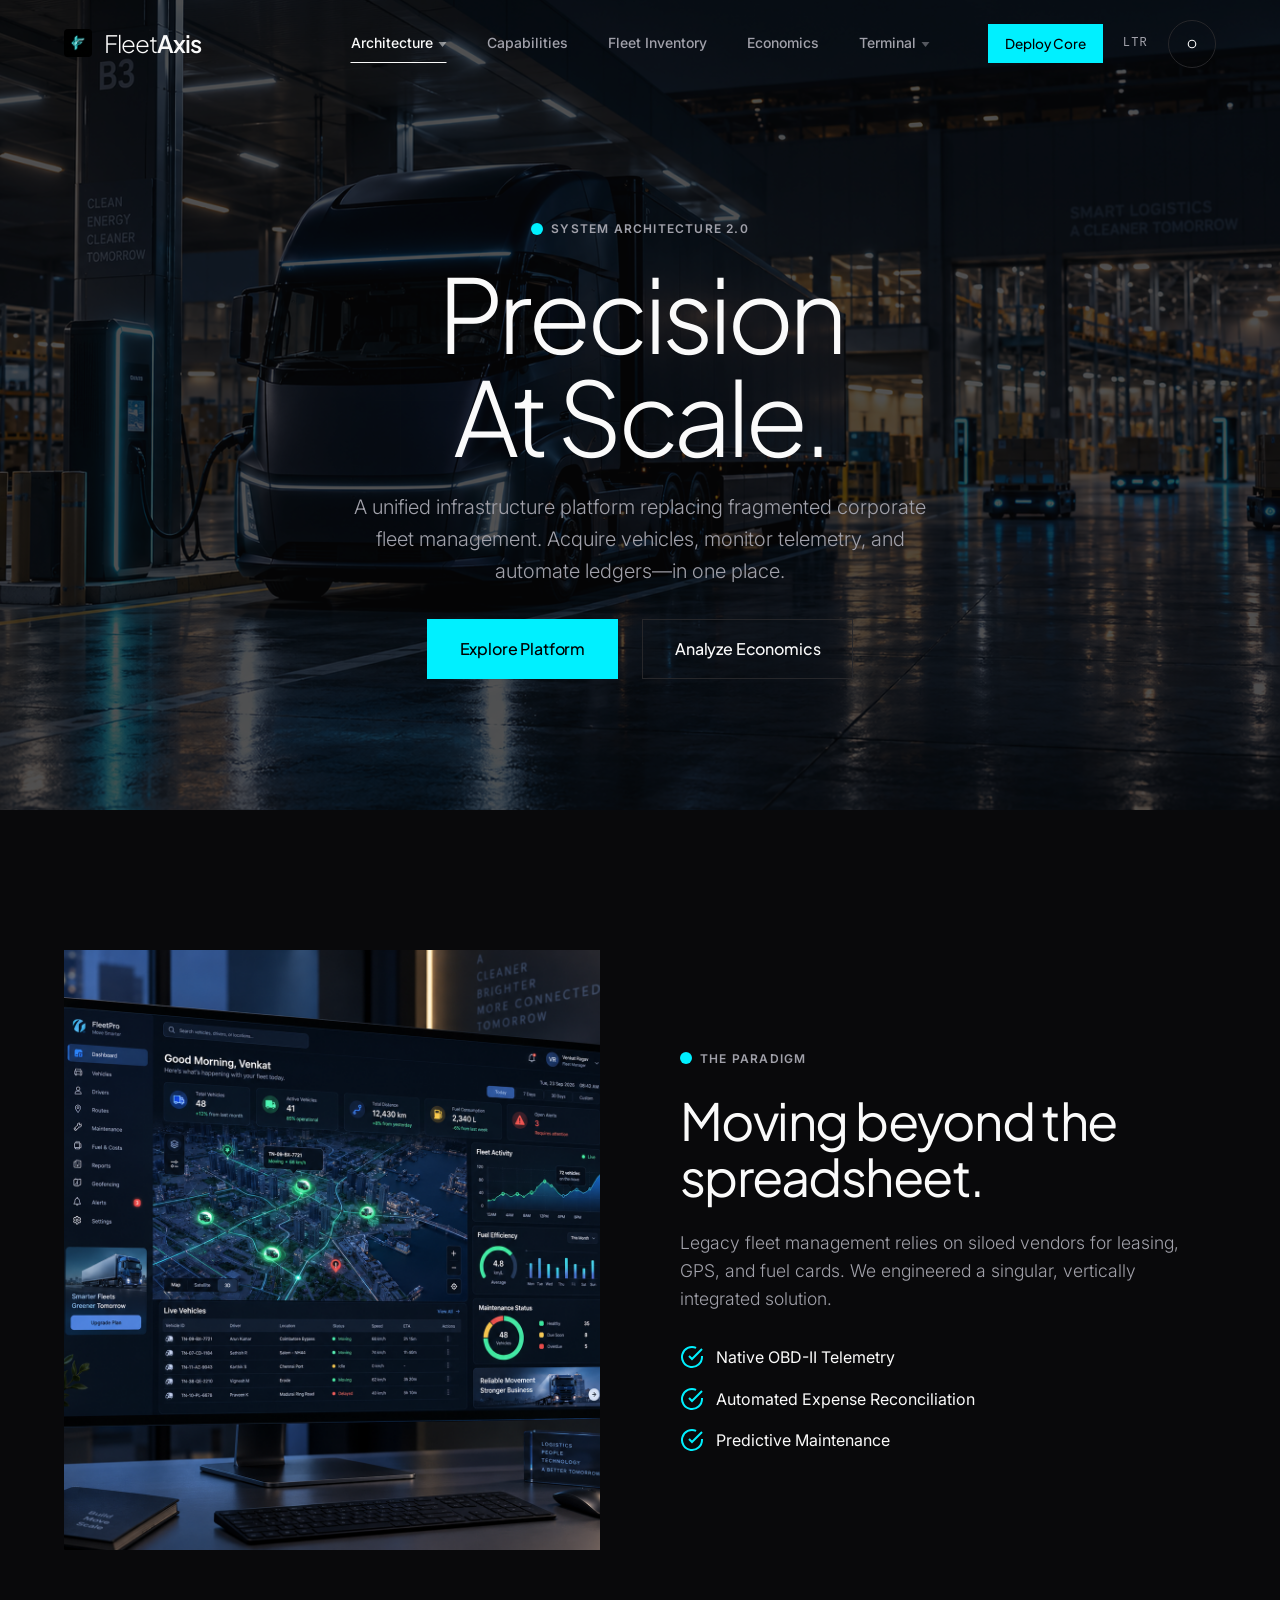
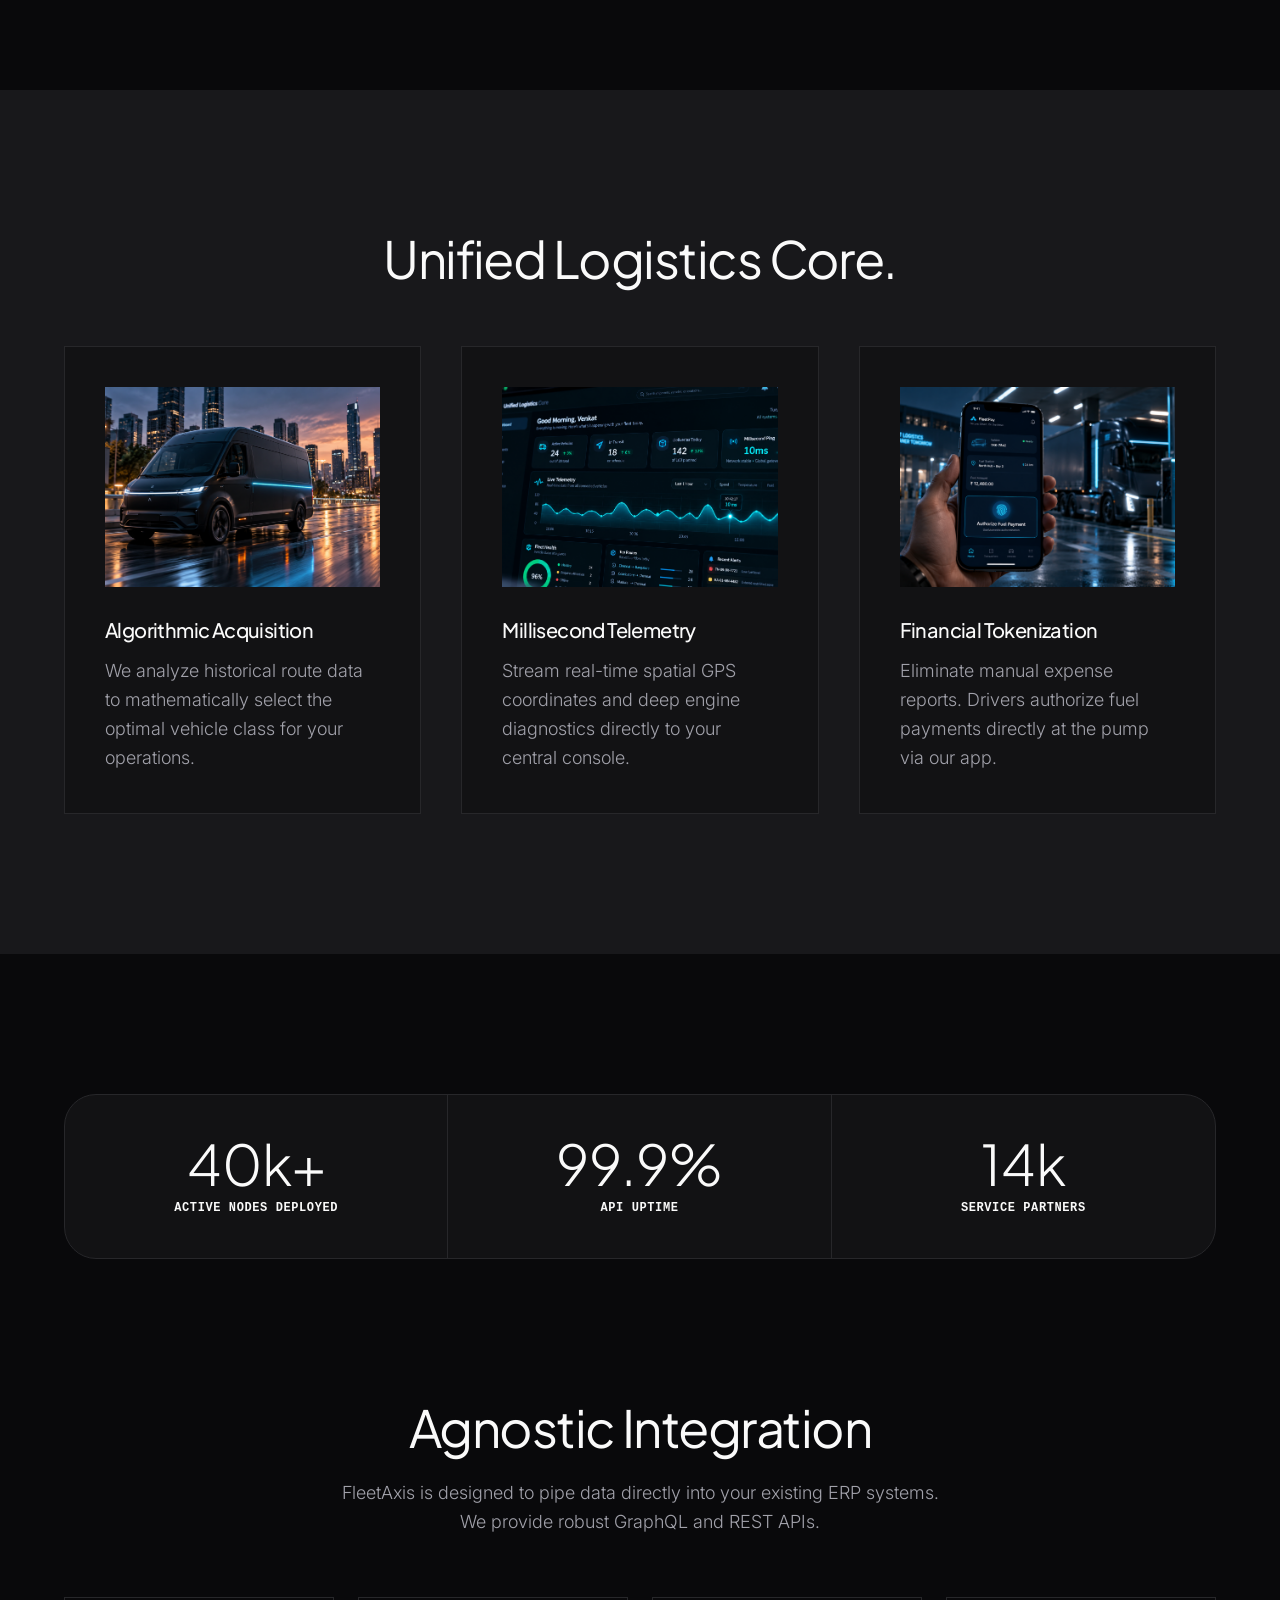
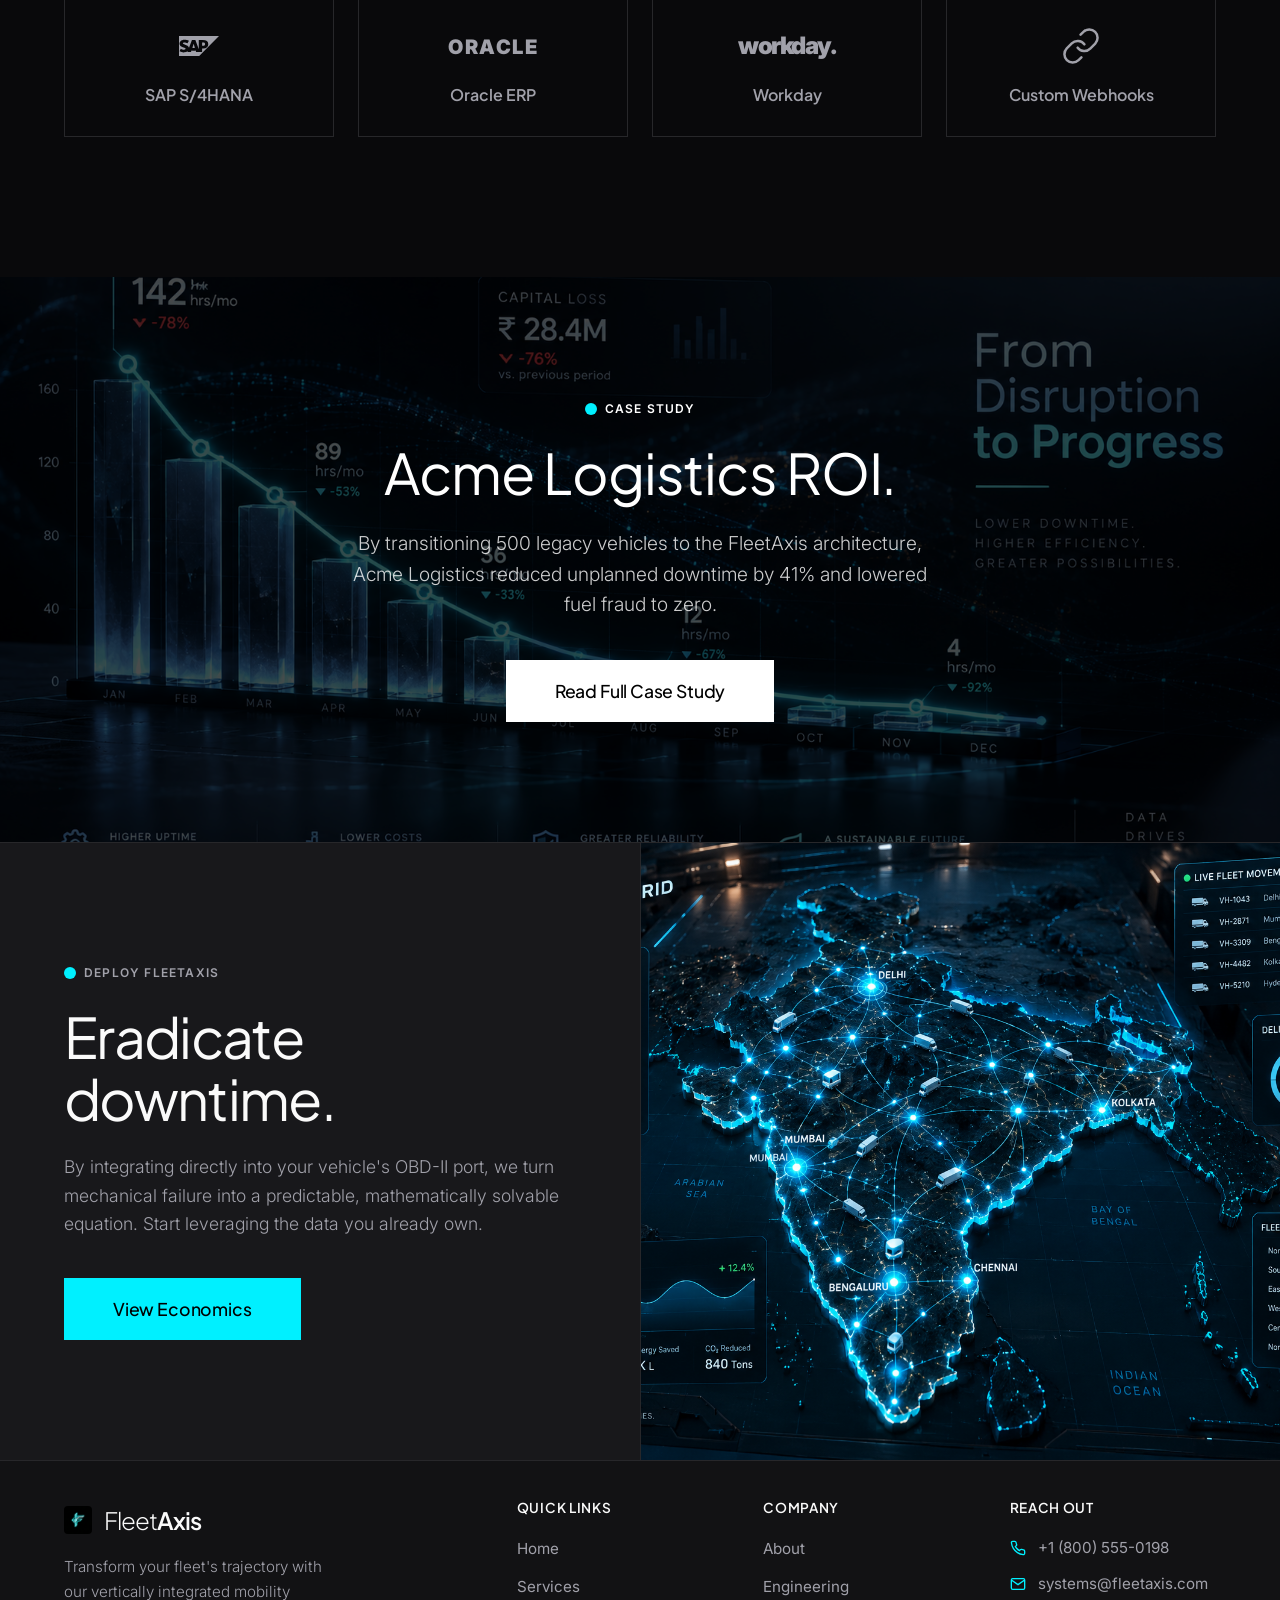
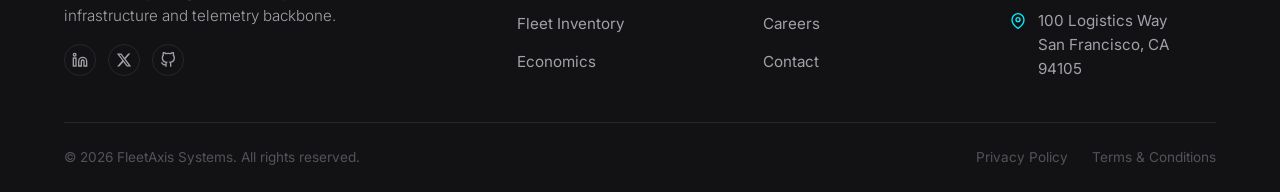
<file: index.html>
<!DOCTYPE html>
<html lang="en" dir="ltr" class="dark">
<head>
  <meta charset="UTF-8">
  <meta name="viewport" content="width=device-width, initial-scale=1.0">
  <title>FleetAxis | Intelligent Fleet Architecture</title>
  <link rel="stylesheet" href="css/style.css">
  <style>
    /* Premium Balanced Layout Styles */
    .hero-section { min-height: 90vh; display: flex; align-items: center; position: relative; padding-top: var(--header-h); overflow: hidden; }
    .hero-bg { position: absolute; inset: 0; background: url('images/hero-hub.png') center/cover no-repeat; opacity: 0.5; z-index: -1; filter: brightness(0.6); }
    
    .topo-grid { position: absolute; top: 0; left: 0; width: 100%; height: 100%; background-image: linear-gradient(rgba(255, 255, 255, 0.03) 1px, transparent 1px), linear-gradient(90deg, rgba(255, 255, 255, 0.03) 1px, transparent 1px); background-size: 100px 100px; pointer-events: none; }
    
    .lead-text { font-size: 1.25rem; line-height: 1.6; color: var(--text-muted); margin-bottom: 32px; font-weight: 300; }
    
    .feature-card { border: 1px solid var(--border-color); padding: 40px; background: var(--bg-surface); transition: transform 0.3s ease, border-color 0.3s ease; display: flex; flex-direction: column; height: 100%; }
    .feature-card:hover { border-color: var(--accent-cyan); transform: translateY(-4px); }
    
    .stat-block { text-align: center; padding: 40px 20px; border-right: 1px solid var(--border-color); }
    .stat-block:last-child { border-right: none; }
    .stat-number { font-family: 'Plus Jakarta Sans', sans-serif; font-size: 3.5rem; font-weight: 300; color: var(--text-base); line-height: 1; margin-bottom: 8px; }
    
    .integration-grid { display: grid; grid-template-columns: repeat(4, 1fr); gap: 24px; position: relative; margin-top: 40px; }
    .integration-node { border: 1px solid var(--border-color); padding: 24px; display: flex; flex-direction: column; gap: 16px; align-items: center; justify-content: center; min-height: 140px; font-family: 'Plus Jakarta Sans', sans-serif; font-weight: 600; font-size: 1rem; color: var(--text-muted); transition: all 0.3s; }
    .integration-node:hover { color: var(--text-base); border-color: var(--accent-cyan); transform: translateY(-4px); }
    .integration-node svg { color: var(--text-muted); transition: color 0.3s; }
    .integration-node:hover svg { color: var(--text-base); }
    
    @media (max-width: 900px) {
      .integration-grid { grid-template-columns: 1fr 1fr; }
      .stat-block { border-right: none; border-bottom: 1px solid var(--border-color); }
      .stat-block:last-child { border-bottom: none; }
    }
    @media (max-width: 480px) {
      .integration-grid { grid-template-columns: 1fr 1fr; gap: 12px; }
      .feature-card { padding: 24px; }
      .stat-number { font-size: 2.5rem; }
      .stat-block { padding: 24px 16px; }
      .hero-section .flex { flex-direction: column; gap: 12px; }
      .hero-section .flex .btn { width: 100%; justify-content: center; }
      .lead-text { font-size: 1rem; }
    }
  </style>
  <link rel="icon" type="image/jpeg" href="images/favicon.jpg">
</head>
<body>

  <!-- HEADER -->
  <header class="header">
    <div class="container header-inner">
      <a href="index.html" class="logo"><img src="images/favicon.jpg" alt="FleetAxis Logo" class="brand-logomark"><div>Fleet<strong>Axis</strong></div></a>
      <nav class="nav">
        <div class="nav-item">
          <a href="#" class="nav-link active">Architecture</a>
          <div class="dropdown">
            <a href="index.html" class="dropdown-item">Home 1 (Cinematic)</a>
            <a href="home2.html" class="dropdown-item">Home 2 (Swiss Grid)</a>
          </div>
        </div>
        <div class="nav-item"><a href="services.html" class="nav-link">Capabilities</a></div>
        <div class="nav-item"><a href="catalog.html" class="nav-link">Fleet Inventory</a></div>
        <div class="nav-item"><a href="pricing.html" class="nav-link">Economics</a></div>
        <div class="nav-item">
          <a href="login.html" class="nav-link">Terminal</a>
          <div class="dropdown">
            <a href="dashboard-user.html" class="dropdown-item">User Dashboard</a>
            <a href="dashboard-admin.html" class="dropdown-item">Admin Dashboard</a>
          </div>
        </div>
      </nav>
      <div class="header-controls">
        <a href="login.html" class="btn btn-primary" style="padding: 8px 16px; font-size: 0.85rem;">Deploy Core</a>
        <div class="dir-toggle" id="dirToggle">LTR</div>
        <button class="btn-icon theme-toggle" id="themeToggle"><svg width="18" height="18" viewBox="0 0 24 24" fill="none" stroke="currentColor" stroke-width="1.5"><circle cx="12" cy="12" r="5"></circle></svg></button>
        <button class="hamburger" id="hamburger" aria-label="Toggle menu">
          <span></span><span></span><span></span>
        </button>
      </div>
    </div>
  </header>

  <!-- MOBILE NAV DRAWER -->
  <nav class="mobile-nav" id="mobileNav" aria-label="Mobile navigation">
    <a href="index.html" class="mobile-nav-link active">Home 1 (Cinematic)</a>
    <a href="home2.html" class="mobile-nav-link">Home 2 (Swiss Grid)</a>
    <a href="services.html" class="mobile-nav-link">Capabilities</a>
    <a href="catalog.html" class="mobile-nav-link">Fleet Inventory</a>
    <a href="pricing.html" class="mobile-nav-link">Economics</a>
    <a href="login.html" class="mobile-nav-link">Terminal</a>
    <a href="dashboard-user.html" class="mobile-nav-sub">User Dashboard</a>
    <a href="dashboard-admin.html" class="mobile-nav-sub">Admin Dashboard</a>
    <div class="mobile-nav-cta">
      <a href="login.html" class="btn btn-primary" style="margin-bottom: 24px;">Deploy Core</a>
      <div style="display: flex; gap: 16px; align-items: center; justify-content: center;">
        <div class="dir-toggle">LTR</div>
        <button class="btn-icon theme-toggle" aria-label="Toggle dark/light mode" style="width: 36px; height: 36px; display: flex; align-items: center; justify-content: center;">
          <svg width="18" height="18" viewBox="0 0 24 24" fill="none" stroke="currentColor" stroke-width="1.5"><circle cx="12" cy="12" r="5"></circle></svg>
        </button>
      </div>
    </div>
  </nav>

  <main>
    <!-- SECTION 1: HERO (Balanced) -->
    <section class="hero-section">
      <div class="hero-bg"></div>
      <div class="topo-grid"></div>
      
      <div class="container relative z-10">
        <div style="text-align: center; display: flex; flex-direction: column; align-items: center; justify-content: center; width: 100%; max-width: 800px; margin: 0 auto;">
          <div class="reveal" style="display: flex; flex-direction: column; align-items: center; width: 100%;">
            <div class="label-mini" style="margin-bottom: 24px;">System Architecture 2.0</div>
            <h1 class="display-1" style="margin-bottom: 24px;">Precision <br>At Scale.</h1>
            <p class="lead-text" style="max-width: 600px; margin: 0 auto 32px;">
              A unified infrastructure platform replacing fragmented corporate fleet management. Acquire vehicles, monitor telemetry, and automate ledgers—in one place.
            </p>
            <div class="flex" style="gap: 24px; justify-content: center; width: 100%; flex-wrap: wrap;">
              <a href="services.html" class="btn btn-primary">Explore Platform</a>
              <a href="pricing.html" class="btn btn-outline">Analyze Economics</a>
            </div>
          </div>
        </div>
      </div>
    </section>

    <!-- SECTION 2: THE PARADIGM -->
    <section class="section">
      <div class="container">
        <div class="grid" style="grid-template-columns: 1fr 1fr; gap: 80px; align-items: center;">
          <div class="reveal">
            <div class="img-placeholder" style="height: 600px; padding: 0; overflow: hidden; border: none; background: transparent;">
              <img src="images/dashboard-isometric.png" alt="Fleet Manager Dashboard" style="width: 100%; height: 100%; object-fit: cover; display: block; border-radius: inherit;">
            </div>
          </div>
          
          <div class="reveal delay-1" style="max-width: 500px; width: 100%;">
            <div class="label-mini" style="margin-bottom: 24px;">The Paradigm</div>
            <h2 style="margin-bottom: 24px;">Moving beyond the spreadsheet.</h2>
            <p style="color: var(--text-muted); font-size: 1.1rem; line-height: 1.6; margin-bottom: 32px;">
              Legacy fleet management relies on siloed vendors for leasing, GPS, and fuel cards. We engineered a singular, vertically integrated solution.
            </p>
            <ul style="list-style: none; padding: 0; display: flex; flex-direction: column; gap: 16px;">
              <li style="display: flex; gap: 12px; align-items: flex-start;">
                <svg width="24" height="24" viewBox="0 0 24 24" fill="none" stroke="var(--accent-cyan)" stroke-width="2"><path d="M22 11.08V12a10 10 0 1 1-5.93-9.14"></path><polyline points="22 4 12 14.01 9 11.01"></polyline></svg>
                <span style="color: var(--text-base);">Native OBD-II Telemetry</span>
              </li>
              <li style="display: flex; gap: 12px; align-items: flex-start;">
                <svg width="24" height="24" viewBox="0 0 24 24" fill="none" stroke="var(--accent-cyan)" stroke-width="2"><path d="M22 11.08V12a10 10 0 1 1-5.93-9.14"></path><polyline points="22 4 12 14.01 9 11.01"></polyline></svg>
                <span style="color: var(--text-base);">Automated Expense Reconciliation</span>
              </li>
              <li style="display: flex; gap: 12px; align-items: flex-start;">
                <svg width="24" height="24" viewBox="0 0 24 24" fill="none" stroke="var(--accent-cyan)" stroke-width="2"><path d="M22 11.08V12a10 10 0 1 1-5.93-9.14"></path><polyline points="22 4 12 14.01 9 11.01"></polyline></svg>
                <span style="color: var(--text-base);">Predictive Maintenance</span>
              </li>
            </ul>
          </div>
        </div>
      </div>
    </section>

    <!-- SECTION 3: CORE SOLUTIONS (Cards) -->
    <section class="section" style="background: var(--bg-surface-2);">
      <div class="container">
        <h2 class="reveal" style="margin-bottom: 60px; text-align: center;">Unified Logistics Core.</h2>
        
        <div class="grid" style="grid-template-columns: repeat(3, 1fr); gap: 40px;">
          <div class="feature-card reveal delay-1">
            <div class="img-placeholder" style="height: 200px; margin-bottom: 32px; border-radius: var(--r-md); padding: 0; overflow: hidden; border: none; background: transparent;">
              <img src="images/cargo-van.png" alt="Cargo Van" style="width: 100%; height: 100%; object-fit: cover; display: block; border-radius: inherit;">
            </div>
            <h3 style="margin-bottom: 16px; font-size: 1.25rem;">Algorithmic Acquisition</h3>
            <p style="color: var(--text-muted); line-height: 1.6; margin: 0;">We analyze historical route data to mathematically select the optimal vehicle class for your operations.</p>
          </div>
          
          <div class="feature-card reveal delay-2">
            <div class="img-placeholder" style="height: 200px; margin-bottom: 32px; border-radius: var(--r-md); padding: 0; overflow: hidden; border: none; background: transparent;">
              <img src="images/ui-snapshot.png" alt="Dashboard UI" style="width: 100%; height: 100%; object-fit: cover; display: block; border-radius: inherit;">
            </div>
            <h3 style="margin-bottom: 16px; font-size: 1.25rem;">Millisecond Telemetry</h3>
            <p style="color: var(--text-muted); line-height: 1.6; margin: 0;">Stream real-time spatial GPS coordinates and deep engine diagnostics directly to your central console.</p>
          </div>
          
          <div class="feature-card reveal delay-3">
            <div class="img-placeholder" style="height: 200px; margin-bottom: 32px; border-radius: var(--r-md); padding: 0; overflow: hidden; border: none; background: transparent;">
              <img src="images/mobile-app.png" alt="Mobile App" style="width: 100%; height: 100%; object-fit: cover; display: block; border-radius: inherit;">
            </div>
            <h3 style="margin-bottom: 16px; font-size: 1.25rem;">Financial Tokenization</h3>
            <p style="color: var(--text-muted); line-height: 1.6; margin: 0;">Eliminate manual expense reports. Drivers authorize fuel payments directly at the pump via our app.</p>
          </div>
        </div>
      </div>
    </section>

    <!-- SECTION 4: METRICS -->
    <section class="section">
      <div class="container">
        <div class="grid reveal" style="border: 1px solid var(--border-color); background: var(--bg-surface); border-radius: var(--r-xl); grid-template-columns: repeat(3, 1fr);">
          <div class="stat-block">
            <div class="stat-number">40k+</div>
            <div class="font-mono text-xs text-muted">ACTIVE NODES DEPLOYED</div>
          </div>
          <div class="stat-block">
            <div class="stat-number">99.9%</div>
            <div class="font-mono text-xs text-muted">API UPTIME</div>
          </div>
          <div class="stat-block" style="border-right: none;">
            <div class="stat-number">14k</div>
            <div class="font-mono text-xs text-muted">SERVICE PARTNERS</div>
          </div>
        </div>
      </div>
    </section>

    <!-- SECTION 5: INTEGRATION -->
    <section class="section" style="padding-top: 0;">
      <div class="container">
        <div class="reveal" style="text-align: center; width: 100%; max-width: 600px; margin: 0 auto 60px;">
          <h2 style="margin-bottom: 24px;">Agnostic Integration</h2>
          <p style="color: var(--text-muted);">FleetAxis is designed to pipe data directly into your existing ERP systems. We provide robust GraphQL and REST APIs.</p>
        </div>
        <div class="integration-grid reveal delay-1">
          <div class="integration-node">
            <svg width="40" height="40" viewBox="0 0 24 24" fill="currentColor"><path d="M0 6.064v11.872h12.13L24 6.064zm3.264 2.208h.005c.863.001 1.915.245 2.676.633l-.82 1.43c-.835-.404-1.255-.442-1.73-.467-.708-.038-1.064.215-1.069.488-.007.332.669.633 1.305.838.964.306 2.19.715 2.377 1.9L7.77 8.437h2.046l2.064 5.576-.007-5.575h2.37c2.257 0 3.318.764 3.318 2.519 0 1.575-1.09 2.514-2.936 2.514h-.763l-.01 2.094-3.588-.003-.25-.908c-.37.122-.787.189-1.23.189-.456 0-.885-.071-1.263-.2l-.358.919-2 .006.09-.462c-.029.025-.057.05-.087.074-.535.43-1.208.629-2.037.644l-.213.002a5.075 5.075 0 0 1-2.581-.675l.73-1.448c.79.467 1.286.572 1.956.558.347-.007.598-.07.761-.239a.557.557 0 0 0 .156-.369c.007-.376-.53-.553-1.185-.756-.531-.164-1.135-.389-1.606-.735-.559-.41-.825-.924-.812-1.65a1.99 1.99 0 0 1 .566-1.377c.519-.537 1.357-.863 2.363-.863zm10.597 1.67v1.904h.521c.694 0 1.247-.23 1.248-.964 0-.709-.554-.94-1.248-.94zm-5.087.767l-.748 2.362c.223.085.481.133.757.133.268 0 .52-.047.742-.126l-.736-2.37z"/></svg>
            <span>SAP S/4HANA</span>
          </div>
          <div class="integration-node">
            <svg width="100" height="40" viewBox="0 0 100 40" fill="currentColor"><text x="50" y="28" font-family="'Inter', sans-serif" font-weight="900" font-size="20" letter-spacing="1.5" text-anchor="middle">ORACLE</text></svg>
            <span>Oracle ERP</span>
          </div>
          <div class="integration-node">
            <svg width="100" height="40" viewBox="0 0 100 40" fill="currentColor"><text x="50" y="28" font-family="'Inter', sans-serif" font-weight="900" font-size="24" letter-spacing="-1.5" text-anchor="middle">workday.</text></svg>
            <span>Workday</span>
          </div>
          <div class="integration-node">
            <svg width="40" height="40" viewBox="0 0 24 24" fill="none" stroke="currentColor" stroke-width="1.5" stroke-linecap="round" stroke-linejoin="round"><path d="M10 13a5 5 0 0 0 7.54.54l3-3a5 5 0 0 0-7.07-7.07l-1.72 1.71"></path><path d="M14 11a5 5 0 0 0-7.54-.54l-3 3a5 5 0 0 0 7.07 7.07l1.71-1.71"></path></svg>
            <span>Custom Webhooks</span>
          </div>
        </div>
      </div>
    </section>

    <!-- SECTION 6: ROI CASE STUDY -->
    <section class="section" style="position: relative; overflow: hidden; padding: 120px 0; display: flex; align-items: center; justify-content: center; background: #000;">
      <!-- Background Image -->
      <div style="position: absolute; inset: 0; background: url('images/roi-chart.png') center/cover no-repeat; opacity: 0.5; z-index: 1; filter: brightness(0.6);"></div>
      
      <div class="container relative" style="z-index: 2; text-align: center; display: flex; flex-direction: column; align-items: center; width: 100%;">
        <div class="reveal" style="width: 100%;">
          <div class="label-mini" style="margin-bottom: 24px; border-color: rgba(255,255,255,0.2); color: #fff;">Case Study</div>
          <h2 style="margin-bottom: 24px; font-size: clamp(2rem, 8vw, 3.5rem); color: #fff; letter-spacing: -0.02em;">Acme Logistics ROI.</h2>
          <p style="color: rgba(255,255,255,0.8); margin-bottom: 40px; line-height: 1.6; max-width: 600px; margin-inline: auto; font-size: 1.2rem;">
            By transitioning 500 legacy vehicles to the FleetAxis architecture, Acme Logistics reduced unplanned downtime by 41% and lowered fuel fraud to zero.
          </p>
          <a href="#" class="btn btn-primary" style="padding: 16px 48px; font-size: 1.1rem; background: #fff; color: #000; border-color: #fff;">Read Full Case Study</a>
        </div>
      </div>
    </section>

    <!-- SECTION 7: CTA -->
    <section class="section" style="padding: 0; background: var(--bg-surface-2); border-top: 1px solid var(--border-color);">
      <div class="grid" style="grid-template-columns: 1fr 1fr; align-items: stretch;">
        <div class="reveal" style="padding: 120px 5vw; display: flex; flex-direction: column; justify-content: center; width: 100%;">
          <div class="label-mini" style="margin-bottom: 24px;">Deploy FleetAxis</div>
          <h2 class="display-2" style="margin-bottom: 24px; font-size: clamp(2rem, 8vw, 3.5rem);">Eradicate downtime.</h2>
          <p style="color: var(--text-muted); margin-bottom: 40px; font-size: 1.1rem; max-width: 500px; line-height: 1.6;">
            By integrating directly into your vehicle's OBD-II port, we turn mechanical failure into a predictable, mathematically solvable equation. Start leveraging the data you already own.
          </p>
          <div>
            <a href="pricing.html" class="btn btn-primary" style="padding: 16px 48px; font-size: 1.1rem;">View Economics</a>
          </div>
        </div>
        <div class="reveal delay-1" style="display: flex; align-items: stretch; justify-content: center;">
          <div class="img-placeholder" style="width: 100%; height: 100%; min-height: 500px; border: none; border-left: 1px solid var(--border-color); border-radius: 0; background: rgba(0, 240, 255, 0.02); padding: 0; overflow: hidden;">
            <img src="images/command-map.png" alt="Command Center Node Map" style="width: 100%; height: 100%; object-fit: cover; display: block; border-radius: inherit;">
          </div>
        </div>
      </div>
    </section>

  </main>

  <!-- FOOTER (Preserved Enhanced Version) -->
  <footer class="footer">
    <div class="container">
      <div class="footer-grid">
        <div class="footer-col" style="max-width: 280px;">
          <a href="index.html" class="logo" style="margin-bottom: 16px;"><img src="images/favicon.jpg" alt="FleetAxis Logo" class="brand-logomark"><div>Fleet<strong>Axis</strong></div></a>
          <p style="font-size: 0.95rem; color: var(--text-muted); line-height: 1.6;">
            Transform your fleet's trajectory with our vertically integrated mobility infrastructure and telemetry backbone.
          </p>
          <div class="social-links" style="margin-top: 16px;">
            <a href="#" class="social-icon" aria-label="LinkedIn"><svg width="16" height="16" viewBox="0 0 24 24" fill="none" stroke="currentColor" stroke-width="2"><path d="M16 8a6 6 0 0 1 6 6v7h-4v-7a2 2 0 0 0-2-2 2 2 0 0 0-2 2v7h-4v-7a6 6 0 0 1 6-6z"></path><rect x="2" y="9" width="4" height="12"></rect><circle cx="4" cy="4" r="2"></circle></svg></a>
            <a href="#" class="social-icon" aria-label="X (Twitter)"><svg width="16" height="16" viewBox="0 0 24 24" fill="currentColor" stroke="none"><path d="M18.244 2.25h3.308l-7.227 8.26 8.502 11.24H16.17l-5.214-6.817L4.99 21.75H1.68l7.73-8.835L1.254 2.25H8.08l4.713 6.231zm-1.161 17.52h1.833L7.084 4.126H5.117z"></path></svg></a>
            <a href="#" class="social-icon" aria-label="GitHub"><svg width="16" height="16" viewBox="0 0 24 24" fill="none" stroke="currentColor" stroke-width="2"><path d="M9 19c-5 1.5-5-2.5-7-3m14 6v-3.87a3.37 3.37 0 0 0-.94-2.61c3.14-.35 6.44-1.54 6.44-7A5.44 5.44 0 0 0 20 4.77 5.07 5.07 0 0 0 19.91 1S18.73.65 16 2.48a13.38 13.38 0 0 0-7 0C6.27.65 5.09 1 5.09 1A5.07 5.07 0 0 0 5 4.77a5.44 5.44 0 0 0-1.5 3.78c0 5.42 3.3 6.61 6.44 7A3.37 3.37 0 0 0 9 18.13V22"></path></svg></a>
          </div>
        </div>
        
        <div class="footer-col">
          <h6>Quick Links</h6>
          <ul>
            <li><a href="index.html">Home</a></li>
            <li><a href="services.html">Services</a></li>
            <li><a href="catalog.html">Fleet Inventory</a></li>
            <li><a href="pricing.html">Economics</a></li>
          </ul>
        </div>
        
        <div class="footer-col">
          <h6>Company</h6>
          <ul>
            <li><a href="#">About</a></li>
            <li><a href="#">Engineering</a></li>
            <li><a href="#">Careers</a></li>
            <li><a href="#">Contact</a></li>
          </ul>
        </div>
        
        <div class="footer-col">
          <h6>Reach Out</h6>
          <ul class="contact-list">
            <li>
              <svg width="16" height="16" viewBox="0 0 24 24" fill="none" stroke="currentColor" stroke-width="2"><path d="M22 16.92v3a2 2 0 0 1-2.18 2 19.79 19.79 0 0 1-8.63-3.07 19.5 19.5 0 0 1-6-6 19.79 19.79 0 0 1-3.07-8.67A2 2 0 0 1 4.11 2h3a2 2 0 0 1 2 1.72 12.84 12.84 0 0 0 .7 2.81 2 2 0 0 1-.45 2.11L8.09 9.91a16 16 0 0 0 6 6l1.27-1.27a2 2 0 0 1 2.11-.45 12.84 12.84 0 0 0 2.81.7A2 2 0 0 1 22 16.92z"></path></svg>
              <span>+1 (800) 555-0198</span>
            </li>
            <li>
              <svg width="16" height="16" viewBox="0 0 24 24" fill="none" stroke="currentColor" stroke-width="2"><path d="M4 4h16c1.1 0 2 .9 2 2v12c0 1.1-.9 2-2 2H4c-1.1 0-2-.9-2-2V6c0-1.1.9-2 2-2z"></path><polyline points="22,6 12,13 2,6"></polyline></svg>
              <a href="mailto:systems@fleetaxis.com">systems@fleetaxis.com</a>
            </li>
            <li>
              <svg width="16" height="16" viewBox="0 0 24 24" fill="none" stroke="currentColor" stroke-width="2"><path d="M21 10c0 7-9 13-9 13s-9-6-9-13a9 9 0 0 1 18 0z"></path><circle cx="12" cy="10" r="3"></circle></svg>
              <span style="line-height: 1.6;">100 Logistics Way<br>San Francisco, CA 94105</span>
            </li>
          </ul>
        </div>
      </div>
      
      <div class="footer-bottom">
        <div>&copy; 2026 FleetAxis Systems. All rights reserved.</div>
        <div class="footer-bottom-links">
          <a href="#">Privacy Policy</a>
          <a href="#">Terms & Conditions</a>
        </div>
      </div>
    </div>
  </footer>

  <script src="js/main.js"></script>
</body>
</html>
</file>
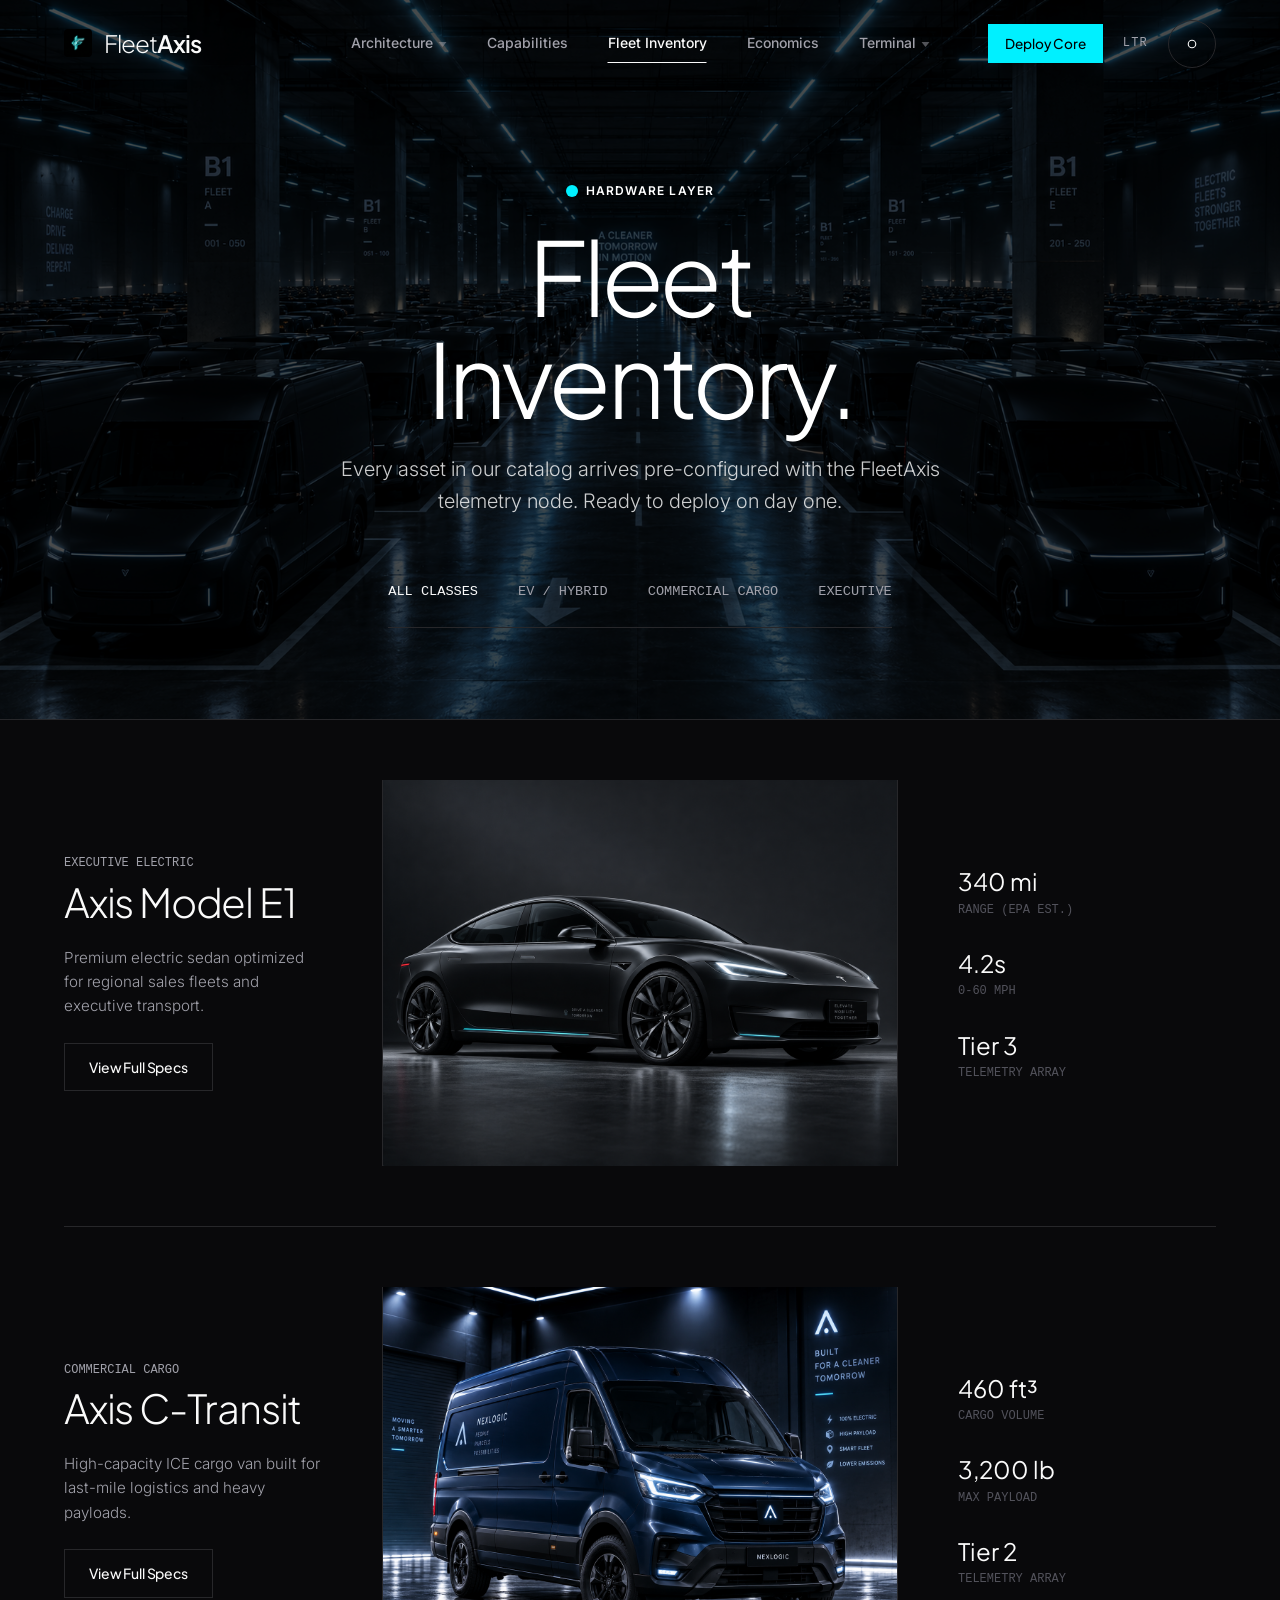
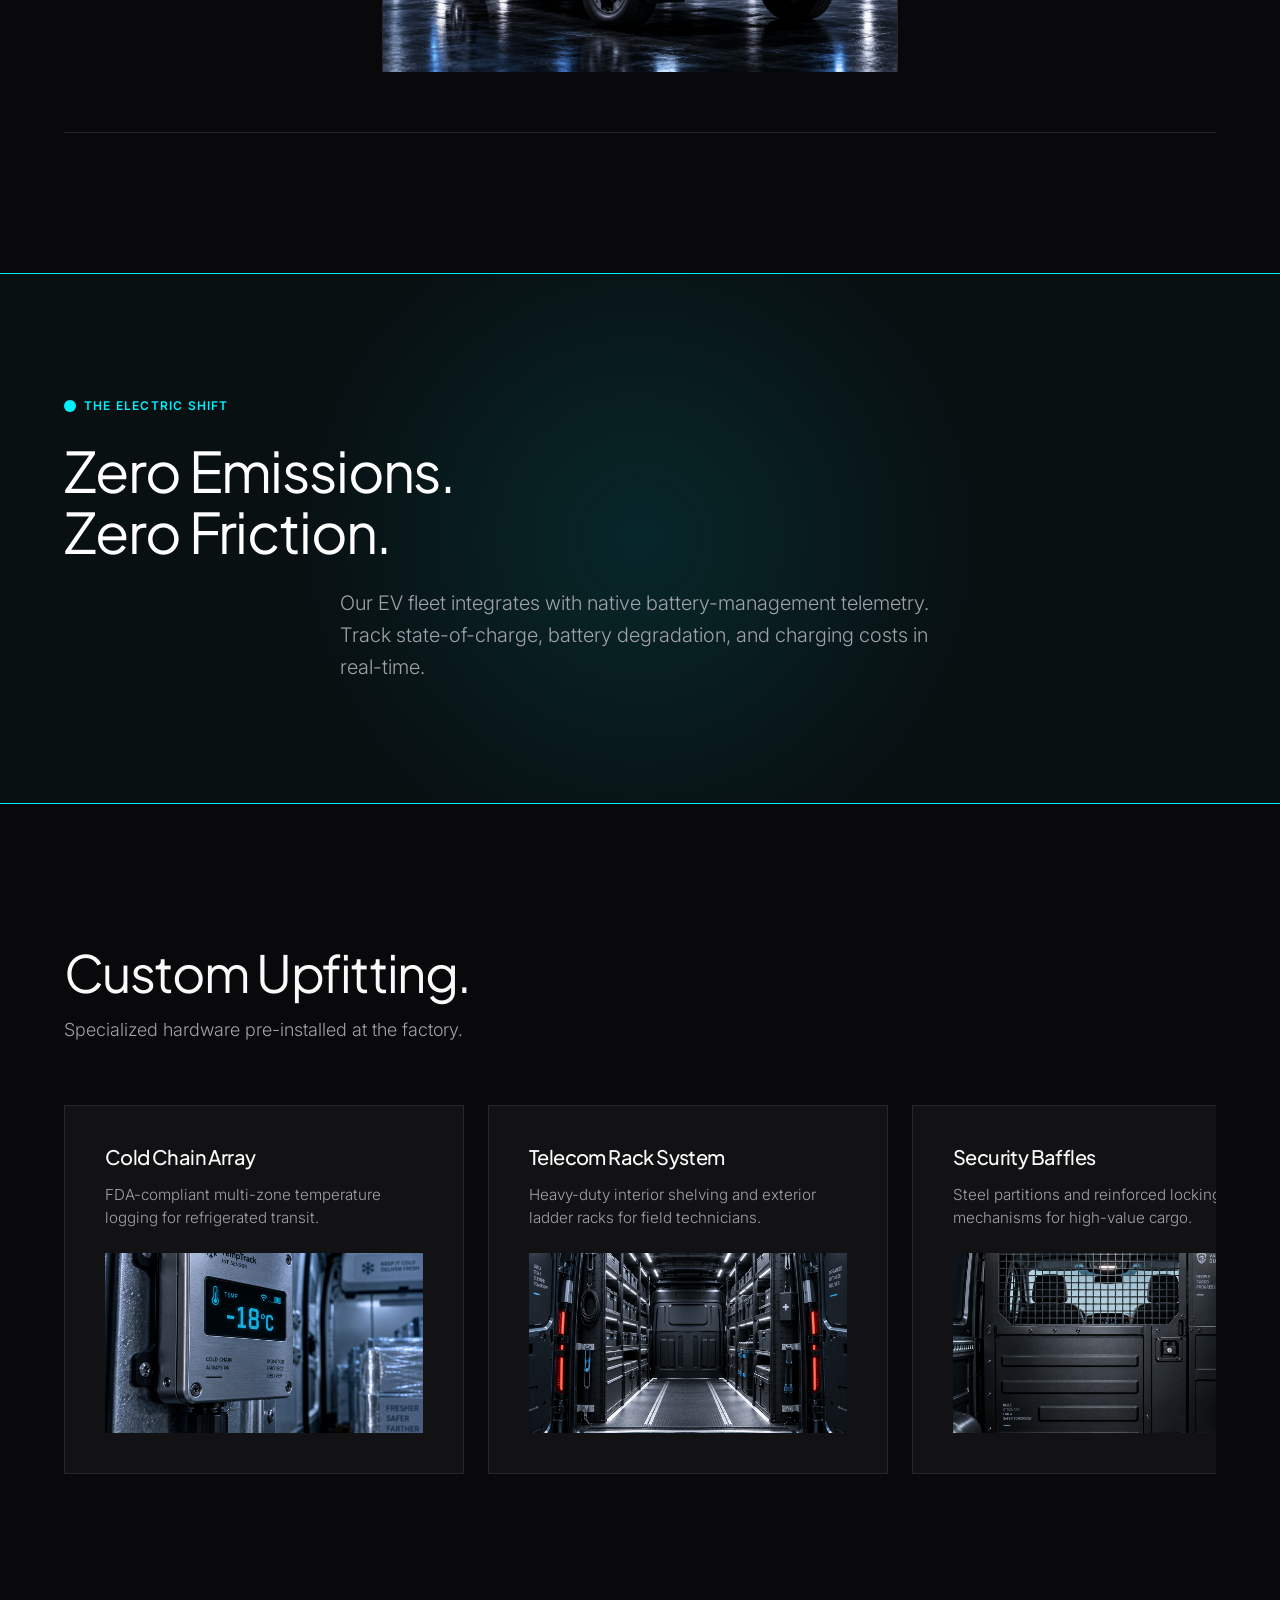
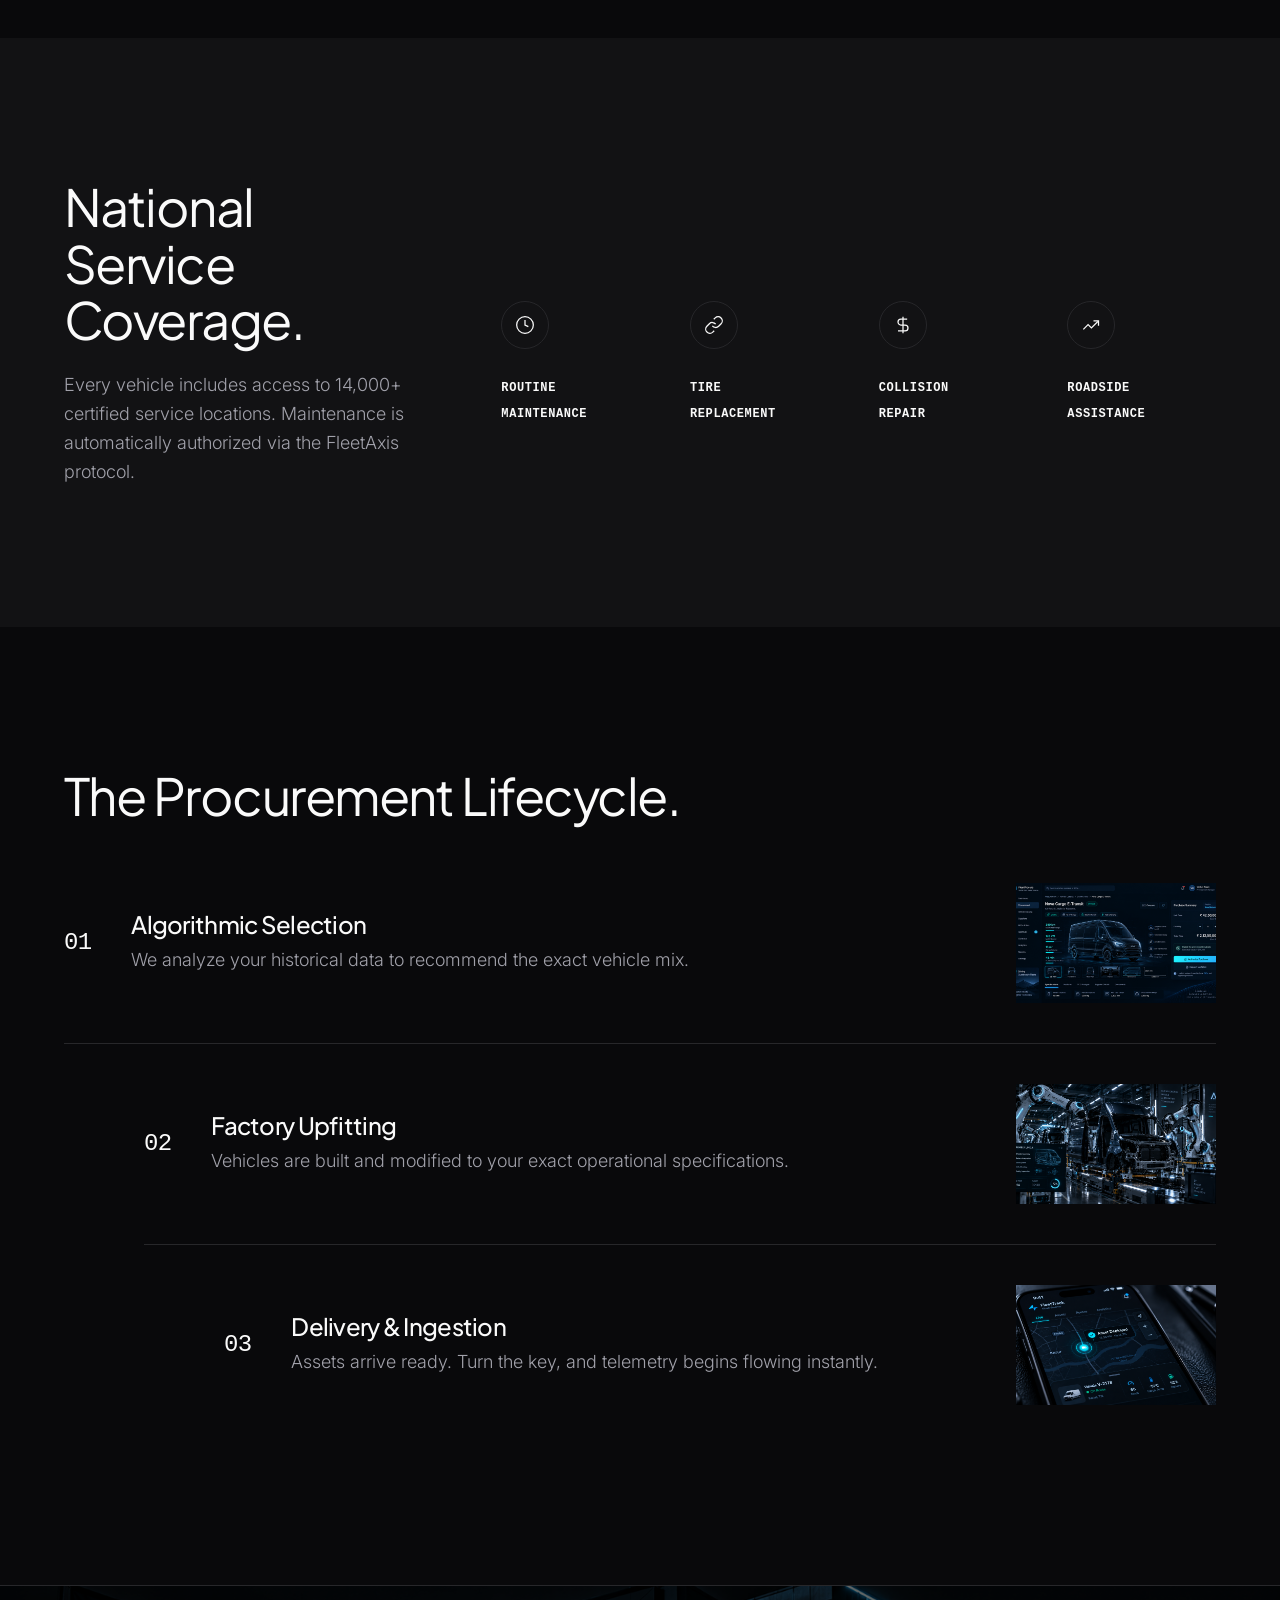
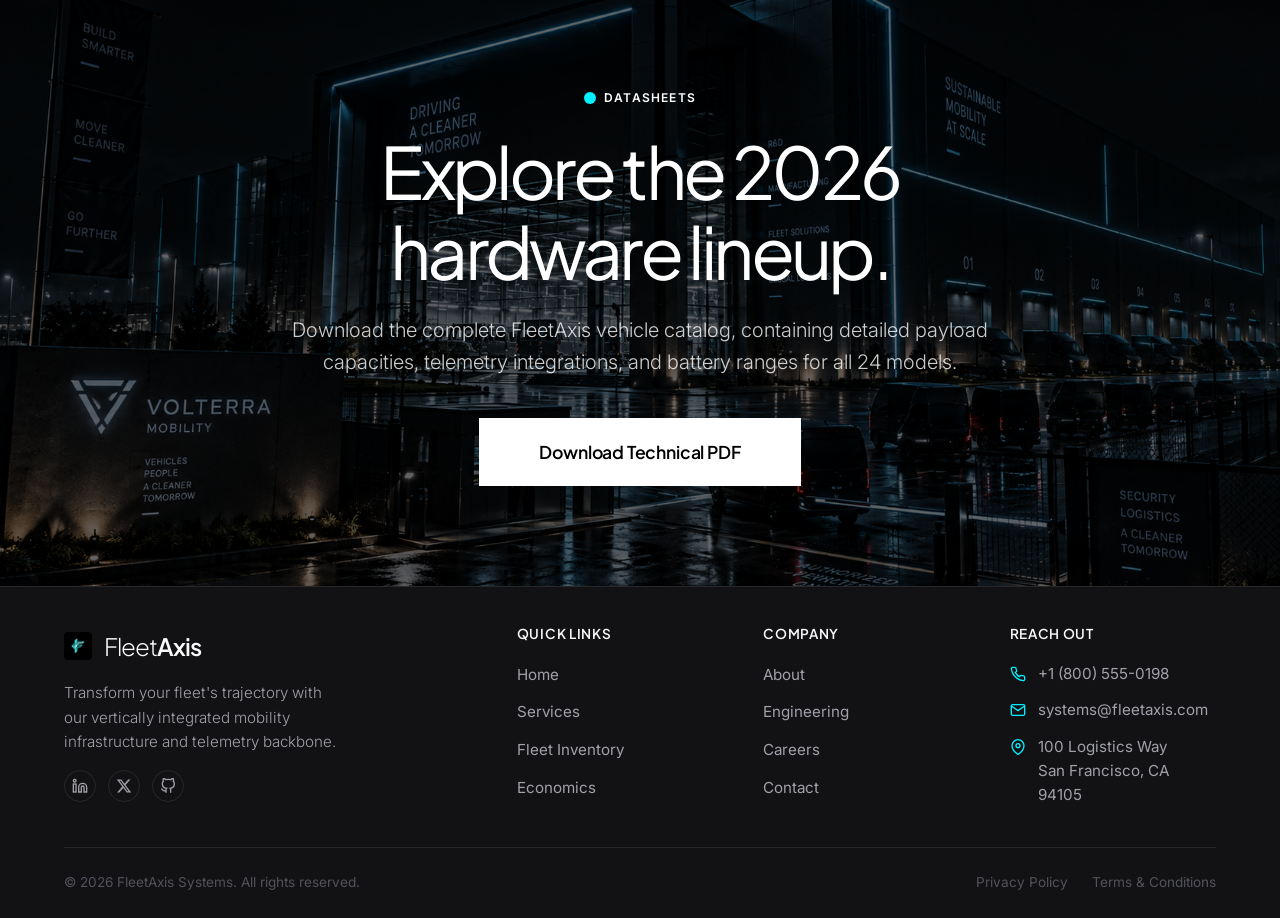
<file: catalog.html>
<!DOCTYPE html>
<html lang="en" dir="ltr" class="dark">
<head>
  <meta charset="UTF-8">
  <meta name="viewport" content="width=device-width, initial-scale=1.0">
  <title>Fleet Inventory | FleetAxis</title>
  <link rel="stylesheet" href="css/style.css">
  <style>
    /* Catalog Specific Bespoke Styles */
    .catalog-header { padding-top: calc(var(--header-h) + 80px); padding-bottom: 80px; border-bottom: 1px solid var(--border-color); }
    .filter-row { display: flex; gap: 40px; padding: 24px 0; border-bottom: 1px solid var(--border-color); }
    .filter-btn { font-family: 'SFMono-Regular', monospace; font-size: 0.85rem; text-transform: uppercase; color: var(--text-muted); transition: color 0.3s; }
    .filter-btn.active, .filter-btn:hover { color: var(--text-base); }
    
    .lead-text { font-size: 1.25rem; line-height: 1.6; color: var(--text-muted); margin-bottom: 32px; font-weight: 300; }

    /* S2: List View */
    .vehicle-list { display: flex; flex-direction: column; }
    .vehicle-row { display: grid; grid-template-columns: 1.5fr 3fr 1.5fr; gap: 60px; align-items: stretch; padding: 60px 0; border-bottom: 1px solid var(--border-color); transition: background 0.4s; }
    .vehicle-row:hover { background: rgba(255, 255, 255, 0.02); }
    .v-meta { display: flex; flex-direction: column; gap: 8px; justify-content: center; }
    .v-class { font-family: 'SFMono-Regular', monospace; font-size: 0.75rem; color: var(--text-muted); text-transform: uppercase; }
    .v-name { font-family: 'Plus Jakarta Sans', sans-serif; font-size: 2.5rem; font-weight: 300; line-height: 1; color: var(--text-base); margin-bottom: 16px; }
    .v-specs { display: flex; flex-direction: column; gap: 24px; justify-content: center; }
    .spec-item { display: flex; flex-direction: column; }
    .spec-val { font-family: 'Plus Jakarta Sans', sans-serif; font-size: 1.5rem; color: var(--text-base); }
    .spec-label { font-family: 'SFMono-Regular', monospace; font-size: 0.75rem; color: var(--text-faint); text-transform: uppercase; }
    
    /* S3: EV Highlight */
    .ev-highlight { background: rgba(0, 240, 255, 0.03); border-top: 1px solid var(--accent-cyan); border-bottom: 1px solid var(--accent-cyan); padding: 120px 0; position: relative; overflow: hidden; }
    .ev-glow { position: absolute; top: 50%; left: 50%; transform: translate(-50%, -50%); width: 800px; height: 800px; background: radial-gradient(circle, rgba(0,240,255,0.1), transparent 60%); pointer-events: none; }

    /* S4: Horizontal Upfitting */
    .upfit-scroll { display: flex; gap: 24px; overflow-x: auto; padding-bottom: 24px; scroll-snap-type: x mandatory; }
    .upfit-card { scroll-snap-align: start; flex: 0 0 400px; height: auto; border: 1px solid var(--border-color); background: var(--bg-surface); padding: 40px; display: flex; flex-direction: column; justify-content: flex-start; }

    /* S5: Maintenance Grid */
    .maint-grid { display: grid; grid-template-columns: repeat(4, 1fr); gap: 40px; margin-top: 60px; }
    .maint-icon { width: 48px; height: 48px; border: 1px solid var(--border-color); display: flex; align-items: center; justify-content: center; margin-bottom: 24px; border-radius: 50%; }

    /* S6: Step Ladder */
    .ladder { display: flex; flex-direction: column; gap: 40px; margin-top: 60px; }
    .ladder-step { display: flex; gap: 40px; border-bottom: 1px solid var(--border-color); padding-bottom: 40px; align-items: center; }
    .ladder-step:nth-child(2) { margin-left: 80px; }
    .ladder-step:nth-child(3) { margin-left: 160px; }
    
    @media (max-width: 900px) {
      .vehicle-row { grid-template-columns: 1fr; gap: 32px; padding: 40px 0; }
      .upfit-card { flex: 0 0 85vw; }
      .maint-grid { grid-template-columns: 1fr; gap: 24px; }
      .ladder-step { flex-direction: column; align-items: flex-start; gap: 16px; margin-left: 0 !important; }
    }
    @media (max-width: 480px) {
      .catalog-header { padding-top: calc(var(--header-h) + 48px); padding-bottom: 48px; }
      .filter-row { overflow-x: auto; gap: 20px; padding: 16px 0; white-space: nowrap; }
      .v-name { font-size: 1.8rem; }
      .upfit-card { flex: 0 0 90vw; padding: 24px; }
      .ev-highlight { padding: 60px 0; }
      .action-cta { margin: 60px auto; padding: 32px 16px; }
      .lead-text { font-size: 1rem; }
    }

    /* S7: Floating Action CTA */
    .action-cta { margin: 120px auto; max-width: 800px; background: var(--bg-surface-2); border: 1px solid var(--text-base); padding: 60px; text-align: center; border-radius: var(--r-xl); }
  </style>
  <link rel="icon" type="image/jpeg" href="images/favicon.jpg">
</head>
<body>

  <header class="header">
    <div class="container header-inner">
      <a href="index.html" class="logo"><img src="images/favicon.jpg" alt="FleetAxis Logo" class="brand-logomark"><div>Fleet<strong>Axis</strong></div></a>
      <nav class="nav">
        <div class="nav-item">
          <a href="#" class="nav-link">Architecture</a>
          <div class="dropdown">
            <a href="index.html" class="dropdown-item">Home 1 (Cinematic)</a>
            <a href="home2.html" class="dropdown-item">Home 2 (Swiss Grid)</a>
          </div>
        </div>
        <div class="nav-item"><a href="services.html" class="nav-link">Capabilities</a></div>
        <div class="nav-item"><a href="catalog.html" class="nav-link active">Fleet Inventory</a></div>
        <div class="nav-item"><a href="pricing.html" class="nav-link">Economics</a></div>
        <div class="nav-item">
          <a href="login.html" class="nav-link">Terminal</a>
          <div class="dropdown">
            <a href="dashboard-user.html" class="dropdown-item">User Dashboard</a>
            <a href="dashboard-admin.html" class="dropdown-item">Admin Dashboard</a>
          </div>
        </div>
      </nav>
      <div class="header-controls">
        <a href="login.html" class="btn btn-primary" style="padding: 8px 16px; font-size: 0.85rem;">Deploy Core</a>
        <div class="dir-toggle" id="dirToggle">LTR</div>
        <button class="btn-icon theme-toggle" id="themeToggle"><svg width="18" height="18" viewBox="0 0 24 24" fill="none" stroke="currentColor" stroke-width="1.5"><circle cx="12" cy="12" r="5"></circle></svg></button>
        <button class="hamburger" id="hamburger" aria-label="Toggle menu">
          <span></span><span></span><span></span>
        </button>
      </div>
    </div>
  </header>

  <!-- MOBILE NAV DRAWER -->
  <nav class="mobile-nav" id="mobileNav" aria-label="Mobile navigation">
    <a href="index.html" class="mobile-nav-link">Home 1 (Cinematic)</a>
    <a href="home2.html" class="mobile-nav-link">Home 2 (Swiss Grid)</a>
    <a href="services.html" class="mobile-nav-link">Capabilities</a>
    <a href="catalog.html" class="mobile-nav-link active">Fleet Inventory</a>
    <a href="pricing.html" class="mobile-nav-link">Economics</a>
    <a href="login.html" class="mobile-nav-link">Terminal</a>
    <a href="dashboard-user.html" class="mobile-nav-sub">User Dashboard</a>
    <a href="dashboard-admin.html" class="mobile-nav-sub">Admin Dashboard</a>
    <div class="mobile-nav-cta">
      <a href="login.html" class="btn btn-primary" style="margin-bottom: 24px;">Deploy Core</a>
      <div style="display: flex; gap: 16px; align-items: center; justify-content: center;">
        <div class="dir-toggle">LTR</div>
        <button class="btn-icon theme-toggle" aria-label="Toggle dark/light mode" style="width: 36px; height: 36px; display: flex; align-items: center; justify-content: center;">
          <svg width="18" height="18" viewBox="0 0 24 24" fill="none" stroke="currentColor" stroke-width="1.5"><circle cx="12" cy="12" r="5"></circle></svg>
        </button>
      </div>
    </div>
  </nav>

  <main>
    <!-- S1: HEADER -->
    <section class="catalog-header" style="position: relative; overflow: hidden; min-height: 80vh; display: flex; align-items: center; justify-content: center; background: #000;">
      <!-- Background Image -->
      <div style="position: absolute; inset: 0; background: url('images/catalog-hero.png') center/cover no-repeat; opacity: 0.5; z-index: 1; filter: brightness(0.6);"></div>
      
      <div class="container relative" style="z-index: 2; text-align: center; display: flex; flex-direction: column; align-items: center;">
        <div class="reveal">
          <div class="label-mini" style="margin-bottom: 24px; border-color: rgba(255,255,255,0.2); color: #fff;">Hardware Layer</div>
          <h1 class="display-1" style="margin-bottom: 24px; color: #fff;">Fleet <br>Inventory.</h1>
          <p class="lead-text" style="width: 100%; max-width: 600px; margin: 0 auto 40px; color: rgba(255,255,255,0.8);">
            Every asset in our catalog arrives pre-configured with the FleetAxis telemetry node. Ready to deploy on day one.
          </p>
        </div>
        
        <div class="filter-row reveal delay-1" style="justify-content: center;">
          <a href="#" class="filter-btn active">All Classes</a>
          <a href="#" class="filter-btn">EV / Hybrid</a>
          <a href="#" class="filter-btn">Commercial Cargo</a>
          <a href="#" class="filter-btn">Executive</a>
        </div>
      </div>
    </section>

    <!-- S2: VEHICLE LISTING -->
    <section class="section" style="padding-top: 0;">
      <div class="container">
        <div class="vehicle-list">
          <!-- Item 1 -->
          <div class="vehicle-row reveal">
            <div class="v-meta">
              <span class="v-class">Executive Electric</span>
              <h3 class="v-name">Axis Model E1</h3>
              <p style="color: var(--text-muted); font-size: 0.95rem; margin-bottom: 16px;">Premium electric sedan optimized for regional sales fleets and executive transport.</p>
              <a href="#" class="btn btn-outline" style="padding: 12px 24px; font-size: 0.875rem; align-self: flex-start;">View Full Specs</a>
            </div>
            <div class="img-placeholder" style="border: none; border-left: 1px solid var(--border-color); border-right: 1px solid var(--border-color); border-radius: 0; padding: 0; overflow: hidden; background: transparent;">
              <img src="images/catalog-sedan.png" alt="Sleek EV Sedan profile" style="width: 100%; height: 100%; object-fit: cover; display: block; border-radius: inherit;">
            </div>
            <div class="v-specs">
              <div class="spec-item"><span class="spec-val">340 mi</span><span class="spec-label">Range (EPA Est.)</span></div>
              <div class="spec-item"><span class="spec-val">4.2s</span><span class="spec-label">0-60 MPH</span></div>
              <div class="spec-item"><span class="spec-val">Tier 3</span><span class="spec-label">Telemetry Array</span></div>
            </div>
          </div>
          
          <!-- Item 2 -->
          <div class="vehicle-row reveal">
            <div class="v-meta">
              <span class="v-class">Commercial Cargo</span>
              <h3 class="v-name">Axis C-Transit</h3>
              <p style="color: var(--text-muted); font-size: 0.95rem; margin-bottom: 16px;">High-capacity ICE cargo van built for last-mile logistics and heavy payloads.</p>
              <a href="#" class="btn btn-outline" style="padding: 12px 24px; font-size: 0.875rem; align-self: flex-start;">View Full Specs</a>
            </div>
            <div class="img-placeholder" style="border: none; border-left: 1px solid var(--border-color); border-right: 1px solid var(--border-color); border-radius: 0; padding: 0; overflow: hidden; background: transparent;">
              <img src="images/catalog-van.png" alt="Cargo Van angled" style="width: 100%; height: 100%; object-fit: cover; display: block; border-radius: inherit;">
            </div>
            <div class="v-specs">
              <div class="spec-item"><span class="spec-val">460 ft³</span><span class="spec-label">Cargo Volume</span></div>
              <div class="spec-item"><span class="spec-val">3,200 lb</span><span class="spec-label">Max Payload</span></div>
              <div class="spec-item"><span class="spec-val">Tier 2</span><span class="spec-label">Telemetry Array</span></div>
            </div>
          </div>
        </div>
      </div>
    </section>

    <!-- S3: EV TRANSITION -->
    <section class="ev-highlight">
      <div class="ev-glow"></div>
      <div class="container relative z-10 text-center reveal">
        <div class="label-mini" style="margin-bottom: 24px; margin-inline: auto; border-color: var(--accent-cyan); color: var(--accent-cyan);">The Electric Shift</div>
        <h2 style="font-size: clamp(2.5rem, 8vw, 3.5rem); margin-bottom: 24px; color: #fff;">Zero Emissions.<br>Zero Friction.</h2>
        <p class="lead-text" style="width: 100%; max-width: 600px; margin: 0 auto;">Our EV fleet integrates with native battery-management telemetry. Track state-of-charge, battery degradation, and charging costs in real-time.</p>
      </div>
    </section>

    <!-- S4: CUSTOM UPFITTING -->
    <section class="section">
      <div class="container">
        <div class="reveal" style="margin-bottom: 60px;">
          <h2 style="margin-bottom: 16px;">Custom Upfitting.</h2>
          <p style="color: var(--text-muted);">Specialized hardware pre-installed at the factory.</p>
        </div>
        
        <div class="upfit-scroll reveal delay-1">
          <div class="upfit-card">
            <h4 style="font-size: 1.25rem; margin-bottom: 16px;">Cold Chain Array</h4>
            <p style="color: var(--text-muted); font-size: 0.95rem; line-height: 1.5; margin-bottom: 24px;">FDA-compliant multi-zone temperature logging for refrigerated transit.</p>
            <div class="img-placeholder" style="height: 180px; margin-top: auto; padding: 0; overflow: hidden; border: none; background: transparent;">
              <img src="images/catalog-temp.png" alt="Temp Sensors" style="width: 100%; height: 100%; object-fit: cover; display: block; border-radius: inherit;">
            </div>
          </div>
          <div class="upfit-card">
            <h4 style="font-size: 1.25rem; margin-bottom: 16px;">Telecom Rack System</h4>
            <p style="color: var(--text-muted); font-size: 0.95rem; line-height: 1.5; margin-bottom: 24px;">Heavy-duty interior shelving and exterior ladder racks for field technicians.</p>
            <div class="img-placeholder" style="height: 180px; margin-top: auto; padding: 0; overflow: hidden; border: none; background: transparent;">
              <img src="images/catalog-shelving.png" alt="Van Interior Shelving" style="width: 100%; height: 100%; object-fit: cover; display: block; border-radius: inherit;">
            </div>
          </div>
          <div class="upfit-card">
            <h4 style="font-size: 1.25rem; margin-bottom: 16px;">Security Baffles</h4>
            <p style="color: var(--text-muted); font-size: 0.95rem; line-height: 1.5; margin-bottom: 24px;">Steel partitions and reinforced locking mechanisms for high-value cargo.</p>
            <div class="img-placeholder" style="height: 180px; margin-top: auto; padding: 0; overflow: hidden; border: none; background: transparent;">
              <img src="images/catalog-partition.png" alt="Steel Partition" style="width: 100%; height: 100%; object-fit: cover; display: block; border-radius: inherit;">
            </div>
          </div>
        </div>
      </div>
    </section>

    <!-- S5: MAINTENANCE COVERAGE -->
    <section class="section" style="background: var(--bg-surface);">
      <div class="container">
        <div class="grid" style="grid-template-columns: 1fr 2fr; gap: 80px; align-items: center;">
          <div class="reveal">
            <h2 style="margin-bottom: 24px;">National Service Coverage.</h2>
            <p style="color: var(--text-muted); line-height: 1.6;">Every vehicle includes access to 14,000+ certified service locations. Maintenance is automatically authorized via the FleetAxis protocol.</p>
          </div>
          
          <div class="maint-grid reveal delay-1">
            <div><div class="maint-icon"><svg width="20" height="20" viewBox="0 0 24 24" fill="none" stroke="currentColor" stroke-width="1.5"><circle cx="12" cy="12" r="10"></circle><polyline points="12 6 12 12 16 14"></polyline></svg></div><span class="font-mono text-xs text-muted">ROUTINE<br>MAINTENANCE</span></div>
            <div><div class="maint-icon"><svg width="20" height="20" viewBox="0 0 24 24" fill="none" stroke="currentColor" stroke-width="1.5"><path d="M10 13a5 5 0 0 0 7.54.54l3-3a5 5 0 0 0-7.07-7.07l-1.72 1.71"></path><path d="M14 11a5 5 0 0 0-7.54-.54l-3 3a5 5 0 0 0 7.07 7.07l1.71-1.71"></path></svg></div><span class="font-mono text-xs text-muted">TIRE<br>REPLACEMENT</span></div>
            <div><div class="maint-icon"><svg width="20" height="20" viewBox="0 0 24 24" fill="none" stroke="currentColor" stroke-width="1.5"><path d="M12 2v20"></path><path d="M17 5H9.5a3.5 3.5 0 0 0 0 7h5a3.5 3.5 0 0 1 0 7H6"></path></svg></div><span class="font-mono text-xs text-muted">COLLISION<br>REPAIR</span></div>
            <div><div class="maint-icon"><svg width="20" height="20" viewBox="0 0 24 24" fill="none" stroke="currentColor" stroke-width="1.5"><path d="M20.2 7.8l-7.7 7.7-4-4-5.7 5.7"></path><polyline points="15 7 21 7 21 13"></polyline></svg></div><span class="font-mono text-xs text-muted">ROADSIDE<br>ASSISTANCE</span></div>
          </div>
        </div>
      </div>
    </section>

    <!-- S6: PROCUREMENT PROCESS -->
    <section class="section">
      <div class="container">
        <h2 class="reveal" style="margin-bottom: 24px;">The Procurement Lifecycle.</h2>
        
        <div class="ladder reveal delay-1">
          <div class="ladder-step">
            <h3 class="font-mono text-muted" style="font-size: 1.5rem;">01</h3>
            <div>
              <h4 style="font-size: 1.5rem; margin-bottom: 8px;">Algorithmic Selection</h4>
              <p style="color: var(--text-muted);">We analyze your historical data to recommend the exact vehicle mix.</p>
            </div>
            <div class="img-placeholder" style="height: 120px; width: 200px; margin-left: auto; padding: 0; overflow: hidden; border: none; background: transparent;">
              <img src="images/catalog-dashboard.png" alt="Dashboard UI" style="width: 100%; height: 100%; object-fit: cover; display: block; border-radius: inherit;">
            </div>
          </div>
          <div class="ladder-step">
            <h3 class="font-mono text-muted" style="font-size: 1.5rem;">02</h3>
            <div>
              <h4 style="font-size: 1.5rem; margin-bottom: 8px;">Factory Upfitting</h4>
              <p style="color: var(--text-muted);">Vehicles are built and modified to your exact operational specifications.</p>
            </div>
            <div class="img-placeholder" style="height: 120px; width: 200px; margin-left: auto; padding: 0; overflow: hidden; border: none; background: transparent;">
              <img src="images/catalog-factory.png" alt="Factory Image" style="width: 100%; height: 100%; object-fit: cover; display: block; border-radius: inherit;">
            </div>
          </div>
          <div class="ladder-step" style="border-bottom: none;">
            <h3 class="font-mono text-muted" style="font-size: 1.5rem;">03</h3>
            <div>
              <h4 style="font-size: 1.5rem; margin-bottom: 8px;">Delivery & Ingestion</h4>
              <p style="color: var(--text-muted);">Assets arrive ready. Turn the key, and telemetry begins flowing instantly.</p>
            </div>
            <div class="img-placeholder" style="height: 120px; width: 200px; margin-left: auto; padding: 0; overflow: hidden; border: none; background: transparent;">
              <img src="images/catalog-delivery.png" alt="Delivery UI" style="width: 100%; height: 100%; object-fit: cover; display: block; border-radius: inherit;">
            </div>
          </div>
        </div>
      </div>
    </section>

    <!-- S7: CTA -->
    <section class="section" style="padding: 0; border-top: 1px solid var(--border-color);">
      <div class="reveal" style="position: relative; overflow: hidden; height: 600px; display: flex; align-items: center; justify-content: center;">
        <div style="position: absolute; top: 0; left: 0; width: 100%; height: 100%; z-index: 1; filter: brightness(0.4); background: url('images/catalog-cta.png') center/cover no-repeat;"></div>
        <div style="position: relative; z-index: 2; text-align: center; width: 100%; max-width: 800px; padding: 40px;">
          <div class="label-mini" style="margin-bottom: 24px; border-color: rgba(255,255,255,0.2); color: #fff;">Datasheets</div>
          <h2 style="font-size: clamp(2.5rem, 9vw, 4.5rem); line-height: 1.1; margin-bottom: 24px; color: #fff; letter-spacing: -0.05em;">Explore the 2026 hardware lineup.</h2>
          <p style="font-size: 1.25rem; color: rgba(255,255,255,0.8); margin-bottom: 40px; line-height: 1.6; width: 100%;">
            Download the complete FleetAxis vehicle catalog, containing detailed payload capacities, telemetry integrations, and battery ranges for all 24 models.
          </p>
          <a href="#" class="btn" style="padding: 20px 60px; font-size: 1.1rem; background: #fff; color: #000; border: none; font-weight: 600;">Download Technical PDF</a>
        </div>
      </div>
    </section>

  </main>

  <footer class="footer">
    <div class="container">
      <div class="footer-grid">
        <div class="footer-col" style="max-width: 280px;">
          <a href="index.html" class="logo" style="margin-bottom: 16px;"><img src="images/favicon.jpg" alt="FleetAxis Logo" class="brand-logomark"><div>Fleet<strong>Axis</strong></div></a>
          <p style="font-size: 0.95rem; color: var(--text-muted); line-height: 1.6;">
            Transform your fleet's trajectory with our vertically integrated mobility infrastructure and telemetry backbone.
          </p>
          <div class="social-links" style="margin-top: 16px;">
            <a href="#" class="social-icon" aria-label="LinkedIn"><svg width="16" height="16" viewBox="0 0 24 24" fill="none" stroke="currentColor" stroke-width="2"><path d="M16 8a6 6 0 0 1 6 6v7h-4v-7a2 2 0 0 0-2-2 2 2 0 0 0-2 2v7h-4v-7a6 6 0 0 1 6-6z"></path><rect x="2" y="9" width="4" height="12"></rect><circle cx="4" cy="4" r="2"></circle></svg></a>
            <a href="#" class="social-icon" aria-label="X (Twitter)"><svg width="16" height="16" viewBox="0 0 24 24" fill="currentColor" stroke="none"><path d="M18.244 2.25h3.308l-7.227 8.26 8.502 11.24H16.17l-5.214-6.817L4.99 21.75H1.68l7.73-8.835L1.254 2.25H8.08l4.713 6.231zm-1.161 17.52h1.833L7.084 4.126H5.117z"></path></svg></a>
            <a href="#" class="social-icon" aria-label="GitHub"><svg width="16" height="16" viewBox="0 0 24 24" fill="none" stroke="currentColor" stroke-width="2"><path d="M9 19c-5 1.5-5-2.5-7-3m14 6v-3.87a3.37 3.37 0 0 0-.94-2.61c3.14-.35 6.44-1.54 6.44-7A5.44 5.44 0 0 0 20 4.77 5.07 5.07 0 0 0 19.91 1S18.73.65 16 2.48a13.38 13.38 0 0 0-7 0C6.27.65 5.09 1 5.09 1A5.07 5.07 0 0 0 5 4.77a5.44 5.44 0 0 0-1.5 3.78c0 5.42 3.3 6.61 6.44 7A3.37 3.37 0 0 0 9 18.13V22"></path></svg></a>
          </div>
        </div>
        
        <div class="footer-col">
          <h6>Quick Links</h6>
          <ul>
            <li><a href="index.html">Home</a></li>
            <li><a href="services.html">Services</a></li>
            <li><a href="catalog.html">Fleet Inventory</a></li>
            <li><a href="pricing.html">Economics</a></li>
          </ul>
        </div>
        
        <div class="footer-col">
          <h6>Company</h6>
          <ul>
            <li><a href="#">About</a></li>
            <li><a href="#">Engineering</a></li>
            <li><a href="#">Careers</a></li>
            <li><a href="#">Contact</a></li>
          </ul>
        </div>
        
        <div class="footer-col">
          <h6>Reach Out</h6>
          <ul class="contact-list">
            <li>
              <svg width="16" height="16" viewBox="0 0 24 24" fill="none" stroke="currentColor" stroke-width="2"><path d="M22 16.92v3a2 2 0 0 1-2.18 2 19.79 19.79 0 0 1-8.63-3.07 19.5 19.5 0 0 1-6-6 19.79 19.79 0 0 1-3.07-8.67A2 2 0 0 1 4.11 2h3a2 2 0 0 1 2 1.72 12.84 12.84 0 0 0 .7 2.81 2 2 0 0 1-.45 2.11L8.09 9.91a16 16 0 0 0 6 6l1.27-1.27a2 2 0 0 1 2.11-.45 12.84 12.84 0 0 0 2.81.7A2 2 0 0 1 22 16.92z"></path></svg>
              <span>+1 (800) 555-0198</span>
            </li>
            <li>
              <svg width="16" height="16" viewBox="0 0 24 24" fill="none" stroke="currentColor" stroke-width="2"><path d="M4 4h16c1.1 0 2 .9 2 2v12c0 1.1-.9 2-2 2H4c-1.1 0-2-.9-2-2V6c0-1.1.9-2 2-2z"></path><polyline points="22,6 12,13 2,6"></polyline></svg>
              <a href="mailto:systems@fleetaxis.com">systems@fleetaxis.com</a>
            </li>
            <li>
              <svg width="16" height="16" viewBox="0 0 24 24" fill="none" stroke="currentColor" stroke-width="2"><path d="M21 10c0 7-9 13-9 13s-9-6-9-13a9 9 0 0 1 18 0z"></path><circle cx="12" cy="10" r="3"></circle></svg>
              <span style="line-height: 1.6;">100 Logistics Way<br>San Francisco, CA 94105</span>
            </li>
          </ul>
        </div>
      </div>
      
      <div class="footer-bottom">
        <div>&copy; 2026 FleetAxis Systems. All rights reserved.</div>
        <div class="footer-bottom-links">
          <a href="#">Privacy Policy</a>
          <a href="#">Terms & Conditions</a>
        </div>
      </div>
    </div>
  </footer>

  <script src="js/main.js"></script>
</body>
</html>
</file>
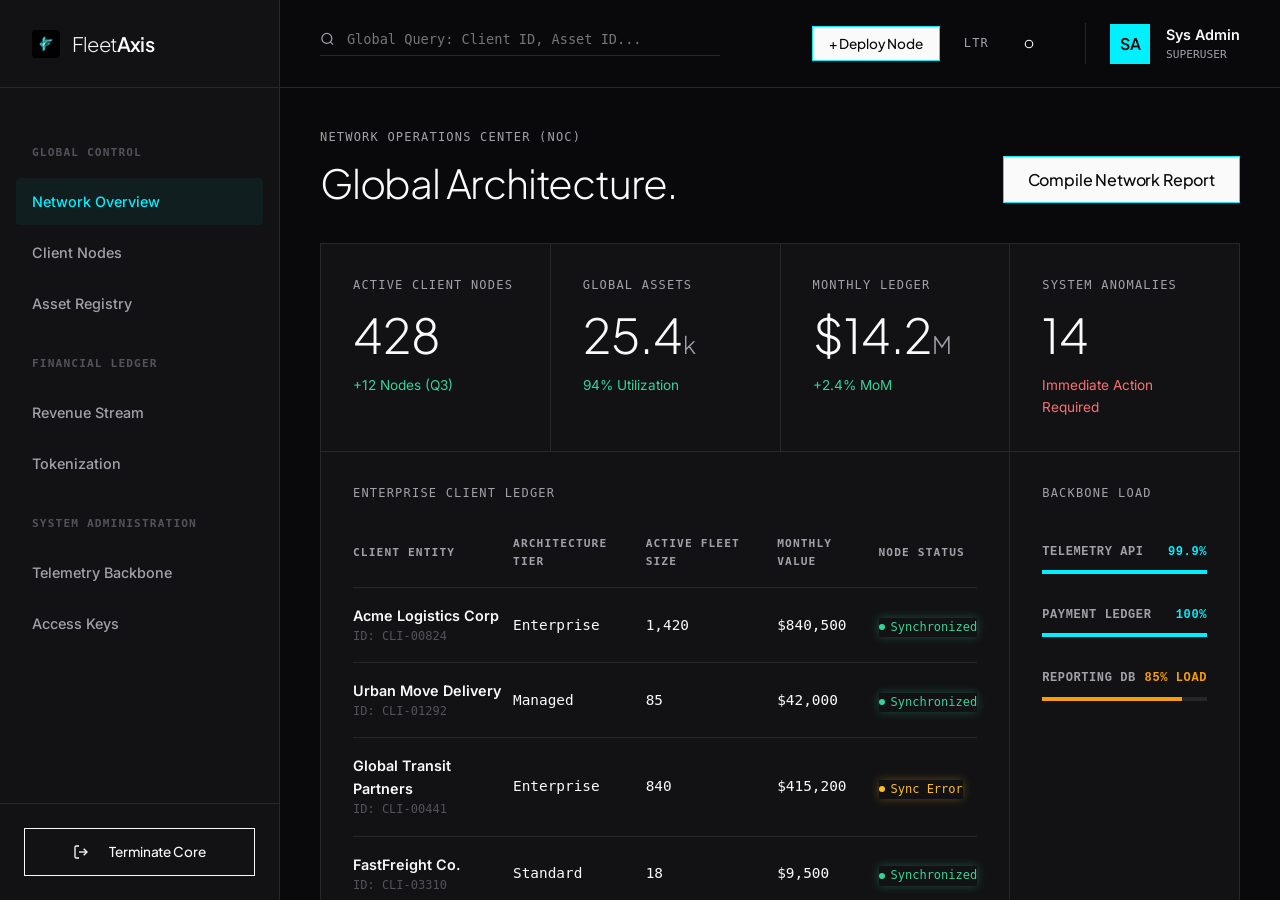
<file: dashboard-admin.html>
<!DOCTYPE html>
<html lang="en" dir="ltr" class="dark">
<head>
  <meta charset="UTF-8">
  <meta name="viewport" content="width=device-width, initial-scale=1.0">
  <title>Admin Node | FleetAxis</title>
  <link rel="stylesheet" href="css/style.css">
  <link rel="stylesheet" href="css/dashboard.css">
  <link rel="icon" type="image/jpeg" href="images/favicon.jpg">
</head>
<body class="dashboard-layout">

  <!-- SIDEBAR -->
  <aside class="dash-sidebar" id="sidebar">
    <div class="sidebar-header">
      <a href="index.html" class="logo">
        <img src="images/favicon.jpg" alt="FleetAxis Logo" class="brand-logomark">
        <div>Fleet<strong>Axis</strong></div>
      </a>
    </div>

    <nav class="sidebar-nav">
      <div class="sidebar-section">Global Control</div>
      <a href="#" class="sidebar-link active">Network Overview</a>
      <a href="#" class="sidebar-link">Client Nodes</a>
      <a href="#" class="sidebar-link">Asset Registry</a>
      
      <div class="sidebar-section">Financial Ledger</div>
      <a href="#" class="sidebar-link">Revenue Stream</a>
      <a href="#" class="sidebar-link">Tokenization</a>
      
      <div class="sidebar-section">System Administration</div>
      <a href="#" class="sidebar-link">Telemetry Backbone</a>
      <a href="#" class="sidebar-link">Access Keys</a>
    </nav>

    <div class="sidebar-footer" style="padding: 24px;">
      <a href="login.html" class="btn btn-outline" style="width: 100%; justify-content: center; padding: 12px; font-size: 0.85rem; border-color: var(--text-base);">
        <svg width="16" height="16" viewBox="0 0 24 24" fill="none" stroke="currentColor" stroke-width="2" style="margin-right: 8px;"><path d="M9 21H5a2 2 0 0 1-2-2V5a2 2 0 0 1 2-2h4"></path><polyline points="16 17 21 12 16 7"></polyline><line x1="21" y1="12" x2="9" y2="12"></line></svg>
        Terminate Core
      </a>
    </div>
  </aside>

  <!-- MAIN CONTENT -->
  <main class="dash-main">
    
    <header class="dash-header">
      <button class="btn-icon mobile-sidebar-toggle" id="sidebarToggle" style="border:none; width:auto;"><svg width="24" height="24" viewBox="0 0 24 24" fill="none" stroke="currentColor" stroke-width="2"><line x1="3" y1="12" x2="21" y2="12"></line><line x1="3" y1="6" x2="21" y2="6"></line><line x1="3" y1="18" x2="21" y2="18"></line></svg></button>
      
      <div class="header-search">
        <svg viewBox="0 0 24 24" fill="none" stroke="currentColor" stroke-width="2"><circle cx="11" cy="11" r="8"></circle><line x1="21" y1="21" x2="16.65" y2="16.65"></line></svg>
        <input type="text" placeholder="Global Query: Client ID, Asset ID...">
      </div>
      
      <div class="header-controls" style="display: flex; align-items: center; gap: 16px;">
        <button class="btn btn-primary" style="padding: 8px 16px; font-size: 0.85rem; margin-right: 8px; background: var(--text-base); color: var(--bg-base);">+ Deploy Node</button>
        <div class="dir-toggle" id="dirToggle">LTR</div>
        <button class="btn-icon theme-toggle" id="themeToggle" style="border:none;"><svg width="18" height="18" viewBox="0 0 24 24" fill="none" stroke="currentColor" stroke-width="1.5"><circle cx="12" cy="12" r="5"></circle></svg></button>
        
        <div class="user-profile" style="margin-left: 16px; border-left: 1px solid var(--border-color); padding-left: 24px;">
          <div class="avatar" style="background: var(--accent-cyan); color: #000;">SA</div>
          <div class="user-info">
            <span class="user-name">Sys Admin</span>
            <span class="user-role">Superuser</span>
          </div>
        </div>
      </div>
    </header>

    <div class="dash-content">
      
      <div class="dash-title-area">
        <div>
          <div class="t-label">Network Operations Center (NOC)</div>
          <h1 class="dash-title">Global Architecture.</h1>
        </div>
        <div>
          <button class="btn btn-primary" style="padding: 12px 24px; background: var(--text-base); color: var(--bg-base);">Compile Network Report</button>
        </div>
      </div>

      <!-- Fintech Grid -->
      <div class="terminal-grid">
        
        <div class="t-panel span-1">
          <div class="t-label">Active Client Nodes</div>
          <div class="t-value">428</div>
          <div class="t-sub pos">+12 Nodes (Q3)</div>
        </div>

        <div class="t-panel span-1">
          <div class="t-label">Global Assets</div>
          <div class="t-value">25.4<span style="font-size: 1.5rem; color: var(--text-muted);">k</span></div>
          <div class="t-sub pos">94% Utilization</div>
        </div>

        <div class="t-panel span-1">
          <div class="t-label">Monthly Ledger</div>
          <div class="t-value">$14.2<span style="font-size: 1.5rem; color: var(--text-muted);">M</span></div>
          <div class="t-sub pos">+2.4% MoM</div>
        </div>

        <div class="t-panel span-1">
          <div class="t-label">System Anomalies</div>
          <div class="t-value">14</div>
          <div class="t-sub neg">Immediate Action Required</div>
        </div>

        <!-- Data Table Panel -->
        <div class="t-panel span-3">
          <div class="t-label">Enterprise Client Ledger</div>
          <table class="data-table">
            <thead>
              <tr>
                <th>Client Entity</th>
                <th>Architecture Tier</th>
                <th>Active Fleet Size</th>
                <th>Monthly Value</th>
                <th>Node Status</th>
              </tr>
            </thead>
            <tbody>
              <tr>
                <td><div style="font-weight: 600;">Acme Logistics Corp</div><div style="font-size: 0.75rem; color: var(--text-faint); font-family: monospace;">ID: CLI-00824</div></td>
                <td style="font-family: monospace;">Enterprise</td>
                <td style="font-family: monospace;">1,420</td>
                <td style="font-family: monospace;">$840,500</td>
                <td><span class="t-status ts-active">Synchronized</span></td>
              </tr>
              <tr>
                <td><div style="font-weight: 600;">Urban Move Delivery</div><div style="font-size: 0.75rem; color: var(--text-faint); font-family: monospace;">ID: CLI-01292</div></td>
                <td style="font-family: monospace;">Managed</td>
                <td style="font-family: monospace;">85</td>
                <td style="font-family: monospace;">$42,000</td>
                <td><span class="t-status ts-active">Synchronized</span></td>
              </tr>
              <tr>
                <td><div style="font-weight: 600;">Global Transit Partners</div><div style="font-size: 0.75rem; color: var(--text-faint); font-family: monospace;">ID: CLI-00441</div></td>
                <td style="font-family: monospace;">Enterprise</td>
                <td style="font-family: monospace;">840</td>
                <td style="font-family: monospace;">$415,200</td>
                <td><span class="t-status ts-warn">Sync Error</span></td>
              </tr>
              <tr>
                <td><div style="font-weight: 600;">FastFreight Co.</div><div style="font-size: 0.75rem; color: var(--text-faint); font-family: monospace;">ID: CLI-03310</div></td>
                <td style="font-family: monospace;">Standard</td>
                <td style="font-family: monospace;">18</td>
                <td style="font-family: monospace;">$9,500</td>
                <td><span class="t-status ts-active">Synchronized</span></td>
              </tr>
            </tbody>
          </table>
        </div>

        <!-- Infrastructure Load -->
        <div class="t-panel span-1">
          <div class="t-label">Backbone Load</div>
          
          <div style="margin-top: 24px; display: flex; flex-direction: column; gap: 32px;">
            <div>
              <div class="flex-between" style="margin-bottom: 8px;">
                <span class="font-mono text-xs" style="color: var(--text-muted);">TELEMETRY API</span>
                <span class="font-mono text-xs" style="color: var(--accent-cyan);">99.9%</span>
              </div>
              <div style="width: 100%; height: 4px; background: var(--border-color);">
                <div style="width: 99.9%; height: 100%; background: var(--accent-cyan);"></div>
              </div>
            </div>
            
            <div>
              <div class="flex-between" style="margin-bottom: 8px;">
                <span class="font-mono text-xs" style="color: var(--text-muted);">PAYMENT LEDGER</span>
                <span class="font-mono text-xs" style="color: var(--accent-cyan);">100%</span>
              </div>
              <div style="width: 100%; height: 4px; background: var(--border-color);">
                <div style="width: 100%; height: 100%; background: var(--accent-cyan);"></div>
              </div>
            </div>

            <div>
              <div class="flex-between" style="margin-bottom: 8px;">
                <span class="font-mono text-xs" style="color: var(--text-muted);">REPORTING DB</span>
                <span class="font-mono text-xs" style="color: #F59E0B;">85% LOAD</span>
              </div>
              <div style="width: 100%; height: 4px; background: var(--border-color);">
                <div style="width: 85%; height: 100%; background: #F59E0B;"></div>
              </div>
            </div>
          </div>
        </div>

      </div>

    </div>
  </main>

  <script src="js/main.js"></script>
  <script>
    const sidebarToggle = document.getElementById('sidebarToggle');
    const sidebar = document.getElementById('sidebar');
    if(sidebarToggle && sidebar) {
      sidebarToggle.addEventListener('click', () => { sidebar.classList.toggle('open'); });
    }
  </script>
</body>
</html>
</file>
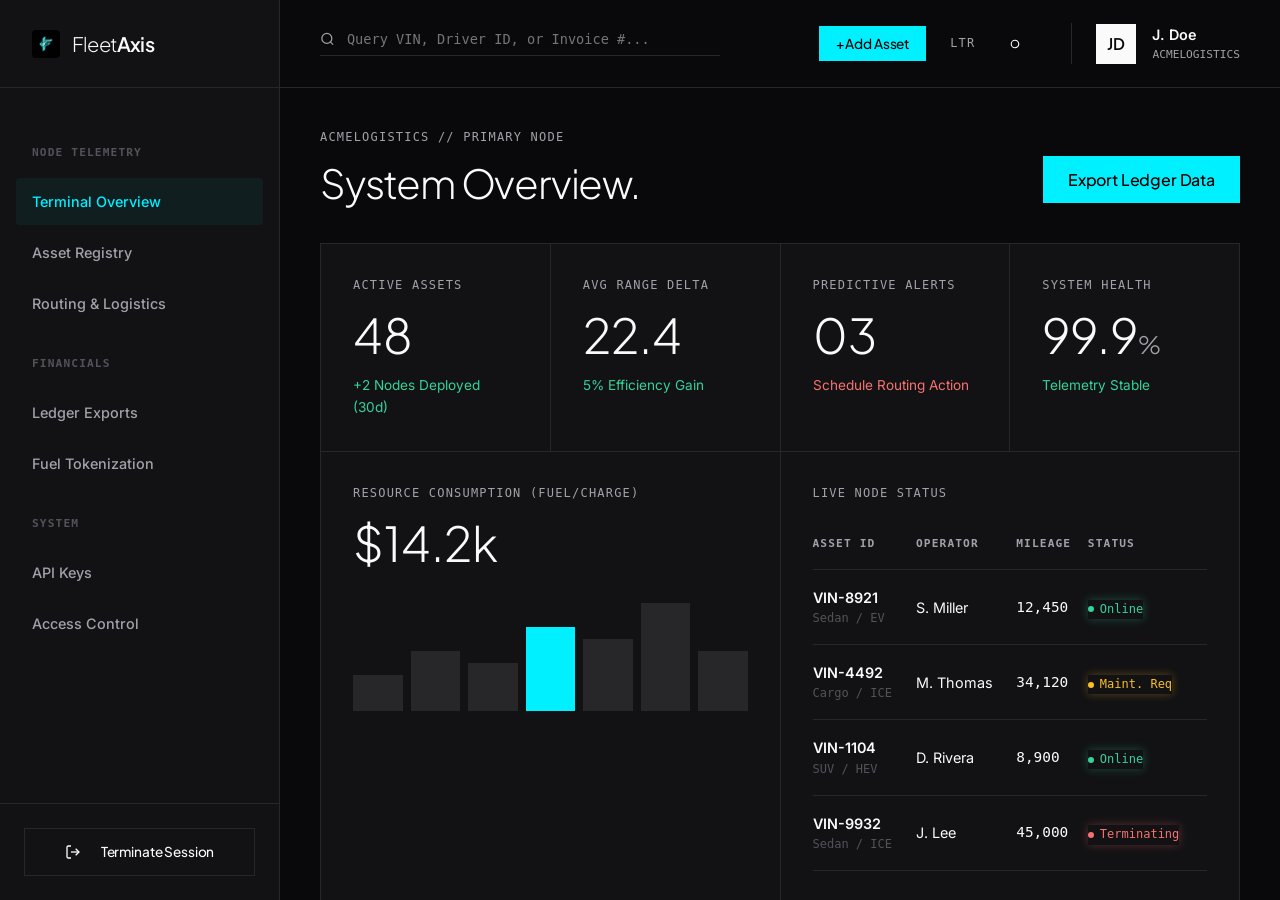
<file: dashboard-user.html>
<!DOCTYPE html>
<html lang="en" dir="ltr" class="dark">
<head>
  <meta charset="UTF-8">
  <meta name="viewport" content="width=device-width, initial-scale=1.0">
  <title>Client Node | FleetAxis</title>
  <link rel="stylesheet" href="css/style.css">
  <link rel="stylesheet" href="css/dashboard.css">
  <link rel="icon" type="image/jpeg" href="images/favicon.jpg">
</head>
<body class="dashboard-layout">

  <!-- SIDEBAR -->
  <aside class="dash-sidebar" id="sidebar">
    <div class="sidebar-header">
      <a href="index.html" class="logo"><img src="images/favicon.jpg" alt="FleetAxis Logo" class="brand-logomark"><div>Fleet<strong>Axis</strong></div></a>
    </div>

    <nav class="sidebar-nav">
      <div class="sidebar-section">Node Telemetry</div>
      <a href="#" class="sidebar-link active">Terminal Overview</a>
      <a href="#" class="sidebar-link">Asset Registry</a>
      <a href="#" class="sidebar-link">Routing & Logistics</a>
      
      <div class="sidebar-section">Financials</div>
      <a href="#" class="sidebar-link">Ledger Exports</a>
      <a href="#" class="sidebar-link">Fuel Tokenization</a>
      
      <div class="sidebar-section">System</div>
      <a href="#" class="sidebar-link">API Keys</a>
      <a href="#" class="sidebar-link">Access Control</a>
    </nav>

    <div class="sidebar-footer" style="padding: 24px;">
      <a href="login.html" class="btn btn-outline" style="width: 100%; justify-content: center; padding: 12px; font-size: 0.85rem;">
        <svg width="16" height="16" viewBox="0 0 24 24" fill="none" stroke="currentColor" stroke-width="2" style="margin-right: 8px;"><path d="M9 21H5a2 2 0 0 1-2-2V5a2 2 0 0 1 2-2h4"></path><polyline points="16 17 21 12 16 7"></polyline><line x1="21" y1="12" x2="9" y2="12"></line></svg>
        Terminate Session
      </a>
    </div>
  </aside>

  <!-- MAIN CONTENT -->
  <main class="dash-main">
    
    <header class="dash-header">
      <button class="btn-icon mobile-sidebar-toggle" id="sidebarToggle" style="border:none; width:auto;"><svg width="24" height="24" viewBox="0 0 24 24" fill="none" stroke="currentColor" stroke-width="2"><line x1="3" y1="12" x2="21" y2="12"></line><line x1="3" y1="6" x2="21" y2="6"></line><line x1="3" y1="18" x2="21" y2="18"></line></svg></button>
      
      <div class="header-search">
        <svg viewBox="0 0 24 24" fill="none" stroke="currentColor" stroke-width="2"><circle cx="11" cy="11" r="8"></circle><line x1="21" y1="21" x2="16.65" y2="16.65"></line></svg>
        <input type="text" placeholder="Query VIN, Driver ID, or Invoice #...">
      </div>
      
      <div class="header-controls" style="display: flex; align-items: center; gap: 16px;">
        <button class="btn btn-primary" style="padding: 8px 16px; font-size: 0.85rem; margin-right: 8px;">+ Add Asset</button>
        <div class="dir-toggle" id="dirToggle">LTR</div>
        <button class="btn-icon theme-toggle" id="themeToggle" style="border:none;"><svg width="18" height="18" viewBox="0 0 24 24" fill="none" stroke="currentColor" stroke-width="1.5"><circle cx="12" cy="12" r="5"></circle></svg></button>
        
        <div class="user-profile" style="margin-left: 16px; border-left: 1px solid var(--border-color); padding-left: 24px;">
          <div class="avatar">JD</div>
          <div class="user-info">
            <span class="user-name">J. Doe</span>
            <span class="user-role">AcmeLogistics</span>
          </div>
        </div>
      </div>
    </header>

    <div class="dash-content">
      
      <div class="dash-title-area">
        <div>
          <div class="t-label">AcmeLogistics // Primary Node</div>
          <h1 class="dash-title">System Overview.</h1>
        </div>
        <div>
          <button class="btn btn-primary" style="padding: 12px 24px;">Export Ledger Data</button>
        </div>
      </div>

      <!-- Fintech Grid -->
      <div class="terminal-grid">
        
        <div class="t-panel span-1">
          <div class="t-label">Active Assets</div>
          <div class="t-value">48</div>
          <div class="t-sub pos">+2 Nodes Deployed (30d)</div>
        </div>

        <div class="t-panel span-1">
          <div class="t-label">Avg Range Delta</div>
          <div class="t-value">22.4</div>
          <div class="t-sub pos">5% Efficiency Gain</div>
        </div>

        <div class="t-panel span-1">
          <div class="t-label">Predictive Alerts</div>
          <div class="t-value">03</div>
          <div class="t-sub neg">Schedule Routing Action</div>
        </div>

        <div class="t-panel span-1">
          <div class="t-label">System Health</div>
          <div class="t-value">99.9<span style="font-size: 1.5rem; color: var(--text-muted);">%</span></div>
          <div class="t-sub pos">Telemetry Stable</div>
        </div>

        <!-- Large Chart Panel -->
        <div class="t-panel span-2">
          <div class="t-label">Resource Consumption (Fuel/Charge)</div>
          <div class="t-value">$14.2k</div>
          
          <div class="t-chart">
            <div class="t-bar" style="height: 30%;"></div>
            <div class="t-bar" style="height: 50%;"></div>
            <div class="t-bar" style="height: 40%;"></div>
            <div class="t-bar" style="height: 70%; background: var(--accent-cyan);"></div>
            <div class="t-bar" style="height: 60%;"></div>
            <div class="t-bar" style="height: 90%;"></div>
            <div class="t-bar" style="height: 50%;"></div>
          </div>
        </div>

        <!-- Data Table Panel -->
        <div class="t-panel span-2">
          <div class="t-label">Live Node Status</div>
          <table class="data-table">
            <thead>
              <tr>
                <th>Asset ID</th>
                <th>Operator</th>
                <th>Mileage</th>
                <th>Status</th>
              </tr>
            </thead>
            <tbody>
              <tr>
                <td><div style="font-weight: 600;">VIN-8921</div><div style="font-size: 0.75rem; color: var(--text-faint); font-family: monospace;">Sedan / EV</div></td>
                <td>S. Miller</td>
                <td style="font-family: monospace;">12,450</td>
                <td><span class="t-status ts-active">Online</span></td>
              </tr>
              <tr>
                <td><div style="font-weight: 600;">VIN-4492</div><div style="font-size: 0.75rem; color: var(--text-faint); font-family: monospace;">Cargo / ICE</div></td>
                <td>M. Thomas</td>
                <td style="font-family: monospace;">34,120</td>
                <td><span class="t-status ts-warn">Maint. Req</span></td>
              </tr>
              <tr>
                <td><div style="font-weight: 600;">VIN-1104</div><div style="font-size: 0.75rem; color: var(--text-faint); font-family: monospace;">SUV / HEV</div></td>
                <td>D. Rivera</td>
                <td style="font-family: monospace;">8,900</td>
                <td><span class="t-status ts-active">Online</span></td>
              </tr>
              <tr>
                <td><div style="font-weight: 600;">VIN-9932</div><div style="font-size: 0.75rem; color: var(--text-faint); font-family: monospace;">Sedan / ICE</div></td>
                <td>J. Lee</td>
                <td style="font-family: monospace;">45,000</td>
                <td><span class="t-status ts-crit">Terminating</span></td>
              </tr>
            </tbody>
          </table>
        </div>

      </div>

    </div>
  </main>

  <script src="js/main.js"></script>
  <script>
    const sidebarToggle = document.getElementById('sidebarToggle');
    const sidebar = document.getElementById('sidebar');
    if(sidebarToggle && sidebar) {
      sidebarToggle.addEventListener('click', () => { sidebar.classList.toggle('open'); });
    }
  </script>
</body>
</html>
</file>
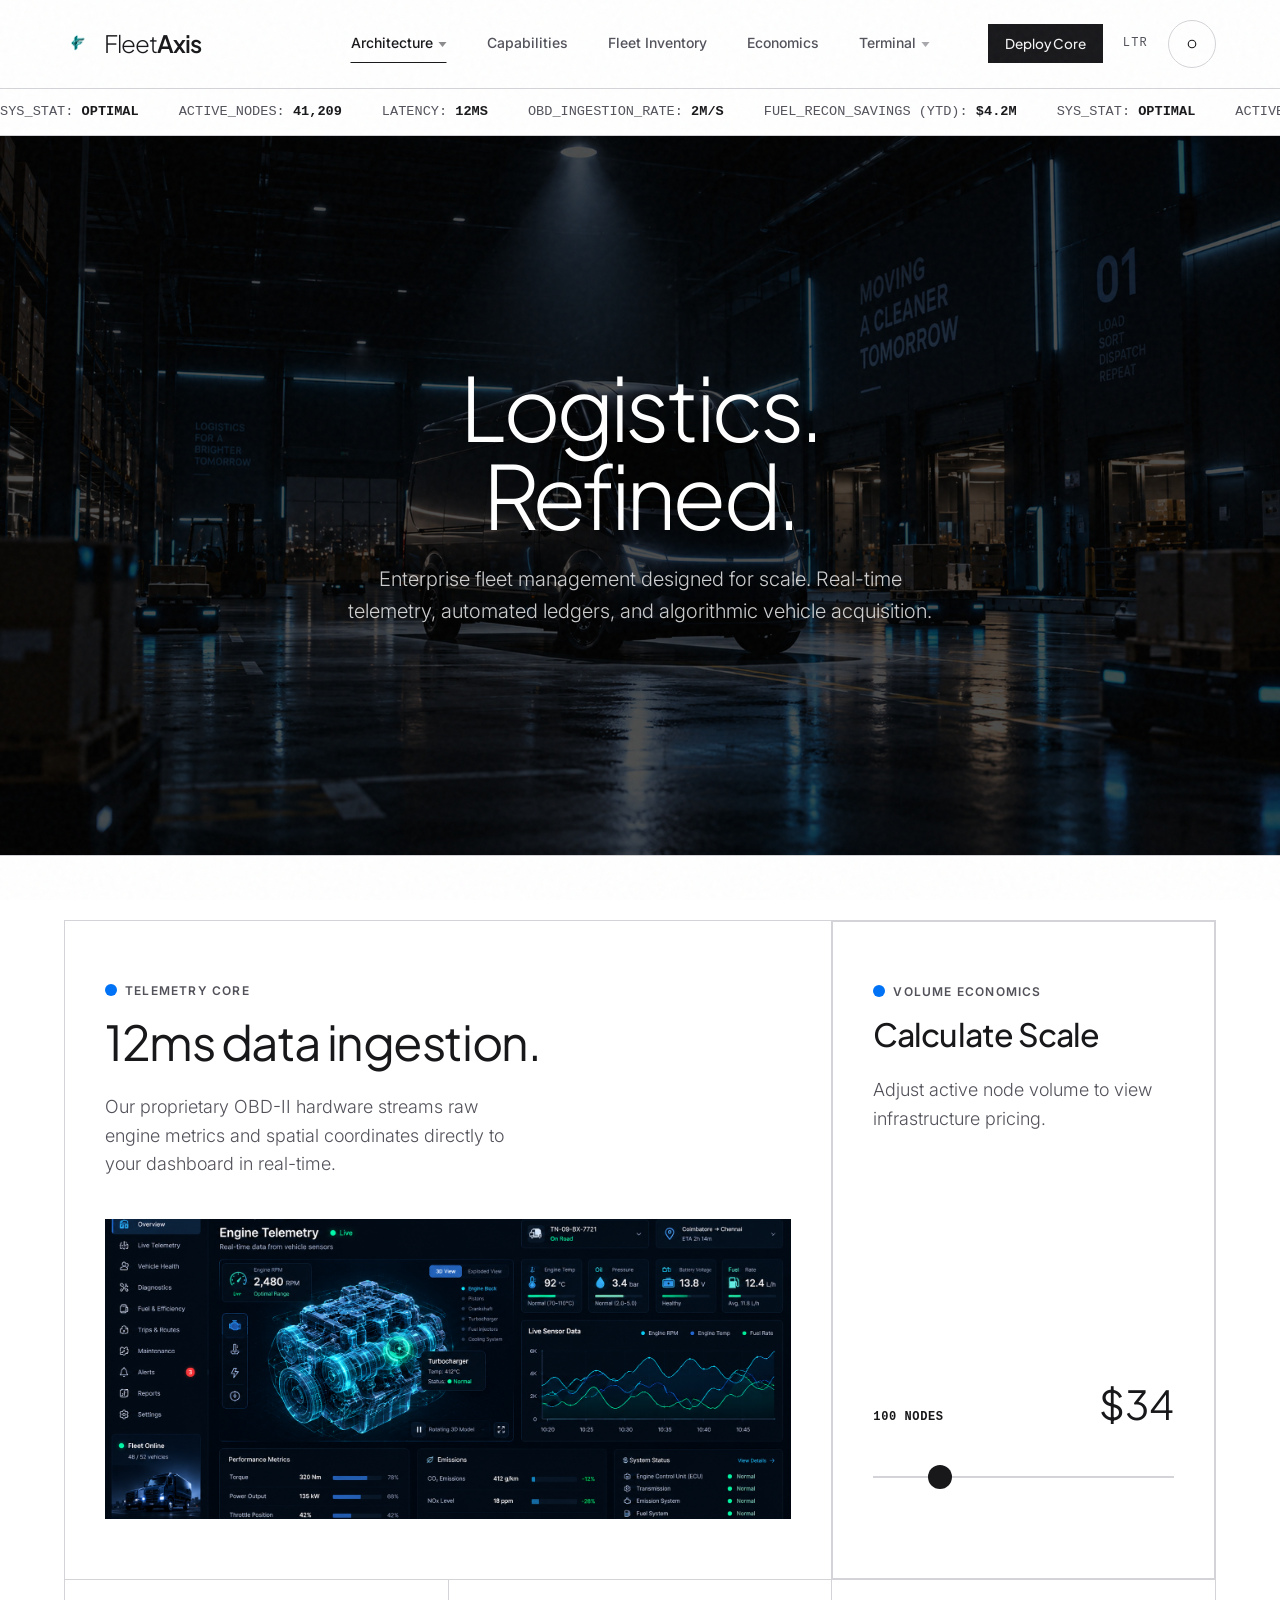
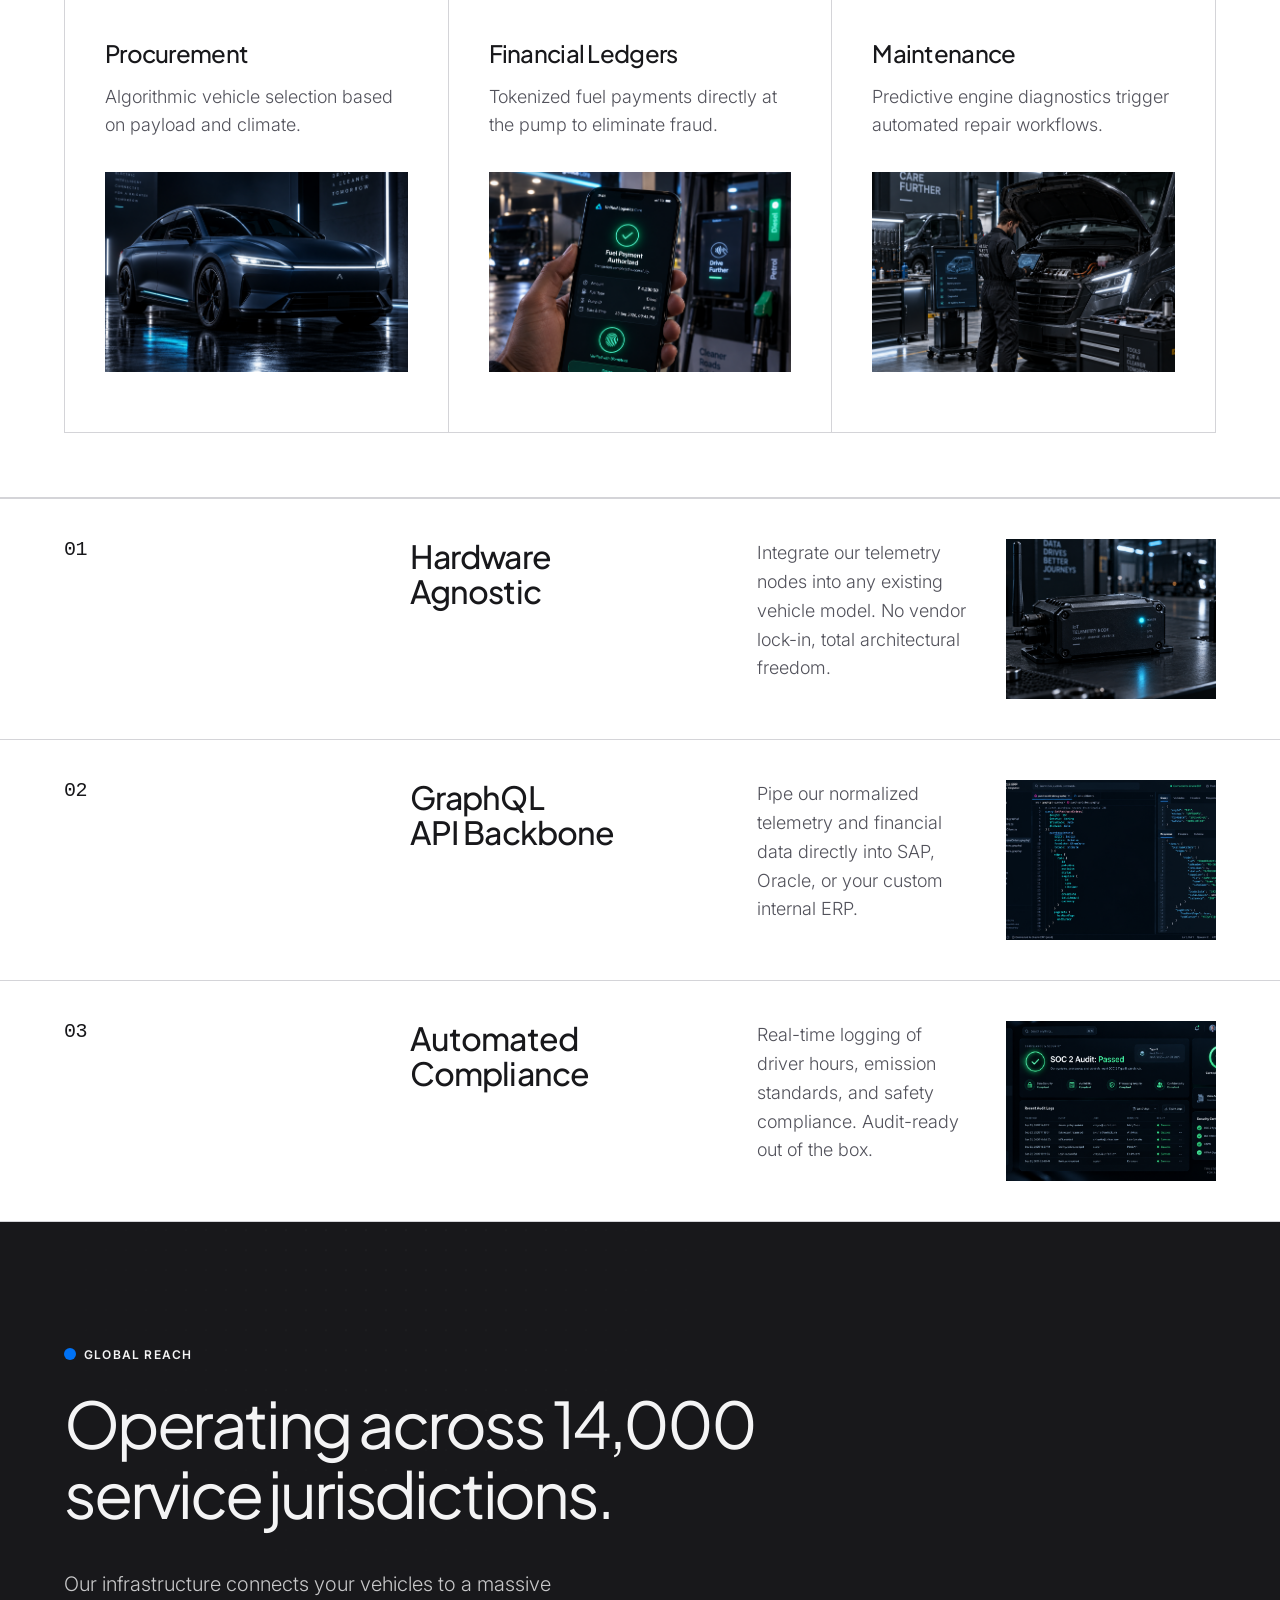
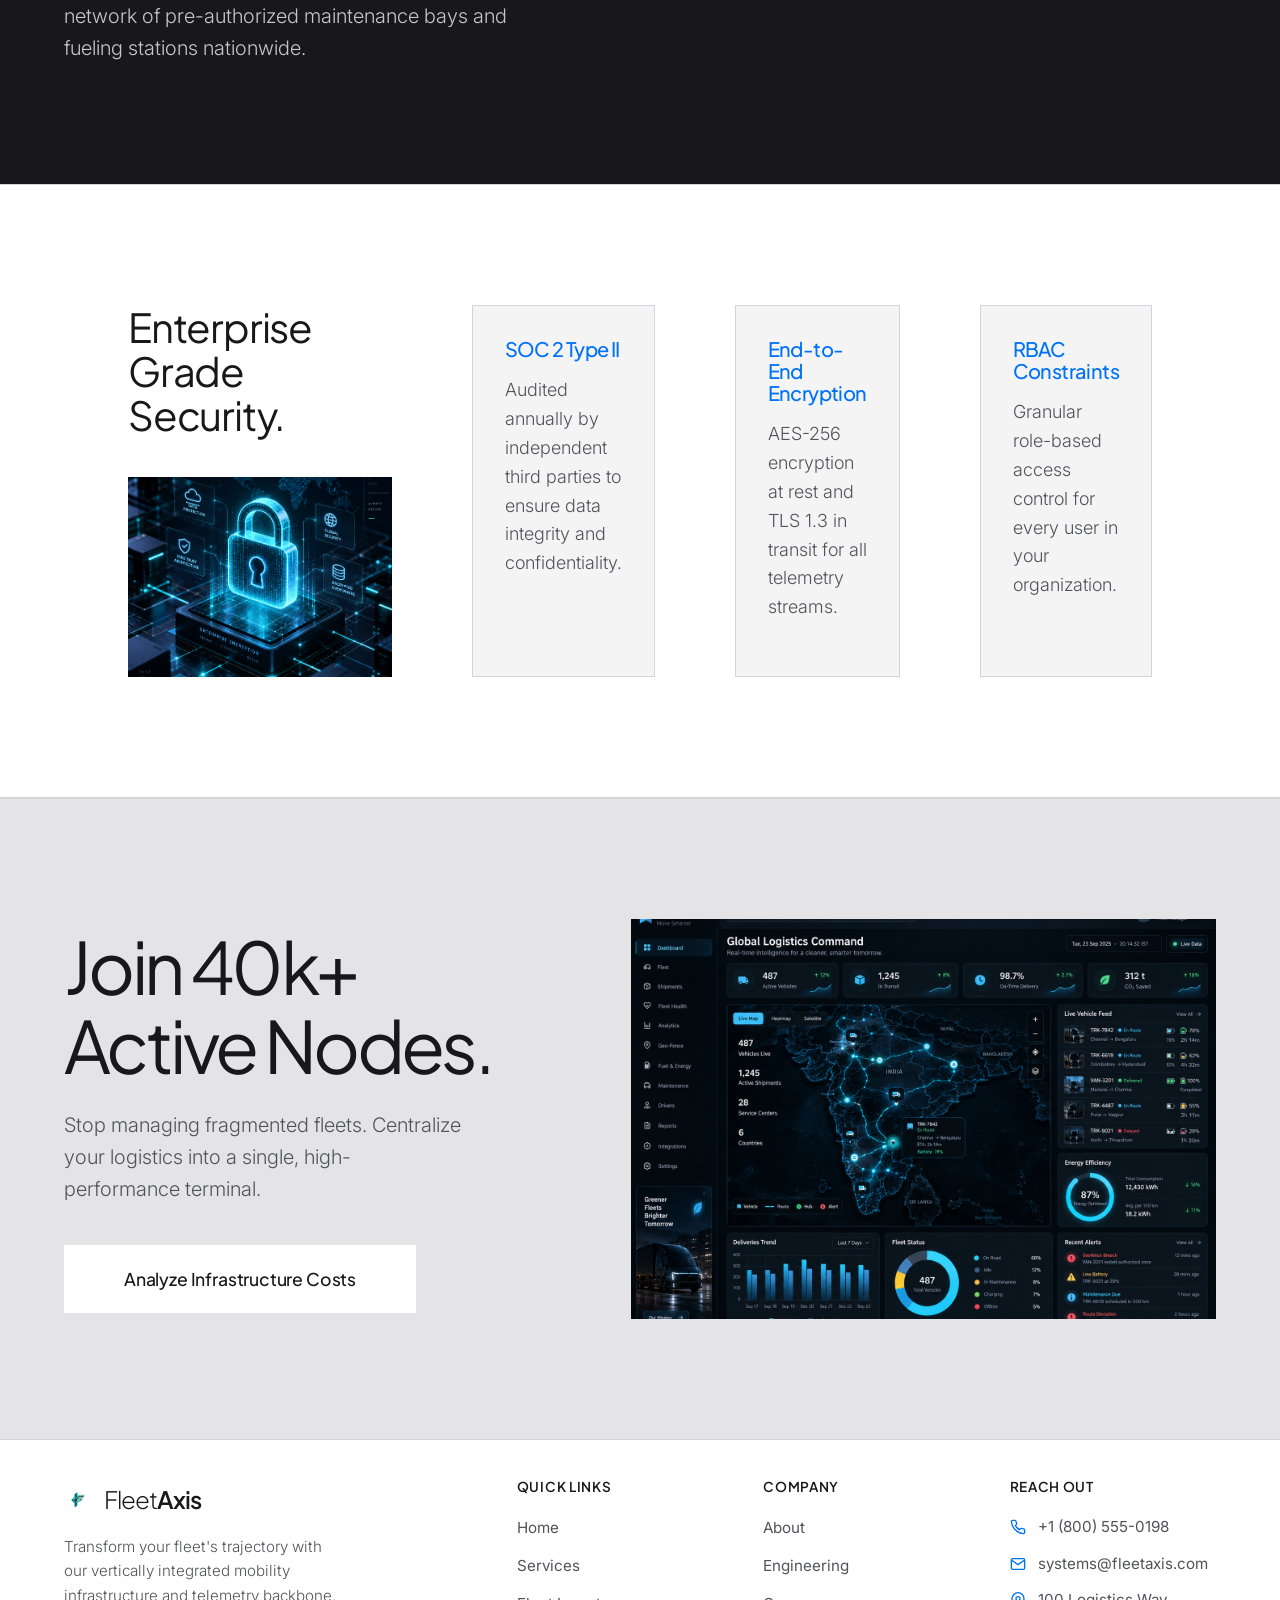
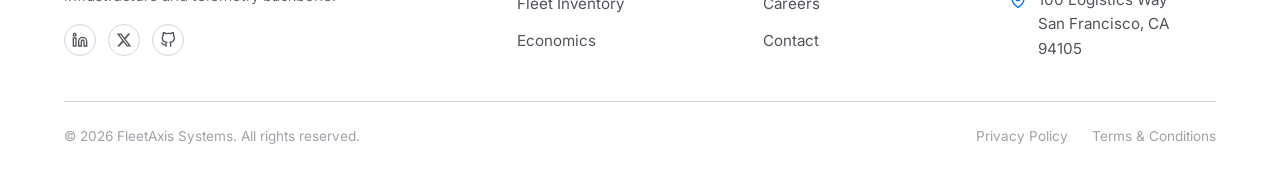
<file: home2.html>
<!DOCTYPE html>
<html lang="en" dir="ltr">
<head>
  <meta charset="UTF-8">
  <meta name="viewport" content="width=device-width, initial-scale=1.0">
  <title>FleetAxis | Data Intelligence</title>
  <link rel="stylesheet" href="css/style.css">
  <style>
    body { background: var(--bg-surface); }
    .ticker-wrapper { border-bottom: 1px solid var(--border-color); border-top: 1px solid var(--border-color); overflow: hidden; white-space: nowrap; padding: 12px 0; margin-top: var(--header-h); display: flex; }
    .ticker { display: inline-flex; animation: ticker 40s linear infinite; }
    .ticker-item { font-family: 'SFMono-Regular', monospace; font-size: 0.85rem; text-transform: uppercase; margin-right: 40px; color: var(--text-muted); }
    .ticker-item strong { color: var(--text-base); }
    @keyframes ticker { 0% { transform: translateX(0); } 100% { transform: translateX(-100%); } }

    /* S1: Hero */
    .editorial-hero { padding: 120px 5vw; border-bottom: 1px solid var(--border-color); }
    .lead-text { font-size: 1.25rem; line-height: 1.6; color: var(--text-muted); margin-bottom: 32px; font-weight: 300; max-width: 600px; }
    
    /* S2 & S3: Bento Grid Container */
    .swiss-grid-container { padding: 5vw; border-bottom: 1px solid var(--border-color); }
    .grid-swiss { display: grid; grid-template-columns: repeat(12, 1fr); gap: 1px; background: var(--border-color); border: 1px solid var(--border-color); }
    .grid-swiss > div { background: var(--bg-surface); padding: 60px 40px; display: flex; flex-direction: column; transition: background 0.3s; }
    .grid-swiss > div:hover { background: var(--bg-surface-2); }
    .col-span-12 { grid-column: span 12; } .col-span-8 { grid-column: span 8; } .col-span-6 { grid-column: span 6; } .col-span-4 { grid-column: span 4; }
    @media (max-width: 1024px) { .col-span-8, .col-span-6, .col-span-4 { grid-column: span 12; } }
    
    /* Interactive Block */
    .slider { -webkit-appearance: none; width: 100%; height: 2px; background: var(--border-color); outline: none; margin: 40px 0; }
    .slider::-webkit-slider-thumb { -webkit-appearance: none; appearance: none; width: 24px; height: 24px; background: var(--text-base); cursor: pointer; border-radius: 50%; }

    /* S4: Brutalist Features List */
    .features-list { display: flex; flex-direction: column; }
    .f-item { display: grid; grid-template-columns: 1fr 1fr 1.5fr; gap: 40px; padding: 40px 5vw; border-bottom: 1px solid var(--border-color); transition: background 0.3s; align-items: stretch; }
    .f-item:hover { background: var(--bg-surface-2); }
    
    /* S5: Abstract Global Map */
    .global-map-section { padding: 120px 5vw; border-bottom: 1px solid var(--border-color); background: var(--text-base); color: var(--bg-base); position: relative; overflow: hidden; }
    .css-map { position: absolute; inset: 0; background: radial-gradient(circle at 30% 50%, rgba(255,255,255,0.1) 1px, transparent 1px); background-size: 20px 20px; opacity: 0.3; pointer-events: none; }

    /* S6: Security & Compliance */
    .security-section { padding: 120px 5vw; border-bottom: 1px solid var(--border-color); }
    .sec-grid { display: grid; grid-template-columns: repeat(3, 1fr); gap: 80px; }
    .sec-card h4 { font-size: 1.25rem; margin-bottom: 16px; }
    .sec-card p { color: var(--text-muted); line-height: 1.6; }

    /* S7: Stark CTA */
    .stark-cta { padding: 160px 5vw; text-align: center; }
    
    @media (max-width: 900px) {
      .f-item { grid-template-columns: 1fr; gap: 24px; }
      .sec-grid { grid-template-columns: 1fr; gap: 40px; }
    }
    @media (max-width: 480px) {
      .editorial-hero { padding: 80px 5vw; }
      .swiss-grid-container { padding: 48px 16px; }
      .global-map-section { padding: 80px 16px; }
      .security-section { padding: 80px 16px; }
      .stark-cta { padding: 80px 16px; }
    }</style>
  <link rel="icon" type="image/jpeg" href="images/favicon.jpg">
</head>
<body>

  <!-- HEADER -->
  <header class="header">
    <div class="container header-inner" style="max-width: 100%;">
      <a href="index.html" class="logo"><img src="images/favicon.jpg" alt="FleetAxis Logo" class="brand-logomark"><div>Fleet<strong>Axis</strong></div></a>
      <nav class="nav">
        <div class="nav-item">
          <a href="#" class="nav-link active">Architecture</a>
          <div class="dropdown">
            <a href="index.html" class="dropdown-item">Home 1 (Cinematic)</a>
            <a href="home2.html" class="dropdown-item">Home 2 (Swiss Grid)</a>
          </div>
        </div>
        <div class="nav-item"><a href="services.html" class="nav-link">Capabilities</a></div>
        <div class="nav-item"><a href="catalog.html" class="nav-link">Fleet Inventory</a></div>
        <div class="nav-item"><a href="pricing.html" class="nav-link">Economics</a></div>
        <div class="nav-item">
          <a href="login.html" class="nav-link">Terminal</a>
          <div class="dropdown">
            <a href="dashboard-user.html" class="dropdown-item">User Dashboard</a>
            <a href="dashboard-admin.html" class="dropdown-item">Admin Dashboard</a>
          </div>
        </div>
      </nav>
      <div class="header-controls">
        <a href="login.html" class="btn btn-primary" style="padding: 8px 16px; font-size: 0.85rem;">Deploy Core</a>
        <div class="dir-toggle" id="dirToggle">LTR</div>
        <button class="btn-icon theme-toggle" id="themeToggle"><svg width="18" height="18" viewBox="0 0 24 24" fill="none" stroke="currentColor" stroke-width="1.5"><circle cx="12" cy="12" r="5"></circle></svg></button>
        <button class="hamburger" id="hamburger" aria-label="Toggle menu">
          <span></span><span></span><span></span>
        </button>
      </div>
    </div>
  </header>

  <!-- MOBILE NAV DRAWER -->
  <nav class="mobile-nav" id="mobileNav" aria-label="Mobile navigation">
    <a href="index.html" class="mobile-nav-link">Home 1 (Cinematic)</a>
    <a href="home2.html" class="mobile-nav-link active">Home 2 (Swiss Grid)</a>
    <a href="services.html" class="mobile-nav-link">Capabilities</a>
    <a href="catalog.html" class="mobile-nav-link">Fleet Inventory</a>
    <a href="pricing.html" class="mobile-nav-link">Economics</a>
    <a href="login.html" class="mobile-nav-link">Terminal</a>
    <a href="dashboard-user.html" class="mobile-nav-sub">User Dashboard</a>
    <a href="dashboard-admin.html" class="mobile-nav-sub">Admin Dashboard</a>
    <div class="mobile-nav-cta">
      <a href="login.html" class="btn btn-primary" style="margin-bottom: 24px;">Deploy Core</a>
      <div style="display: flex; gap: 16px; align-items: center; justify-content: center;">
        <div class="dir-toggle">LTR</div>
        <button class="btn-icon theme-toggle" aria-label="Toggle dark/light mode" style="width: 36px; height: 36px; display: flex; align-items: center; justify-content: center;">
          <svg width="18" height="18" viewBox="0 0 24 24" fill="none" stroke="currentColor" stroke-width="1.5"><circle cx="12" cy="12" r="5"></circle></svg>
        </button>
      </div>
    </div>
  </nav>

  <!-- DATA TICKER -->
  <div class="ticker-wrapper">
    <div class="ticker">
      <div class="ticker-item">SYS_STAT: <strong>OPTIMAL</strong></div>
      <div class="ticker-item">ACTIVE_NODES: <strong>41,209</strong></div>
      <div class="ticker-item">LATENCY: <strong>12ms</strong></div>
      <div class="ticker-item">OBD_INGESTION_RATE: <strong>2M/s</strong></div>
      <div class="ticker-item">FUEL_RECON_SAVINGS (YTD): <strong>$4.2M</strong></div>
      <div class="ticker-item">SYS_STAT: <strong>OPTIMAL</strong></div>
      <div class="ticker-item">ACTIVE_NODES: <strong>41,209</strong></div>
      <div class="ticker-item">LATENCY: <strong>12ms</strong></div>
      <div class="ticker-item">OBD_INGESTION_RATE: <strong>2M/s</strong></div>
      <div class="ticker-item">FUEL_RECON_SAVINGS (YTD): <strong>$4.2M</strong></div>
    </div>
  </div>

  <main>
    <!-- S1: EDITORIAL HERO -->
    <section class="editorial-hero" style="position: relative; overflow: hidden; min-height: 80vh; display: flex; align-items: center; justify-content: center; background: #000;">
      <!-- Background Image -->
      <div style="position: absolute; inset: 0; background: url('images/home2-hero.png') center/cover no-repeat; opacity: 0.5; z-index: 1; filter: brightness(0.6);"></div>
      
      <div class="container relative" style="z-index: 2; text-align: center; display: flex; flex-direction: column; align-items: center;">
        <div class="reveal">
          <h1 class="display-1" style="font-size: clamp(2rem, 11vw, 5.5rem); letter-spacing: -0.05em; margin-bottom: 24px; color: #fff;">Logistics.<br>Refined.</h1>
          <p class="lead-text" style="width: 100%; max-width: 600px; margin: 0 auto; color: rgba(255,255,255,0.8);">
            Enterprise fleet management designed for scale. Real-time telemetry, automated ledgers, and algorithmic vehicle acquisition.
          </p>
        </div>
      </div>
    </section>

    <!-- S2 & S3: THE SWISS BENTO GRID -->
    <section class="swiss-grid-container">
      <div class="grid-swiss reveal">
        <!-- Main Highlight -->
        <div class="col-span-8">
          <div class="label-mini" style="margin-bottom: 16px;">Telemetry Core</div>
          <h2 style="font-size: clamp(2rem, 8vw, 3rem); margin-bottom: 24px; width: 100%; max-width: 500px;">12ms data ingestion.</h2>
          <p style="color: var(--text-muted); line-height: 1.6; margin-bottom: 40px; max-width: 400px;">
            Our proprietary OBD-II hardware streams raw engine metrics and spatial coordinates directly to your dashboard in real-time.
          </p>
          <div class="img-placeholder" style="height: 300px; border-radius: 0; margin-top: auto; padding: 0; overflow: hidden; border: none; background: transparent;">
            <img src="images/home2-telemetry.png" alt="Telemetry Dashboard UI" style="width: 100%; height: 100%; object-fit: cover; display: block; border-radius: inherit;">
          </div>
        </div>
        
        <!-- Interactive Node Slider -->
        <div class="col-span-4 lease-calc-block">
          <div class="label-mini" style="margin-bottom: 16px;">Volume Economics</div>
          <h3 style="font-size: 2rem; margin-bottom: 24px;">Calculate Scale</h3>
          <p style="color: var(--text-muted); line-height: 1.6; margin-bottom: 40px;">Adjust active node volume to view infrastructure pricing.</p>
          
          <div style="margin-top: auto;">
            <div class="flex" style="justify-content: space-between; align-items: baseline;">
              <span class="font-mono text-xs text-muted" id="nodeCountVal">100 Nodes</span>
              <span style="font-family: 'Plus Jakarta Sans'; font-size: 2.5rem;" id="priceVal">$34</span>
            </div>
            <input type="range" min="1" max="500" value="100" class="slider" id="nodeSlider">
          </div>
        </div>

        <!-- 3-Column Split -->
        <div class="col-span-4">
          <h4 style="font-size: 1.5rem; margin-bottom: 16px;">Procurement</h4>
          <p style="color: var(--text-muted); line-height: 1.6; margin-bottom: 32px;">Algorithmic vehicle selection based on payload and climate.</p>
          <div class="img-placeholder" style="height: 200px; border-radius: 0; margin-top: auto; padding: 0; overflow: hidden; border: none; background: transparent;">
            <img src="images/home2-sedan.png" alt="Sedan" style="width: 100%; height: 100%; object-fit: cover; display: block; border-radius: inherit;">
          </div>
        </div>
        
        <div class="col-span-4">
          <h4 style="font-size: 1.5rem; margin-bottom: 16px;">Financial Ledgers</h4>
          <p style="color: var(--text-muted); line-height: 1.6; margin-bottom: 32px;">Tokenized fuel payments directly at the pump to eliminate fraud.</p>
          <div class="img-placeholder" style="height: 200px; border-radius: 0; margin-top: auto; padding: 0; overflow: hidden; border: none; background: transparent;">
            <img src="images/home2-mobile.png" alt="Mobile App" style="width: 100%; height: 100%; object-fit: cover; display: block; border-radius: inherit;">
          </div>
        </div>
        
        <div class="col-span-4">
          <h4 style="font-size: 1.5rem; margin-bottom: 16px;">Maintenance</h4>
          <p style="color: var(--text-muted); line-height: 1.6; margin-bottom: 32px;">Predictive engine diagnostics trigger automated repair workflows.</p>
          <div class="img-placeholder" style="height: 200px; border-radius: 0; margin-top: auto; padding: 0; overflow: hidden; border: none; background: transparent;">
            <img src="images/home2-mechanic.png" alt="Mechanic Bay" style="width: 100%; height: 100%; object-fit: cover; display: block; border-radius: inherit;">
          </div>
        </div>
      </div>
    </section>

    <!-- S4: FEATURES LIST (Brutalist) -->
    <section>
      <div class="features-list">
        <div class="f-item reveal">
          <div><h2 class="font-mono" style="font-size: 1.25rem;">01</h2></div>
          <div><h3 style="font-size: 2rem;">Hardware<br>Agnostic</h3></div>
          <div style="display: flex; gap: 40px;">
            <p style="color: var(--text-muted); line-height: 1.6; flex: 1;">Integrate our telemetry nodes into any existing vehicle model. No vendor lock-in, total architectural freedom.</p>
            <div class="img-placeholder" style="flex: 1; height: 160px; border-radius: 0; padding: 0; overflow: hidden; border: none; background: transparent;">
              <img src="images/home2-hardware.png" alt="Hardware Node" style="width: 100%; height: 100%; object-fit: cover; display: block; border-radius: inherit;">
            </div>
          </div>
        </div>
        <div class="f-item reveal delay-1">
          <div><h2 class="font-mono" style="font-size: 1.25rem;">02</h2></div>
          <div><h3 style="font-size: 2rem;">GraphQL<br>API Backbone</h3></div>
          <div style="display: flex; gap: 40px;">
            <p style="color: var(--text-muted); line-height: 1.6; flex: 1;">Pipe our normalized telemetry and financial data directly into SAP, Oracle, or your custom internal ERP.</p>
            <div class="img-placeholder" style="flex: 1; height: 160px; border-radius: 0; padding: 0; overflow: hidden; border: none; background: transparent;">
              <img src="images/home2-code.png" alt="Code snippet" style="width: 100%; height: 100%; object-fit: cover; display: block; border-radius: inherit;">
            </div>
          </div>
        </div>
        <div class="f-item reveal delay-2">
          <div><h2 class="font-mono" style="font-size: 1.25rem;">03</h2></div>
          <div><h3 style="font-size: 2rem;">Automated<br>Compliance</h3></div>
          <div style="display: flex; gap: 40px;">
            <p style="color: var(--text-muted); line-height: 1.6; flex: 1;">Real-time logging of driver hours, emission standards, and safety compliance. Audit-ready out of the box.</p>
            <div class="img-placeholder" style="flex: 1; height: 160px; border-radius: 0; padding: 0; overflow: hidden; border: none; background: transparent;">
              <img src="images/home2-compliance.png" alt="Compliance UI" style="width: 100%; height: 100%; object-fit: cover; display: block; border-radius: inherit;">
            </div>
          </div>
        </div>
      </div>
    </section>

    <!-- S5: GLOBAL SCALE (Inverted) -->
    <section class="global-map-section">
      <div class="css-map"></div>
      <div class="reveal relative z-10" style="max-width: 800px;">
        <div class="label-mini" style="margin-bottom: 24px; border-color: rgba(150,150,150,0.5); color: var(--bg-base);">Global Reach</div>
        <h2 style="font-size: clamp(2.5rem, 9vw, 4rem); letter-spacing: -0.05em; line-height: 1.1; margin-bottom: 40px; color: var(--bg-base);">Operating across 14,000 service jurisdictions.</h2>
        <p style="font-size: 1.25rem; opacity: 0.8; max-width: 500px; line-height: 1.6; color: var(--bg-base);">Our infrastructure connects your vehicles to a massive network of pre-authorized maintenance bays and fueling stations nationwide.</p>
      </div>
    </section>

    <!-- S6: SECURITY & COMPLIANCE -->
    <section class="security-section">
      <div class="container" style="max-width: 100%;">
        <div class="grid" style="grid-template-columns: 1fr 2fr; gap: 80px;">
          <div class="reveal">
            <h2 style="font-size: 2.5rem; margin-bottom: 24px;">Enterprise Grade<br>Security.</h2>
            <div class="img-placeholder" style="height: 200px; border-radius: 0; border-color: var(--accent-cyan); margin-top: 40px; padding: 0; overflow: hidden; border: none; background: transparent;">
              <img src="images/home2-security.png" alt="Abstract Encryption Graphic" style="width: 100%; height: 100%; object-fit: cover; display: block; border-radius: inherit;">
            </div>
          </div>
          <div class="sec-grid reveal delay-1">
            <div class="sec-card">
              <h4>SOC 2 Type II</h4>
              <p>Audited annually by independent third parties to ensure data integrity and confidentiality.</p>
            </div>
            <div class="sec-card">
              <h4>End-to-End Encryption</h4>
              <p>AES-256 encryption at rest and TLS 1.3 in transit for all telemetry streams.</p>
            </div>
            <div class="sec-card">
              <h4>RBAC Constraints</h4>
              <p>Granular role-based access control for every user in your organization.</p>
            </div>
          </div>
        </div>
      </div>
    </section>

    <!-- S7: STARK CTA -->
    <section class="stark-cta" style="padding: 120px 5vw; background: var(--bg-surface-2); text-align: left; display: block;">
      <div class="grid" style="grid-template-columns: 1fr 1.2fr; gap: 80px; align-items: center;">
        <div class="reveal">
          <h2 style="font-size: clamp(2.5rem, 9vw, 4.5rem); letter-spacing: -0.05em; margin-bottom: 24px; line-height: 1.1; color: var(--text-base);">Join 40k+<br>Active Nodes.</h2>
          <p style="font-size: 1.25rem; margin-bottom: 40px; max-width: 400px; line-height: 1.6; color: var(--text-muted);">
            Stop managing fragmented fleets. Centralize your logistics into a single, high-performance terminal.
          </p>
          <a href="pricing.html" class="btn" style="padding: 20px 60px; font-size: 1.1rem; border-radius: 0; background: var(--bg-surface); color: var(--text-base);">Analyze Infrastructure Costs</a>
        </div>
        <div class="reveal delay-1">
          <div class="img-placeholder" style="height: 400px; border-radius: 0; border: 2px solid var(--bg-surface); background: rgba(255,255,255,0.1); padding: 0; overflow: hidden; border: none;">
            <img src="images/home2-cta.png" alt="High-contrast Command Terminal UI" style="width: 100%; height: 100%; object-fit: cover; display: block; border-radius: inherit;">
          </div>
        </div>
      </div>
    </section>

  </main>

  <!-- FOOTER -->
  <footer class="footer">
    <div class="container">
      <div class="footer-grid">
        <div class="footer-col" style="max-width: 280px;">
          <a href="index.html" class="logo" style="margin-bottom: 16px;"><img src="images/favicon.jpg" alt="FleetAxis Logo" class="brand-logomark"><div>Fleet<strong>Axis</strong></div></a>
          <p style="font-size: 0.95rem; color: var(--text-muted); line-height: 1.6;">
            Transform your fleet's trajectory with our vertically integrated mobility infrastructure and telemetry backbone.
          </p>
          <div class="social-links" style="margin-top: 16px;">
            <a href="#" class="social-icon" aria-label="LinkedIn"><svg width="16" height="16" viewBox="0 0 24 24" fill="none" stroke="currentColor" stroke-width="2"><path d="M16 8a6 6 0 0 1 6 6v7h-4v-7a2 2 0 0 0-2-2 2 2 0 0 0-2 2v7h-4v-7a6 6 0 0 1 6-6z"></path><rect x="2" y="9" width="4" height="12"></rect><circle cx="4" cy="4" r="2"></circle></svg></a>
            <a href="#" class="social-icon" aria-label="X (Twitter)"><svg width="16" height="16" viewBox="0 0 24 24" fill="currentColor" stroke="none"><path d="M18.244 2.25h3.308l-7.227 8.26 8.502 11.24H16.17l-5.214-6.817L4.99 21.75H1.68l7.73-8.835L1.254 2.25H8.08l4.713 6.231zm-1.161 17.52h1.833L7.084 4.126H5.117z"></path></svg></a>
            <a href="#" class="social-icon" aria-label="GitHub"><svg width="16" height="16" viewBox="0 0 24 24" fill="none" stroke="currentColor" stroke-width="2"><path d="M9 19c-5 1.5-5-2.5-7-3m14 6v-3.87a3.37 3.37 0 0 0-.94-2.61c3.14-.35 6.44-1.54 6.44-7A5.44 5.44 0 0 0 20 4.77 5.07 5.07 0 0 0 19.91 1S18.73.65 16 2.48a13.38 13.38 0 0 0-7 0C6.27.65 5.09 1 5.09 1A5.07 5.07 0 0 0 5 4.77a5.44 5.44 0 0 0-1.5 3.78c0 5.42 3.3 6.61 6.44 7A3.37 3.37 0 0 0 9 18.13V22"></path></svg></a>
          </div>
        </div>
        
        <div class="footer-col">
          <h6>Quick Links</h6>
          <ul>
            <li><a href="index.html">Home</a></li>
            <li><a href="services.html">Services</a></li>
            <li><a href="catalog.html">Fleet Inventory</a></li>
            <li><a href="pricing.html">Economics</a></li>
          </ul>
        </div>
        
        <div class="footer-col">
          <h6>Company</h6>
          <ul>
            <li><a href="#">About</a></li>
            <li><a href="#">Engineering</a></li>
            <li><a href="#">Careers</a></li>
            <li><a href="#">Contact</a></li>
          </ul>
        </div>
        
        <div class="footer-col">
          <h6>Reach Out</h6>
          <ul class="contact-list">
            <li>
              <svg width="16" height="16" viewBox="0 0 24 24" fill="none" stroke="currentColor" stroke-width="2"><path d="M22 16.92v3a2 2 0 0 1-2.18 2 19.79 19.79 0 0 1-8.63-3.07 19.5 19.5 0 0 1-6-6 19.79 19.79 0 0 1-3.07-8.67A2 2 0 0 1 4.11 2h3a2 2 0 0 1 2 1.72 12.84 12.84 0 0 0 .7 2.81 2 2 0 0 1-.45 2.11L8.09 9.91a16 16 0 0 0 6 6l1.27-1.27a2 2 0 0 1 2.11-.45 12.84 12.84 0 0 0 2.81.7A2 2 0 0 1 22 16.92z"></path></svg>
              <span>+1 (800) 555-0198</span>
            </li>
            <li>
              <svg width="16" height="16" viewBox="0 0 24 24" fill="none" stroke="currentColor" stroke-width="2"><path d="M4 4h16c1.1 0 2 .9 2 2v12c0 1.1-.9 2-2 2H4c-1.1 0-2-.9-2-2V6c0-1.1.9-2 2-2z"></path><polyline points="22,6 12,13 2,6"></polyline></svg>
              <a href="mailto:systems@fleetaxis.com">systems@fleetaxis.com</a>
            </li>
            <li>
              <svg width="16" height="16" viewBox="0 0 24 24" fill="none" stroke="currentColor" stroke-width="2"><path d="M21 10c0 7-9 13-9 13s-9-6-9-13a9 9 0 0 1 18 0z"></path><circle cx="12" cy="10" r="3"></circle></svg>
              <span style="line-height: 1.6;">100 Logistics Way<br>San Francisco, CA 94105</span>
            </li>
          </ul>
        </div>
      </div>
      
      <div class="footer-bottom">
        <div>&copy; 2026 FleetAxis Systems. All rights reserved.</div>
        <div class="footer-bottom-links">
          <a href="#">Privacy Policy</a>
          <a href="#">Terms & Conditions</a>
        </div>
      </div>
    </div>
  </footer>

  <script src="js/main.js"></script>
  <script>
    // Node Slider Logic
    const slider = document.getElementById('nodeSlider');
    const nodeVal = document.getElementById('nodeCountVal');
    const priceVal = document.getElementById('priceVal');
    
    if(slider) {
      slider.addEventListener('input', (e) => {
        const val = parseInt(e.target.value);
        nodeVal.textContent = val + ' Nodes';
        let price = 38;
        if(val >= 50) price = 34;
        if(val >= 200) price = 29;
        priceVal.textContent = '$' + price;
      });
    }
  </script>
</body>
</html>
</file>
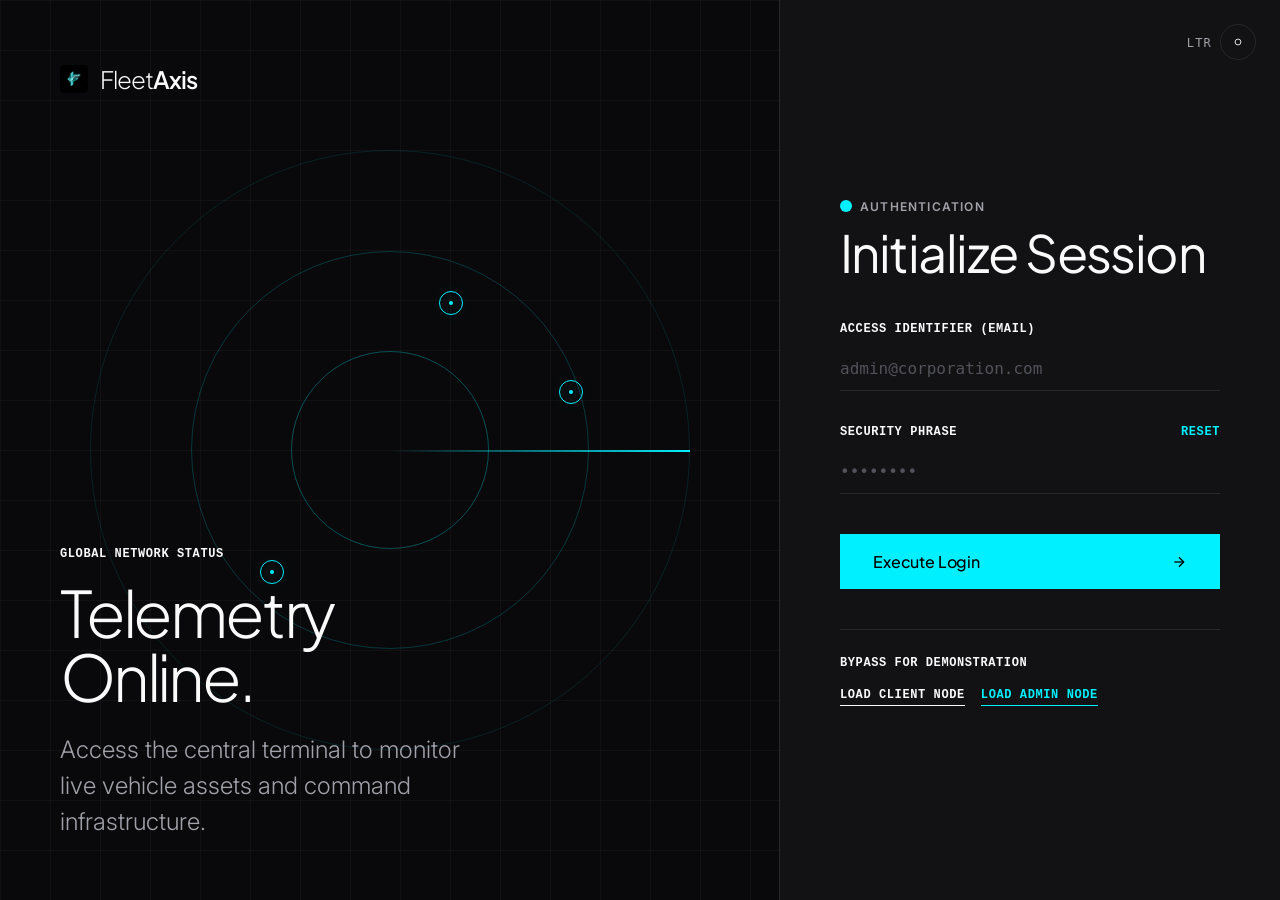
<file: login.html>
<!DOCTYPE html>
<html lang="en" dir="ltr" class="dark">
<head>
  <meta charset="UTF-8">
  <meta name="viewport" content="width=device-width, initial-scale=1.0">
  <title>System Terminal | FleetAxis</title>
  <link rel="stylesheet" href="css/style.css">
  <style>
    body {
      margin: 0;
      height: 100vh;
      overflow: hidden;
      display: flex;
      background: var(--bg-base);
    }
    .auth-left {
      flex: 1;
      position: relative;
      display: flex;
      flex-direction: column;
      justify-content: space-between;
      padding: 60px;
      border-right: 1px solid var(--border-color);
      overflow: hidden;
    }
    .auth-bg-grid {
      position: absolute;
      inset: 0;
      background-image: 
        linear-gradient(to right, rgba(255,255,255,0.03) 1px, transparent 1px),
        linear-gradient(to bottom, rgba(255,255,255,0.03) 1px, transparent 1px);
      background-size: 50px 50px;
      z-index: 0;
    }
    
    /* Abstract radar/sonar visual */
    .radar {
      position: absolute;
      top: 50%; left: 50%;
      transform: translate(-50%, -50%);
      width: 600px; height: 600px;
      border: 1px solid rgba(0, 240, 255, 0.1);
      border-radius: 50%;
      z-index: 1;
    }
    .radar::before {
      content: ''; position: absolute; inset: 100px;
      border: 1px solid rgba(0, 240, 255, 0.2);
      border-radius: 50%;
    }
    .radar::after {
      content: ''; position: absolute; inset: 200px;
      border: 1px solid rgba(0, 240, 255, 0.3);
      border-radius: 50%;
    }
    .radar-sweep {
      position: absolute;
      top: 50%; left: 50%;
      width: 300px; height: 2px;
      background: linear-gradient(90deg, transparent, var(--accent-cyan));
      transform-origin: left;
      animation: sweep 4s linear infinite;
    }
    @keyframes sweep { 100% { transform: rotate(360deg); } }

    .auth-right {
      flex: 0 0 500px;
      display: flex;
      align-items: center;
      justify-content: center;
      padding: 60px;
      background: var(--bg-surface);
      position: relative;
    }
    
    .terminal-box {
      width: 100%;
      position: relative;
      z-index: 10;
    }
    
    .form-input {
      width: 100%;
      background: transparent;
      border: none;
      border-bottom: 1px solid var(--border-color);
      color: var(--text-base);
      font-family: 'SFMono-Regular', monospace;
      font-size: 1rem;
      padding: 12px 0;
      outline: none;
      transition: border-color 0.3s;
    }
    .form-input:focus { border-color: var(--accent-cyan); }
    .form-input::placeholder { color: var(--text-faint); }
    
    @media (max-width: 900px) {
      body { flex-direction: column; overflow: auto; height: auto; min-height: 100vh; }
      .auth-left { display: none; } /* Hide heavy visuals on mobile auth */
      .auth-right { flex: 1; padding: 40px; }
    }
  </style>
  <link rel="icon" type="image/jpeg" href="images/favicon.jpg">
</head>
<body>

  <!-- LEFT VISUAL PANEL -->
  <div class="auth-left">
    <div class="auth-bg-grid"></div>
    <div class="radar">
      <div class="radar-sweep"></div>
      <div class="node" style="top: 25%; left: 60%;"></div>
      <div class="node" style="top: 70%; left: 30%; animation-delay: 1s;"></div>
      <div class="node" style="top: 40%; left: 80%; animation-delay: 2s;"></div>
    </div>
    
    <a href="index.html" class="logo" style="position: relative; z-index: 2;">
      <img src="images/favicon.jpg" alt="FleetAxis Logo" class="brand-logomark">
      <div>Fleet<strong>Axis</strong></div>
    </a>
    
    <div style="position: relative; z-index: 2;">
      <div class="font-mono text-xs text-muted" style="margin-bottom: 16px;">Global Network Status</div>
      <h1 class="display-1" style="font-size: clamp(2.5rem, 10vw, 4rem); line-height: 1; margin-bottom: 24px;">Telemetry<br>Online.</h1>
      <p class="text-lead" style="width: 100%; max-width: 400px;">Access the central terminal to monitor live vehicle assets and command infrastructure.</p>
    </div>
  </div>

  <!-- RIGHT AUTH FORM -->
  <div class="auth-right">
    
    <!-- Controls (Theme/Dir toggle for demo purposes) -->
    <div style="position: absolute; top: 24px; right: 24px; display: flex; gap: 8px;">
      <div class="dir-toggle" id="dirToggle" style="margin-top: 10px;">LTR</div>
      <button class="btn-icon theme-toggle" id="themeToggle" style="width: 36px; height: 36px;">
        <svg width="14" height="14" viewBox="0 0 24 24" fill="none" stroke="currentColor" stroke-width="1.5"><circle cx="12" cy="12" r="5"></circle></svg>
      </button>
    </div>

    <div class="terminal-box reveal">
      <div class="label-mini" style="margin-bottom: 8px;">Authentication</div>
      <h2 style="margin-bottom: 40px;">Initialize Session</h2>
      
      <form action="dashboard-user.html">
        <div style="margin-bottom: 32px;">
          <label class="font-mono text-xs text-muted" style="display: block; margin-bottom: 8px;">ACCESS IDENTIFIER (EMAIL)</label>
          <input type="email" class="form-input" placeholder="admin@corporation.com" required>
        </div>
        
        <div style="margin-bottom: 40px;">
          <div class="flex-between" style="margin-bottom: 8px;">
            <label class="font-mono text-xs text-muted">SECURITY PHRASE</label>
            <a href="#" class="font-mono text-xs" style="color: var(--accent-cyan);">RESET</a>
          </div>
          <input type="password" class="form-input" placeholder="••••••••" required>
        </div>

        <button type="submit" class="btn btn-primary" style="width: 100%; justify-content: space-between;">
          <span>Execute Login</span>
          <svg width="16" height="16" viewBox="0 0 24 24" fill="none" stroke="currentColor" stroke-width="2"><line x1="5" y1="12" x2="19" y2="12"></line><polyline points="12 5 19 12 12 19"></polyline></svg>
        </button>
        
        <div style="margin-top: 40px; padding-top: 24px; border-top: 1px solid var(--border-color);">
          <div class="font-mono text-xs text-muted" style="margin-bottom: 12px;">BYPASS FOR DEMONSTRATION</div>
          <div class="flex" style="gap: 16px;">
            <a href="dashboard-user.html" class="font-mono text-xs" style="color: var(--text-base); border-bottom: 1px solid var(--text-base);">LOAD CLIENT NODE</a>
            <a href="dashboard-admin.html" class="font-mono text-xs" style="color: var(--accent-cyan); border-bottom: 1px solid var(--accent-cyan);">LOAD ADMIN NODE</a>
          </div>
        </div>
      </form>
    </div>
  </div>

  <script src="js/main.js"></script>
</body>
</html>
</file>
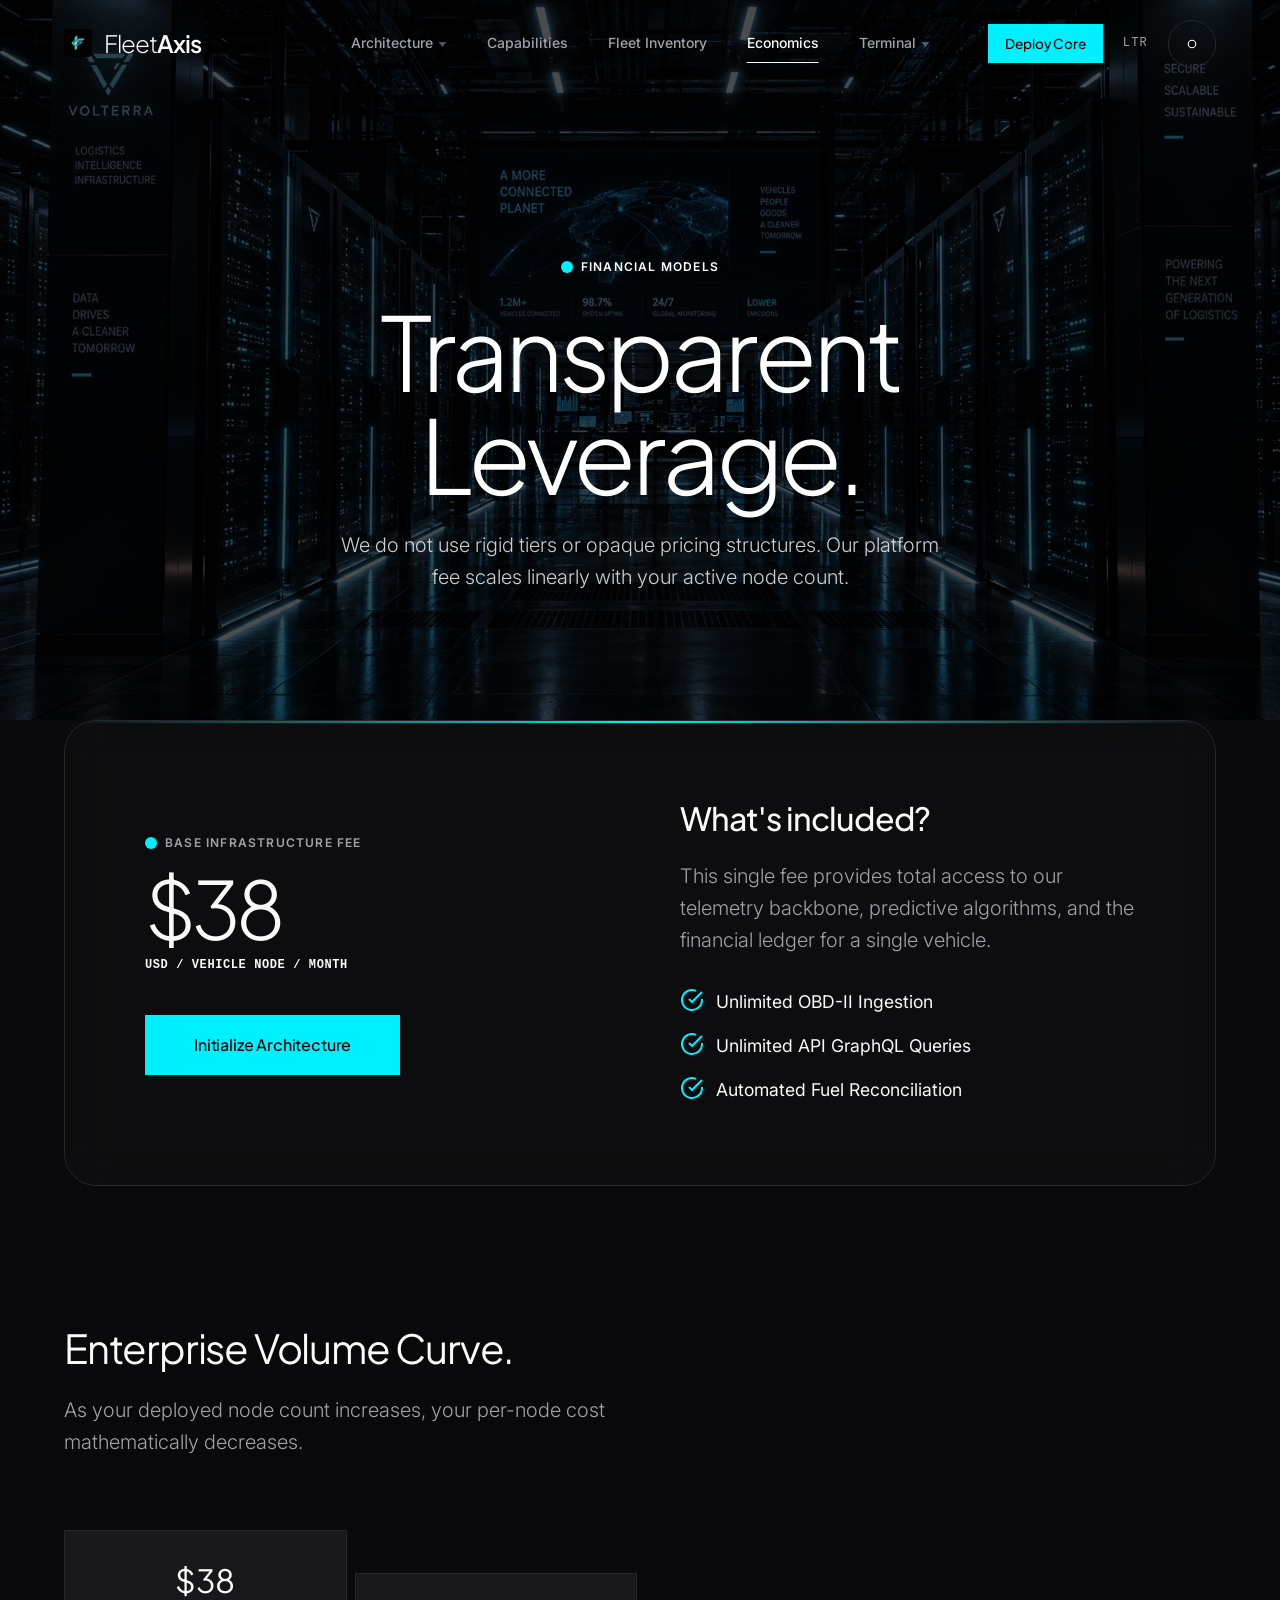
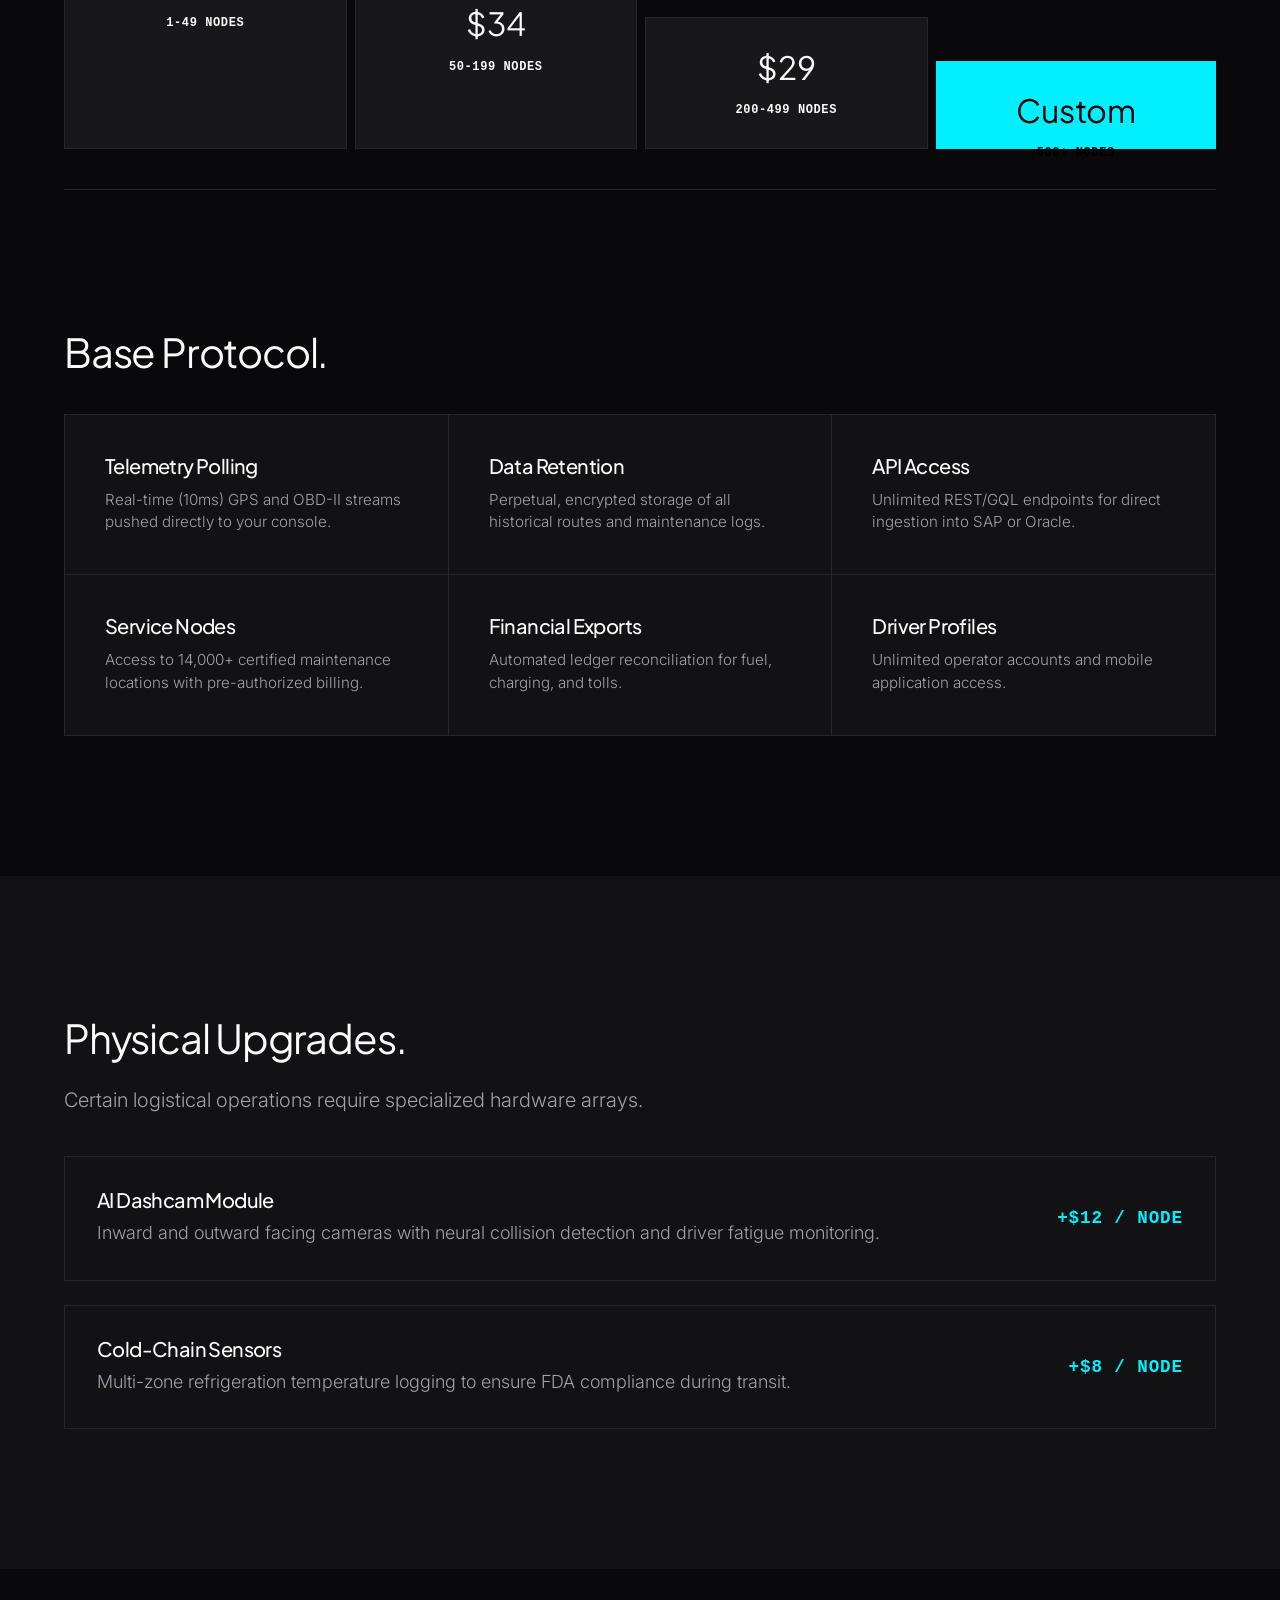
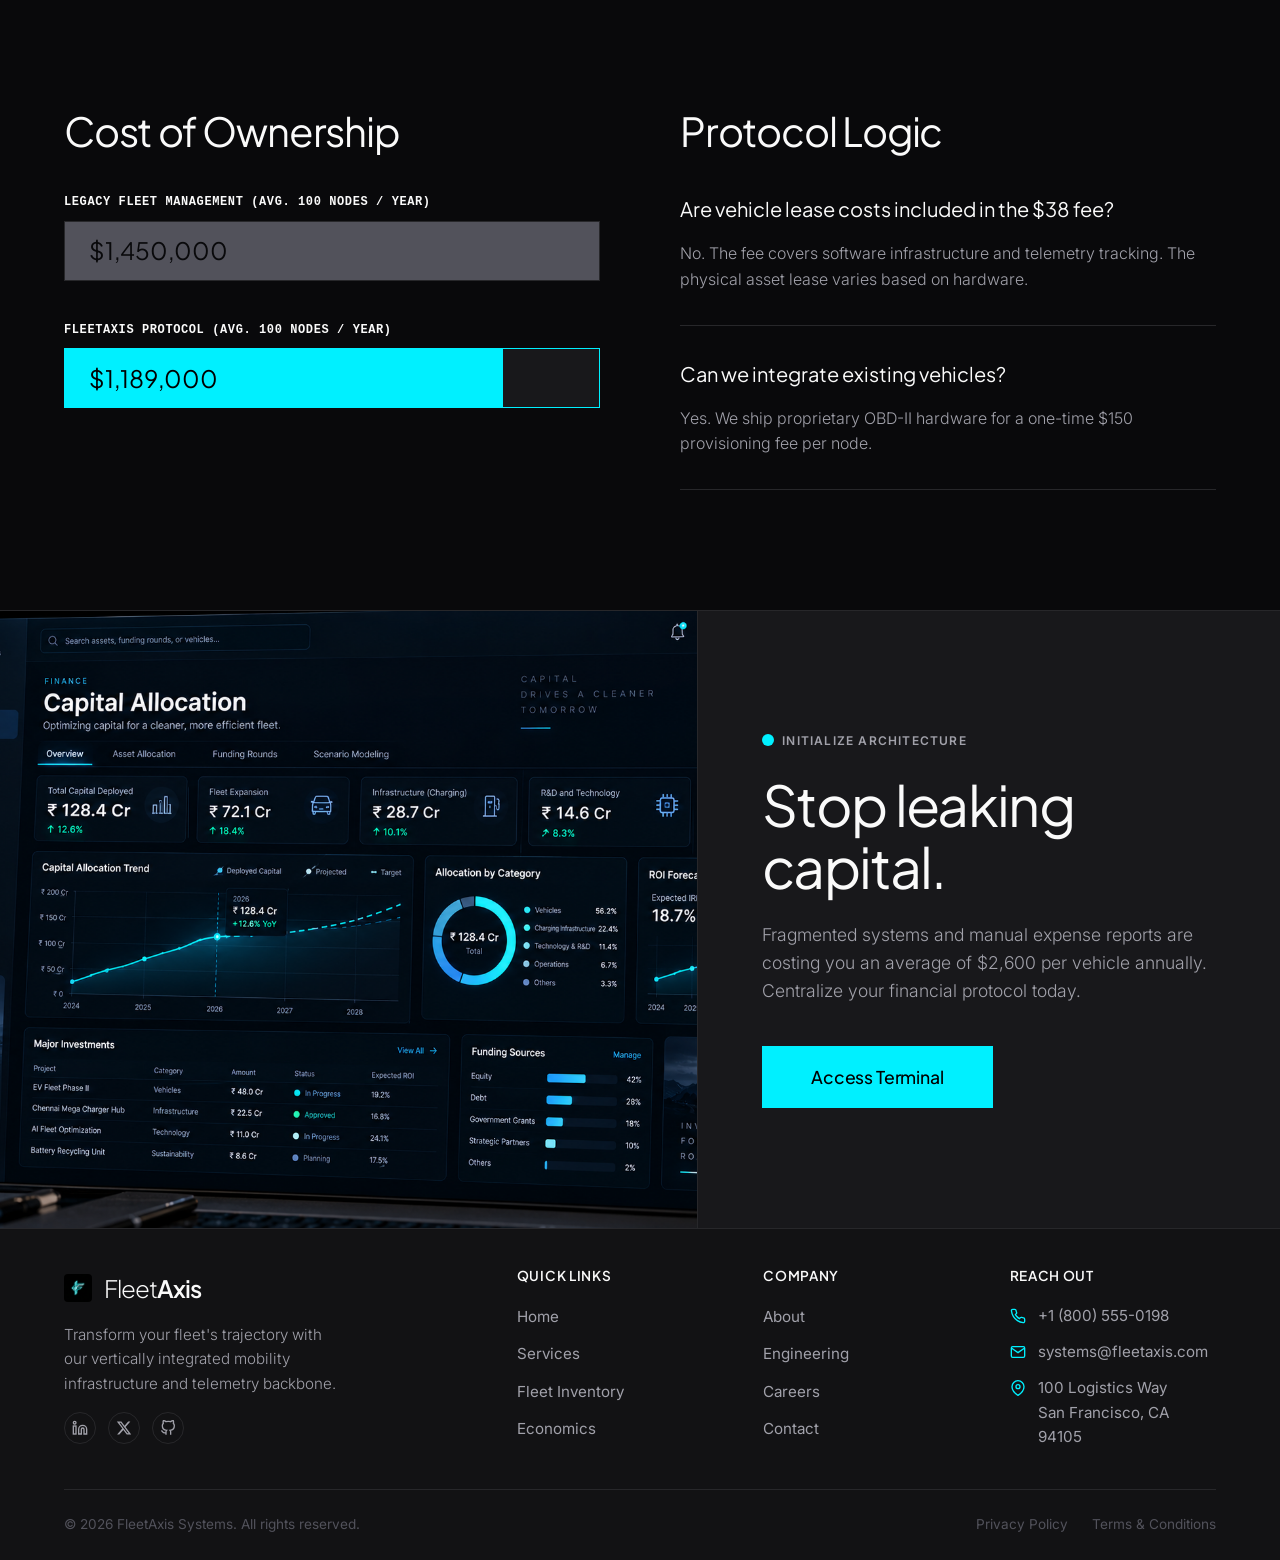
<file: pricing.html>
<!DOCTYPE html>
<html lang="en" dir="ltr" class="dark">
<head>
  <meta charset="UTF-8">
  <meta name="viewport" content="width=device-width, initial-scale=1.0">
  <title>Economics | FleetAxis</title>
  <link rel="stylesheet" href="css/style.css">
  <style>
    /* Pricing Bespoke Styles */
    .pricing-header { padding-top: calc(var(--header-h) + 120px); padding-bottom: 80px; }
    .lead-text { font-size: 1.25rem; line-height: 1.6; color: var(--text-muted); margin-bottom: 32px; font-weight: 300; }

    /* S2: Modeler */
    .modeler-container { background: rgba(255, 255, 255, 0.02); border: 1px solid var(--border-color); border-radius: var(--r-xl); padding: 80px; backdrop-filter: blur(20px); position: relative; overflow: hidden; display: grid; grid-template-columns: 1fr 1fr; gap: 80px; align-items: center; }
    .modeler-container::before { content: ''; position: absolute; top: 0; left: 0; width: 100%; height: 2px; background: linear-gradient(90deg, transparent, var(--accent-cyan), transparent); }
    .cost-huge { font-family: 'Plus Jakarta Sans', sans-serif; font-size: 5rem; font-weight: 300; line-height: 1; color: var(--text-base); margin-bottom: 8px; letter-spacing: -0.05em; }

    /* S3: Volume Scaling Step Chart */
    .volume-scale { display: flex; align-items: flex-end; gap: 8px; height: 300px; padding: 40px 0; border-bottom: 1px solid var(--border-color); }
    .vol-step { flex: 1; background: var(--bg-surface-2); border: 1px solid var(--border-color); position: relative; display: flex; flex-direction: column; align-items: center; justify-content: flex-start; padding-top: 24px; transition: background 0.3s; }
    .vol-step:hover { background: var(--bg-surface); border-color: var(--accent-cyan); }
    .vol-step:nth-child(1) { height: 100%; }
    .vol-step:nth-child(2) { height: 80%; }
    .vol-step:nth-child(3) { height: 60%; }
    .vol-step:nth-child(4) { height: 40%; background: var(--accent-cyan); color: #000; border: none; }

    /* S4: Architecture Grid */
    .arch-grid { display: grid; grid-template-columns: repeat(3, 1fr); gap: 1px; background: var(--border-color); border: 1px solid var(--border-color); margin-top: 40px; }
    .arch-cell { background: var(--bg-surface); padding: 40px; }
    .arch-cell h4 { font-size: 1.25rem; margin-bottom: 12px; }
    .arch-cell p { color: var(--text-muted); line-height: 1.5; font-size: 0.95rem; }

    /* S5: Hardware Addons List */
    .addon-list { display: flex; flex-direction: column; gap: 24px; margin-top: 40px; }
    .addon-item { display: flex; justify-content: space-between; align-items: center; padding: 32px; border: 1px solid var(--border-color); background: var(--bg-surface); }
    .addon-item p { color: var(--text-muted); line-height: 1.6; }
    
    /* S6: ROI Bars */
    .roi-container { padding: 120px 0; }
    .roi-bar-wrapper { margin-bottom: 40px; }
    .roi-bar { height: 60px; background: var(--bg-surface-2); border: 1px solid var(--border-color); position: relative; overflow: hidden; display: flex; align-items: center; padding: 0 24px; font-family: 'Plus Jakarta Sans'; font-size: 1.5rem; }
    .roi-fill { position: absolute; left: 0; top: 0; bottom: 0; z-index: 1; }
    
    /* S7: FAQ */
    .faq-item { border-bottom: 1px solid var(--border-color); padding: 32px 0; }
    .faq-q { font-family: 'Plus Jakarta Sans', sans-serif; font-size: 1.5rem; color: var(--text-base); margin-bottom: 16px; }
    .faq-a { color: var(--text-muted); font-size: 1.1rem; line-height: 1.6; }
    
    @media (max-width: 900px) {
      .volume-scale { flex-direction: column; height: auto; gap: 16px; padding: 24px 0; }
      .vol-step { height: auto !important; padding: 24px; text-align: center; }
      .arch-grid { grid-template-columns: 1fr; }
      .addon-item { flex-direction: column; align-items: flex-start; gap: 16px; }
      .roi-bar { font-size: 1.1rem; }
      .modeler-container { grid-template-columns: 1fr; gap: 40px; padding: 40px; }
    }
    @media (max-width: 480px) {
      .pricing-header { padding-top: calc(var(--header-h) + 48px); padding-bottom: 48px; }
      .modeler-container { padding: 24px 16px; gap: 32px; }
      .cost-huge { font-size: 3rem; }
      .lead-text { font-size: 1rem; }
      .arch-cell { padding: 24px; }
      .addon-item { padding: 24px 16px; }
      .roi-container { padding: 60px 0; }
      .roi-bar { font-size: 1rem; padding: 0 16px; height: 48px; }
      .faq-item { padding: 24px 0; }
      .faq-q { font-size: 1.2rem; }
    }
  </style>
  <link rel="icon" type="image/jpeg" href="images/favicon.jpg">
</head>
<body>

  <header class="header">
    <div class="container header-inner">
      <a href="index.html" class="logo"><img src="images/favicon.jpg" alt="FleetAxis Logo" class="brand-logomark"><div>Fleet<strong>Axis</strong></div></a>
      <nav class="nav">
        <div class="nav-item">
          <a href="#" class="nav-link">Architecture</a>
          <div class="dropdown">
            <a href="index.html" class="dropdown-item">Home 1 (Cinematic)</a>
            <a href="home2.html" class="dropdown-item">Home 2 (Swiss Grid)</a>
          </div>
        </div>
        <div class="nav-item"><a href="services.html" class="nav-link">Capabilities</a></div>
        <div class="nav-item"><a href="catalog.html" class="nav-link">Fleet Inventory</a></div>
        <div class="nav-item"><a href="pricing.html" class="nav-link active">Economics</a></div>
        <div class="nav-item">
          <a href="login.html" class="nav-link">Terminal</a>
          <div class="dropdown">
            <a href="dashboard-user.html" class="dropdown-item">User Dashboard</a>
            <a href="dashboard-admin.html" class="dropdown-item">Admin Dashboard</a>
          </div>
        </div>
      </nav>
      <div class="header-controls">
        <a href="login.html" class="btn btn-primary" style="padding: 8px 16px; font-size: 0.85rem;">Deploy Core</a>
        <div class="dir-toggle" id="dirToggle">LTR</div>
        <button class="btn-icon theme-toggle" id="themeToggle"><svg width="18" height="18" viewBox="0 0 24 24" fill="none" stroke="currentColor" stroke-width="1.5"><circle cx="12" cy="12" r="5"></circle></svg></button>
        <button class="hamburger" id="hamburger" aria-label="Toggle menu">
          <span></span><span></span><span></span>
        </button>
      </div>
    </div>
  </header>

  <!-- MOBILE NAV DRAWER -->
  <nav class="mobile-nav" id="mobileNav" aria-label="Mobile navigation">
    <a href="index.html" class="mobile-nav-link">Home 1 (Cinematic)</a>
    <a href="home2.html" class="mobile-nav-link">Home 2 (Swiss Grid)</a>
    <a href="services.html" class="mobile-nav-link">Capabilities</a>
    <a href="catalog.html" class="mobile-nav-link">Fleet Inventory</a>
    <a href="pricing.html" class="mobile-nav-link active">Economics</a>
    <a href="login.html" class="mobile-nav-link">Terminal</a>
    <a href="dashboard-user.html" class="mobile-nav-sub">User Dashboard</a>
    <a href="dashboard-admin.html" class="mobile-nav-sub">Admin Dashboard</a>
    <div class="mobile-nav-cta">
      <a href="login.html" class="btn btn-primary" style="margin-bottom: 24px;">Deploy Core</a>
      <div style="display: flex; gap: 16px; align-items: center; justify-content: center;">
        <div class="dir-toggle">LTR</div>
        <button class="btn-icon theme-toggle" aria-label="Toggle dark/light mode" style="width: 36px; height: 36px; display: flex; align-items: center; justify-content: center;">
          <svg width="18" height="18" viewBox="0 0 24 24" fill="none" stroke="currentColor" stroke-width="1.5"><circle cx="12" cy="12" r="5"></circle></svg>
        </button>
      </div>
    </div>
  </nav>

  <main>
    <!-- S1: HERO -->
    <section class="pricing-header" style="position: relative; overflow: hidden; min-height: 80vh; display: flex; align-items: center; justify-content: center; background: #000;">
      <!-- Background Image -->
      <div style="position: absolute; inset: 0; background: url('images/pricing-hero.png') center/cover no-repeat; opacity: 0.5; z-index: 1; filter: brightness(0.6);"></div>
      
      <div class="container relative" style="z-index: 2; text-align: center; display: flex; flex-direction: column; align-items: center;">
        <div class="reveal">
          <div class="label-mini" style="margin-bottom: 24px; border-color: rgba(255,255,255,0.2); color: #fff;">Financial Models</div>
          <h1 class="display-1" style="margin-bottom: 24px; color: #fff;">Transparent<br>Leverage.</h1>
          <p class="lead-text" style="width: 100%; max-width: 600px; margin: 0 auto; color: rgba(255,255,255,0.8);">
            We do not use rigid tiers or opaque pricing structures. Our platform fee scales linearly with your active node count.
          </p>
        </div>
      </div>
    </section>

    <!-- S2: CORE MODELER -->
    <section>
      <div class="container">
        <div class="modeler-container reveal">
          <div>
            <div class="label-mini" style="margin-bottom: 16px;">Base Infrastructure Fee</div>
            <div class="cost-huge">$38</div>
            <div class="font-mono text-xs text-muted">USD / VEHICLE NODE / MONTH</div>
            <div style="margin-top: 40px;"><a href="#" class="btn btn-primary" style="padding: 16px 48px;">Initialize Architecture</a></div>
          </div>
          <div>
            <h3 style="font-size: 2rem; margin-bottom: 24px;">What's included?</h3>
            <p class="lead-text">This single fee provides total access to our telemetry backbone, predictive algorithms, and the financial ledger for a single vehicle.</p>
            <ul style="list-style: none; padding: 0; display: flex; flex-direction: column; gap: 16px;">
              <li style="display: flex; gap: 12px; align-items: flex-start;">
                <svg width="24" height="24" viewBox="0 0 24 24" fill="none" stroke="var(--accent-cyan)" stroke-width="2"><path d="M22 11.08V12a10 10 0 1 1-5.93-9.14"></path><polyline points="22 4 12 14.01 9 11.01"></polyline></svg>
                <span style="color: var(--text-base); font-size: 1.1rem;">Unlimited OBD-II Ingestion</span>
              </li>
              <li style="display: flex; gap: 12px; align-items: flex-start;">
                <svg width="24" height="24" viewBox="0 0 24 24" fill="none" stroke="var(--accent-cyan)" stroke-width="2"><path d="M22 11.08V12a10 10 0 1 1-5.93-9.14"></path><polyline points="22 4 12 14.01 9 11.01"></polyline></svg>
                <span style="color: var(--text-base); font-size: 1.1rem;">Unlimited API GraphQL Queries</span>
              </li>
              <li style="display: flex; gap: 12px; align-items: flex-start;">
                <svg width="24" height="24" viewBox="0 0 24 24" fill="none" stroke="var(--accent-cyan)" stroke-width="2"><path d="M22 11.08V12a10 10 0 1 1-5.93-9.14"></path><polyline points="22 4 12 14.01 9 11.01"></polyline></svg>
                <span style="color: var(--text-base); font-size: 1.1rem;">Automated Fuel Reconciliation</span>
              </li>
            </ul>
          </div>
        </div>
      </div>
    </section>

    <!-- S3: VOLUME SCALING -->
    <section class="section">
      <div class="container">
        <h2 class="reveal" style="font-size: 2.5rem; margin-bottom: 24px;">Enterprise Volume Curve.</h2>
        <p class="lead-text reveal" style="width: 100%; max-width: 600px;">As your deployed node count increases, your per-node cost mathematically decreases.</p>
        
        <div class="volume-scale reveal delay-1">
          <div class="vol-step">
            <div class="font-jakarta" style="font-size: 2rem;">$38</div>
            <div class="font-mono text-xs" style="margin-top: 8px;">1-49 Nodes</div>
          </div>
          <div class="vol-step">
            <div class="font-jakarta" style="font-size: 2rem;">$34</div>
            <div class="font-mono text-xs" style="margin-top: 8px;">50-199 Nodes</div>
          </div>
          <div class="vol-step">
            <div class="font-jakarta" style="font-size: 2rem;">$29</div>
            <div class="font-mono text-xs" style="margin-top: 8px;">200-499 Nodes</div>
          </div>
          <div class="vol-step">
            <div class="font-jakarta" style="font-size: 2rem;">Custom</div>
            <div class="font-mono text-xs" style="margin-top: 8px;">500+ Nodes</div>
          </div>
        </div>
      </div>
    </section>

    <!-- S4: INCLUDED ARCHITECTURE -->
    <section class="section" style="padding-top: 0;">
      <div class="container">
        <h2 class="reveal" style="font-size: 2.5rem; margin-bottom: 24px;">Base Protocol.</h2>
        <div class="arch-grid reveal delay-1">
          <div class="arch-cell"><h4>Telemetry Polling</h4><p>Real-time (10ms) GPS and OBD-II streams pushed directly to your console.</p></div>
          <div class="arch-cell"><h4>Data Retention</h4><p>Perpetual, encrypted storage of all historical routes and maintenance logs.</p></div>
          <div class="arch-cell"><h4>API Access</h4><p>Unlimited REST/GQL endpoints for direct ingestion into SAP or Oracle.</p></div>
          <div class="arch-cell"><h4>Service Nodes</h4><p>Access to 14,000+ certified maintenance locations with pre-authorized billing.</p></div>
          <div class="arch-cell"><h4>Financial Exports</h4><p>Automated ledger reconciliation for fuel, charging, and tolls.</p></div>
          <div class="arch-cell"><h4>Driver Profiles</h4><p>Unlimited operator accounts and mobile application access.</p></div>
        </div>
      </div>
    </section>

    <!-- S5: HARDWARE ADD-ONS -->
    <section class="section" style="background: var(--bg-surface);">
      <div class="container">
        <h2 class="reveal" style="font-size: 2.5rem; margin-bottom: 24px;">Physical Upgrades.</h2>
        <p class="lead-text reveal" style="width: 100%; max-width: 600px;">Certain logistical operations require specialized hardware arrays.</p>
        
        <div class="addon-list reveal delay-1">
          <div class="addon-item">
            <div style="flex: 1;"><h4 style="font-size: 1.25rem; margin-bottom: 8px;">AI Dashcam Module</h4><p style="margin-bottom: 0;">Inward and outward facing cameras with neural collision detection and driver fatigue monitoring.</p></div>
            <div class="font-mono text-xs" style="color: var(--accent-cyan); padding-left: 40px; font-size: 1.1rem;">+$12 / NODE</div>
          </div>
          <div class="addon-item">
            <div style="flex: 1;"><h4 style="font-size: 1.25rem; margin-bottom: 8px;">Cold-Chain Sensors</h4><p style="margin-bottom: 0;">Multi-zone refrigeration temperature logging to ensure FDA compliance during transit.</p></div>
            <div class="font-mono text-xs" style="color: var(--accent-cyan); padding-left: 40px; font-size: 1.1rem;">+$8 / NODE</div>
          </div>
        </div>
      </div>
    </section>

    <!-- S6: ROI & PROTOCOL LOGIC -->
    <section class="section" style="padding-bottom: 120px;">
      <div class="container">
        <div class="grid" style="grid-template-columns: 1fr 1fr; gap: 80px;">
          <div>
            <h2 class="reveal" style="font-size: 2.5rem; margin-bottom: 40px;">Cost of Ownership</h2>
            <div class="roi-bar-wrapper reveal delay-1">
              <div class="font-mono text-xs text-muted" style="margin-bottom: 8px;">LEGACY FLEET MANAGEMENT (Avg. 100 Nodes / Year)</div>
              <div class="roi-bar">
                <div class="roi-fill" style="width: 100%; background: var(--text-faint);"></div>
                <span style="position: relative; z-index: 2; color: var(--bg-base);">$1,450,000</span>
              </div>
            </div>
            <div class="roi-bar-wrapper reveal delay-2">
              <div class="font-mono text-xs text-muted" style="margin-bottom: 8px;">FLEETAXIS PROTOCOL (Avg. 100 Nodes / Year)</div>
              <div class="roi-bar" style="border-color: var(--accent-cyan);">
                <div class="roi-fill" style="width: 82%; background: var(--accent-cyan);"></div>
                <span style="position: relative; z-index: 2; color: #000;">$1,189,000</span>
              </div>
            </div>
          </div>
          <div class="reveal delay-1">
            <h2 style="font-size: 2.5rem; margin-bottom: 40px;">Protocol Logic</h2>
            <div class="faq-item" style="padding-top: 0;">
              <div class="faq-q" style="font-size: 1.25rem;">Are vehicle lease costs included in the $38 fee?</div>
              <p class="faq-a" style="font-size: 1rem;">No. The fee covers software infrastructure and telemetry tracking. The physical asset lease varies based on hardware.</p>
            </div>
            <div class="faq-item">
              <div class="faq-q" style="font-size: 1.25rem;">Can we integrate existing vehicles?</div>
              <p class="faq-a" style="font-size: 1rem;">Yes. We ship proprietary OBD-II hardware for a one-time $150 provisioning fee per node.</p>
            </div>
          </div>
        </div>
      </div>
    </section>

    <!-- S7: CTA -->
    <section class="section" style="padding: 0; background: var(--bg-surface-2); border-top: 1px solid var(--border-color);">
      <div class="grid" style="grid-template-columns: 1.2fr 1fr; align-items: stretch;">
        <div class="reveal delay-1" style="display: flex; align-items: stretch; justify-content: center; border-right: 1px solid var(--border-color);">
          <div class="img-placeholder" style="width: 100%; height: 100%; min-height: 500px; border: none; border-radius: 0; background: transparent; padding: 0; overflow: hidden;">
            <img src="images/pricing-dashboard.png" alt="Live Financial Dashboard showing capital allocation" style="width: 100%; height: 100%; object-fit: cover; display: block; border-radius: inherit;">
          </div>
        </div>
        <div class="reveal" style="padding: 120px 5vw; display: flex; flex-direction: column; justify-content: center; width: 100%;">
          <div class="label-mini" style="margin-bottom: 24px;">Initialize Architecture</div>
          <h2 class="display-2" style="margin-bottom: 24px; font-size: clamp(2rem, 8vw, 3.5rem);">Stop leaking capital.</h2>
          <p style="color: var(--text-muted); margin-bottom: 40px; font-size: 1.1rem; width: 100%; max-width: 500px; line-height: 1.6;">
            Fragmented systems and manual expense reports are costing you an average of $2,600 per vehicle annually. Centralize your financial protocol today.
          </p>
          <div>
            <a href="login.html" class="btn btn-primary" style="padding: 16px 48px; font-size: 1.1rem;">Access Terminal</a>
          </div>
        </div>
      </div>
    </section>

  </main>

  <footer class="footer">
    <div class="container">
      <div class="footer-grid">
        <div class="footer-col" style="max-width: 280px;">
          <a href="index.html" class="logo" style="margin-bottom: 16px;"><img src="images/favicon.jpg" alt="FleetAxis Logo" class="brand-logomark"><div>Fleet<strong>Axis</strong></div></a>
          <p style="font-size: 0.95rem; color: var(--text-muted); line-height: 1.6;">
            Transform your fleet's trajectory with our vertically integrated mobility infrastructure and telemetry backbone.
          </p>
          <div class="social-links" style="margin-top: 16px;">
            <a href="#" class="social-icon" aria-label="LinkedIn"><svg width="16" height="16" viewBox="0 0 24 24" fill="none" stroke="currentColor" stroke-width="2"><path d="M16 8a6 6 0 0 1 6 6v7h-4v-7a2 2 0 0 0-2-2 2 2 0 0 0-2 2v7h-4v-7a6 6 0 0 1 6-6z"></path><rect x="2" y="9" width="4" height="12"></rect><circle cx="4" cy="4" r="2"></circle></svg></a>
            <a href="#" class="social-icon" aria-label="X (Twitter)"><svg width="16" height="16" viewBox="0 0 24 24" fill="currentColor" stroke="none"><path d="M18.244 2.25h3.308l-7.227 8.26 8.502 11.24H16.17l-5.214-6.817L4.99 21.75H1.68l7.73-8.835L1.254 2.25H8.08l4.713 6.231zm-1.161 17.52h1.833L7.084 4.126H5.117z"></path></svg></a>
            <a href="#" class="social-icon" aria-label="GitHub"><svg width="16" height="16" viewBox="0 0 24 24" fill="none" stroke="currentColor" stroke-width="2"><path d="M9 19c-5 1.5-5-2.5-7-3m14 6v-3.87a3.37 3.37 0 0 0-.94-2.61c3.14-.35 6.44-1.54 6.44-7A5.44 5.44 0 0 0 20 4.77 5.07 5.07 0 0 0 19.91 1S18.73.65 16 2.48a13.38 13.38 0 0 0-7 0C6.27.65 5.09 1 5.09 1A5.07 5.07 0 0 0 5 4.77a5.44 5.44 0 0 0-1.5 3.78c0 5.42 3.3 6.61 6.44 7A3.37 3.37 0 0 0 9 18.13V22"></path></svg></a>
          </div>
        </div>
        
        <div class="footer-col">
          <h6>Quick Links</h6>
          <ul>
            <li><a href="index.html">Home</a></li>
            <li><a href="services.html">Services</a></li>
            <li><a href="catalog.html">Fleet Inventory</a></li>
            <li><a href="pricing.html">Economics</a></li>
          </ul>
        </div>
        
        <div class="footer-col">
          <h6>Company</h6>
          <ul>
            <li><a href="#">About</a></li>
            <li><a href="#">Engineering</a></li>
            <li><a href="#">Careers</a></li>
            <li><a href="#">Contact</a></li>
          </ul>
        </div>
        
        <div class="footer-col">
          <h6>Reach Out</h6>
          <ul class="contact-list">
            <li>
              <svg width="16" height="16" viewBox="0 0 24 24" fill="none" stroke="currentColor" stroke-width="2"><path d="M22 16.92v3a2 2 0 0 1-2.18 2 19.79 19.79 0 0 1-8.63-3.07 19.5 19.5 0 0 1-6-6 19.79 19.79 0 0 1-3.07-8.67A2 2 0 0 1 4.11 2h3a2 2 0 0 1 2 1.72 12.84 12.84 0 0 0 .7 2.81 2 2 0 0 1-.45 2.11L8.09 9.91a16 16 0 0 0 6 6l1.27-1.27a2 2 0 0 1 2.11-.45 12.84 12.84 0 0 0 2.81.7A2 2 0 0 1 22 16.92z"></path></svg>
              <span>+1 (800) 555-0198</span>
            </li>
            <li>
              <svg width="16" height="16" viewBox="0 0 24 24" fill="none" stroke="currentColor" stroke-width="2"><path d="M4 4h16c1.1 0 2 .9 2 2v12c0 1.1-.9 2-2 2H4c-1.1 0-2-.9-2-2V6c0-1.1.9-2 2-2z"></path><polyline points="22,6 12,13 2,6"></polyline></svg>
              <a href="mailto:systems@fleetaxis.com">systems@fleetaxis.com</a>
            </li>
            <li>
              <svg width="16" height="16" viewBox="0 0 24 24" fill="none" stroke="currentColor" stroke-width="2"><path d="M21 10c0 7-9 13-9 13s-9-6-9-13a9 9 0 0 1 18 0z"></path><circle cx="12" cy="10" r="3"></circle></svg>
              <span style="line-height: 1.6;">100 Logistics Way<br>San Francisco, CA 94105</span>
            </li>
          </ul>
        </div>
      </div>
      
      <div class="footer-bottom">
        <div>&copy; 2026 FleetAxis Systems. All rights reserved.</div>
        <div class="footer-bottom-links">
          <a href="#">Privacy Policy</a>
          <a href="#">Terms & Conditions</a>
        </div>
      </div>
    </div>
  </footer>

  <script src="js/main.js"></script>
</body>
</html>
</file>
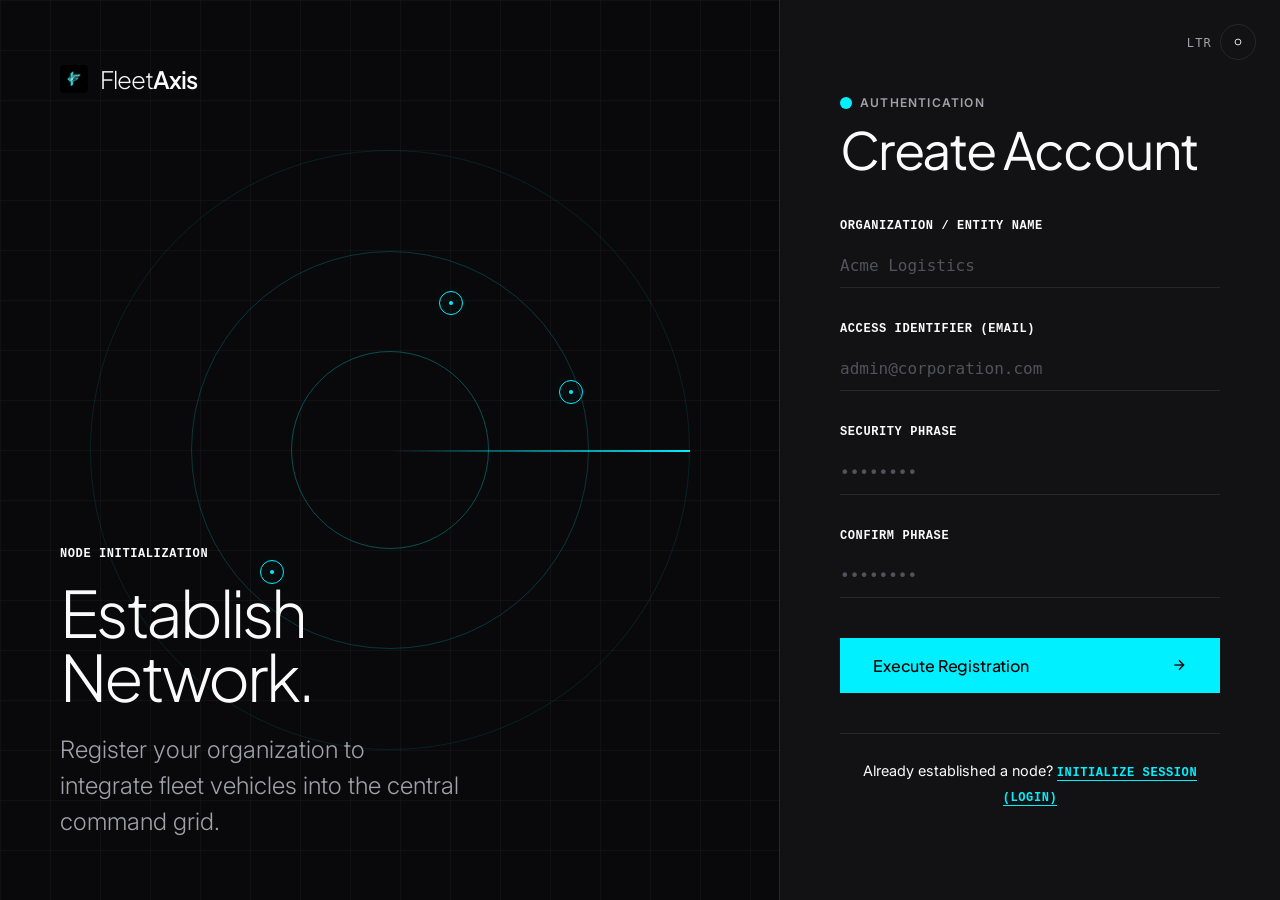
<file: register.html>
<!DOCTYPE html>
<html lang="en" dir="ltr" class="dark">
<head>
  <meta charset="UTF-8">
  <meta name="viewport" content="width=device-width, initial-scale=1.0">
  <title>System Terminal | Register | FleetAxis</title>
  <link rel="stylesheet" href="css/style.css">
  <style>
    body {
      margin: 0;
      height: 100vh;
      overflow: hidden;
      display: flex;
      background: var(--bg-base);
    }
    .auth-left {
      flex: 1;
      position: relative;
      display: flex;
      flex-direction: column;
      justify-content: space-between;
      padding: 60px;
      border-right: 1px solid var(--border-color);
      overflow: hidden;
    }
    .auth-bg-grid {
      position: absolute;
      inset: 0;
      background-image: 
        linear-gradient(to right, rgba(255,255,255,0.03) 1px, transparent 1px),
        linear-gradient(to bottom, rgba(255,255,255,0.03) 1px, transparent 1px);
      background-size: 50px 50px;
      z-index: 0;
    }
    
    /* Abstract radar/sonar visual */
    .radar {
      position: absolute;
      top: 50%; left: 50%;
      transform: translate(-50%, -50%);
      width: 600px; height: 600px;
      border: 1px solid rgba(0, 240, 255, 0.1);
      border-radius: 50%;
      z-index: 1;
    }
    .radar::before {
      content: ''; position: absolute; inset: 100px;
      border: 1px solid rgba(0, 240, 255, 0.2);
      border-radius: 50%;
    }
    .radar::after {
      content: ''; position: absolute; inset: 200px;
      border: 1px solid rgba(0, 240, 255, 0.3);
      border-radius: 50%;
    }
    .radar-sweep {
      position: absolute;
      top: 50%; left: 50%;
      width: 300px; height: 2px;
      background: linear-gradient(90deg, transparent, var(--accent-cyan));
      transform-origin: left;
      animation: sweep 4s linear infinite;
    }
    @keyframes sweep { 100% { transform: rotate(360deg); } }

    .auth-right {
      flex: 0 0 500px;
      display: flex;
      align-items: center;
      justify-content: center;
      padding: 60px;
      background: var(--bg-surface);
      position: relative;
    }
    
    .terminal-box {
      width: 100%;
      position: relative;
      z-index: 10;
    }
    
    .form-input {
      width: 100%;
      background: transparent;
      border: none;
      border-bottom: 1px solid var(--border-color);
      color: var(--text-base);
      font-family: 'SFMono-Regular', monospace;
      font-size: 1rem;
      padding: 12px 0;
      outline: none;
      transition: border-color 0.3s;
    }
    .form-input:focus { border-color: var(--accent-cyan); }
    .form-input::placeholder { color: var(--text-faint); }
    
    @media (max-width: 900px) {
      body { flex-direction: column; overflow: auto; height: auto; min-height: 100vh; }
      .auth-left { display: none; } /* Hide heavy visuals on mobile auth */
      .auth-right { flex: 1; padding: 40px; }
    }
  </style>
  <link rel="icon" type="image/jpeg" href="images/favicon.jpg">
</head>
<body>

  <!-- LEFT VISUAL PANEL -->
  <div class="auth-left">
    <div class="auth-bg-grid"></div>
    <div class="radar">
      <div class="radar-sweep"></div>
      <div class="node" style="top: 25%; left: 60%;"></div>
      <div class="node" style="top: 70%; left: 30%; animation-delay: 1s;"></div>
      <div class="node" style="top: 40%; left: 80%; animation-delay: 2s;"></div>
    </div>
    
    <a href="index.html" class="logo" style="position: relative; z-index: 2;">
      <img src="images/favicon.jpg" alt="FleetAxis Logo" class="brand-logomark">
      <div>Fleet<strong>Axis</strong></div>
    </a>
    
    <div style="position: relative; z-index: 2;">
      <div class="font-mono text-xs text-muted" style="margin-bottom: 16px;">Node Initialization</div>
      <h1 class="display-1" style="font-size: clamp(2.5rem, 10vw, 4rem); line-height: 1; margin-bottom: 24px;">Establish<br>Network.</h1>
      <p class="text-lead" style="width: 100%; max-width: 400px;">Register your organization to integrate fleet vehicles into the central command grid.</p>
    </div>
  </div>

  <!-- RIGHT AUTH FORM -->
  <div class="auth-right">
    
    <!-- Controls (Theme/Dir toggle for demo purposes) -->
    <div style="position: absolute; top: 24px; right: 24px; display: flex; gap: 8px;">
      <div class="dir-toggle" id="dirToggle" style="margin-top: 10px;">LTR</div>
      <button class="btn-icon theme-toggle" id="themeToggle" style="width: 36px; height: 36px;">
        <svg width="14" height="14" viewBox="0 0 24 24" fill="none" stroke="currentColor" stroke-width="1.5"><circle cx="12" cy="12" r="5"></circle></svg>
      </button>
    </div>

    <div class="terminal-box reveal">
      <div class="label-mini" style="margin-bottom: 8px;">Authentication</div>
      <h2 style="margin-bottom: 40px;">Create Account</h2>
      
      <form action="dashboard-user.html">
        <div style="margin-bottom: 32px;">
          <label class="font-mono text-xs text-muted" style="display: block; margin-bottom: 8px;">ORGANIZATION / ENTITY NAME</label>
          <input type="text" class="form-input" placeholder="Acme Logistics" required>
        </div>

        <div style="margin-bottom: 32px;">
          <label class="font-mono text-xs text-muted" style="display: block; margin-bottom: 8px;">ACCESS IDENTIFIER (EMAIL)</label>
          <input type="email" class="form-input" placeholder="admin@corporation.com" required>
        </div>
        
        <div style="margin-bottom: 32px;">
          <label class="font-mono text-xs text-muted" style="display: block; margin-bottom: 8px;">SECURITY PHRASE</label>
          <input type="password" class="form-input" placeholder="••••••••" required>
        </div>

        <div style="margin-bottom: 40px;">
          <label class="font-mono text-xs text-muted" style="display: block; margin-bottom: 8px;">CONFIRM PHRASE</label>
          <input type="password" class="form-input" placeholder="••••••••" required>
        </div>

        <button type="submit" class="btn btn-primary" style="width: 100%; justify-content: space-between;">
          <span>Execute Registration</span>
          <svg width="16" height="16" viewBox="0 0 24 24" fill="none" stroke="currentColor" stroke-width="2"><line x1="5" y1="12" x2="19" y2="12"></line><polyline points="12 5 19 12 12 19"></polyline></svg>
        </button>
        
        <div style="margin-top: 40px; padding-top: 24px; border-top: 1px solid var(--border-color); text-align: center;">
          <span class="text-muted" style="font-size: 0.9rem;">Already established a node? </span>
          <a href="login.html" class="font-mono text-xs" style="color: var(--accent-cyan); border-bottom: 1px solid var(--accent-cyan);">INITIALIZE SESSION (LOGIN)</a>
        </div>
      </form>
    </div>
  </div>

  <script src="js/main.js"></script>
</body>
</html>
</file>
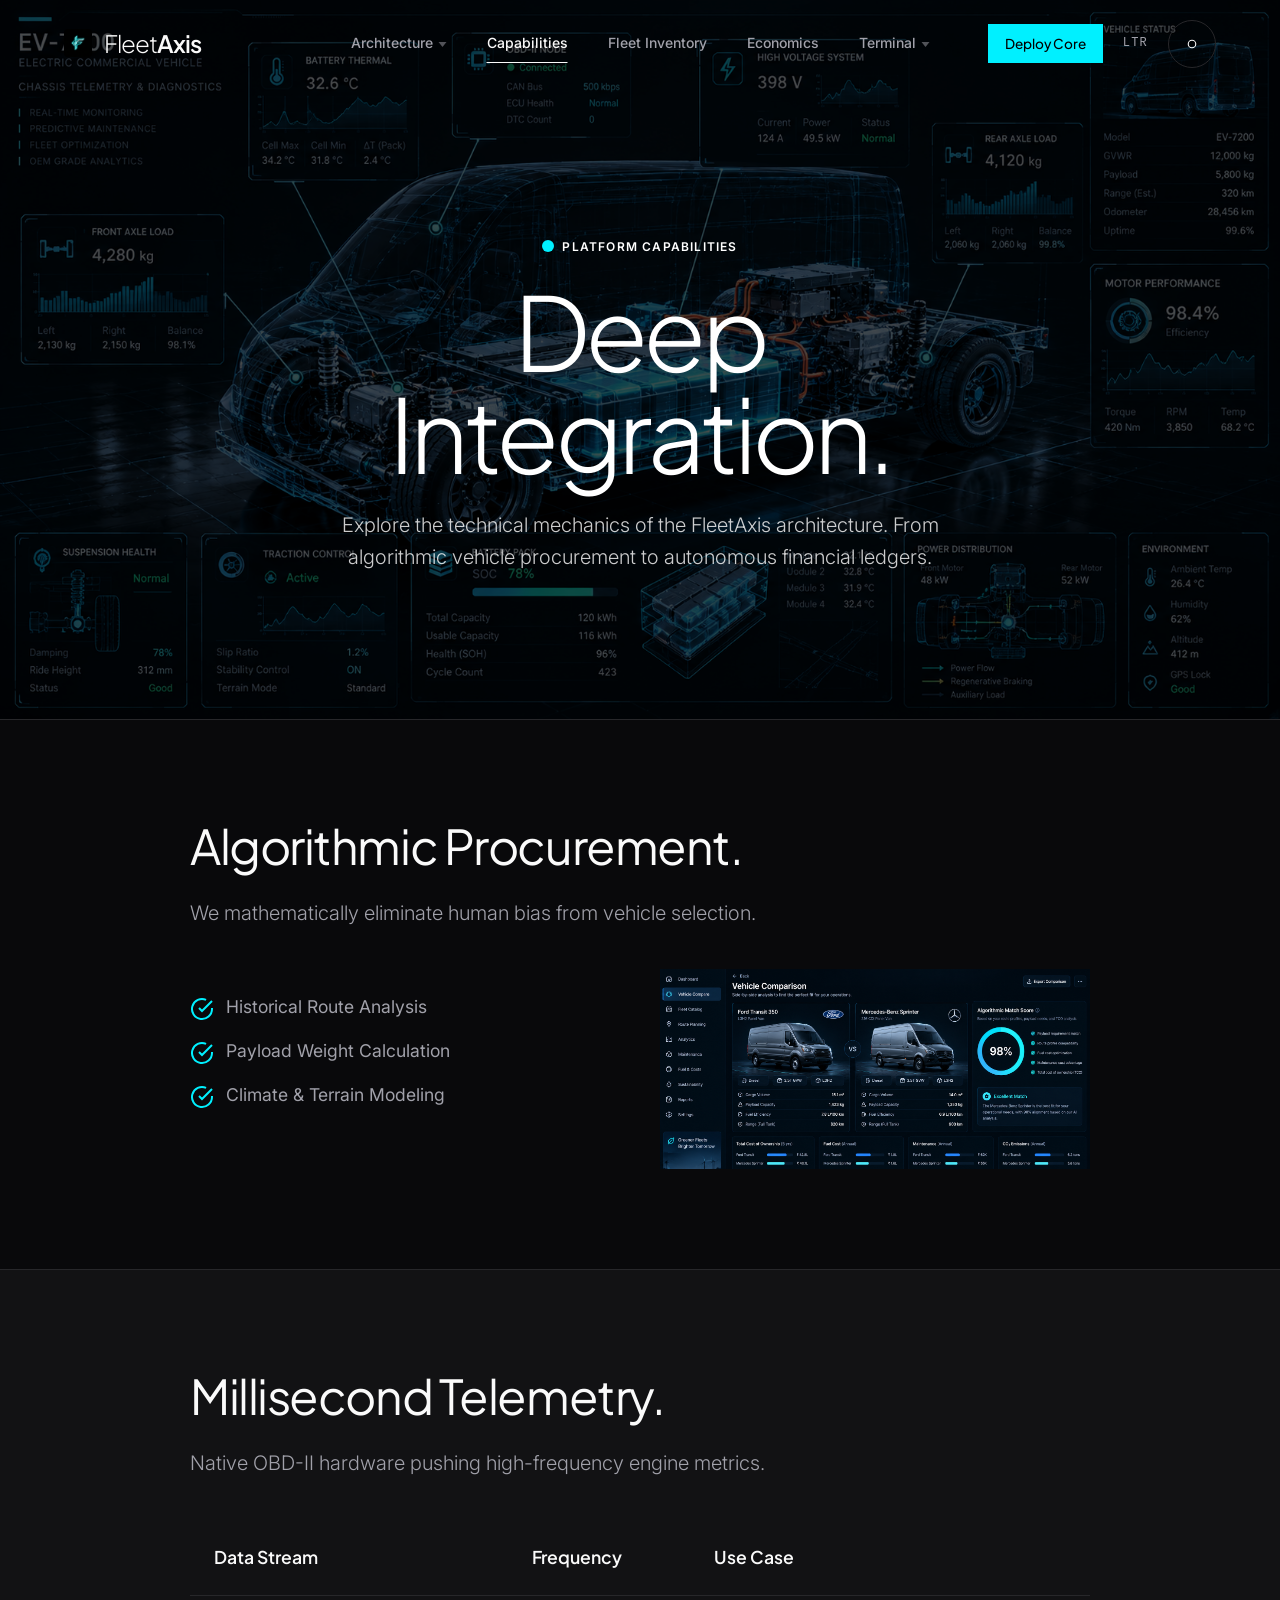
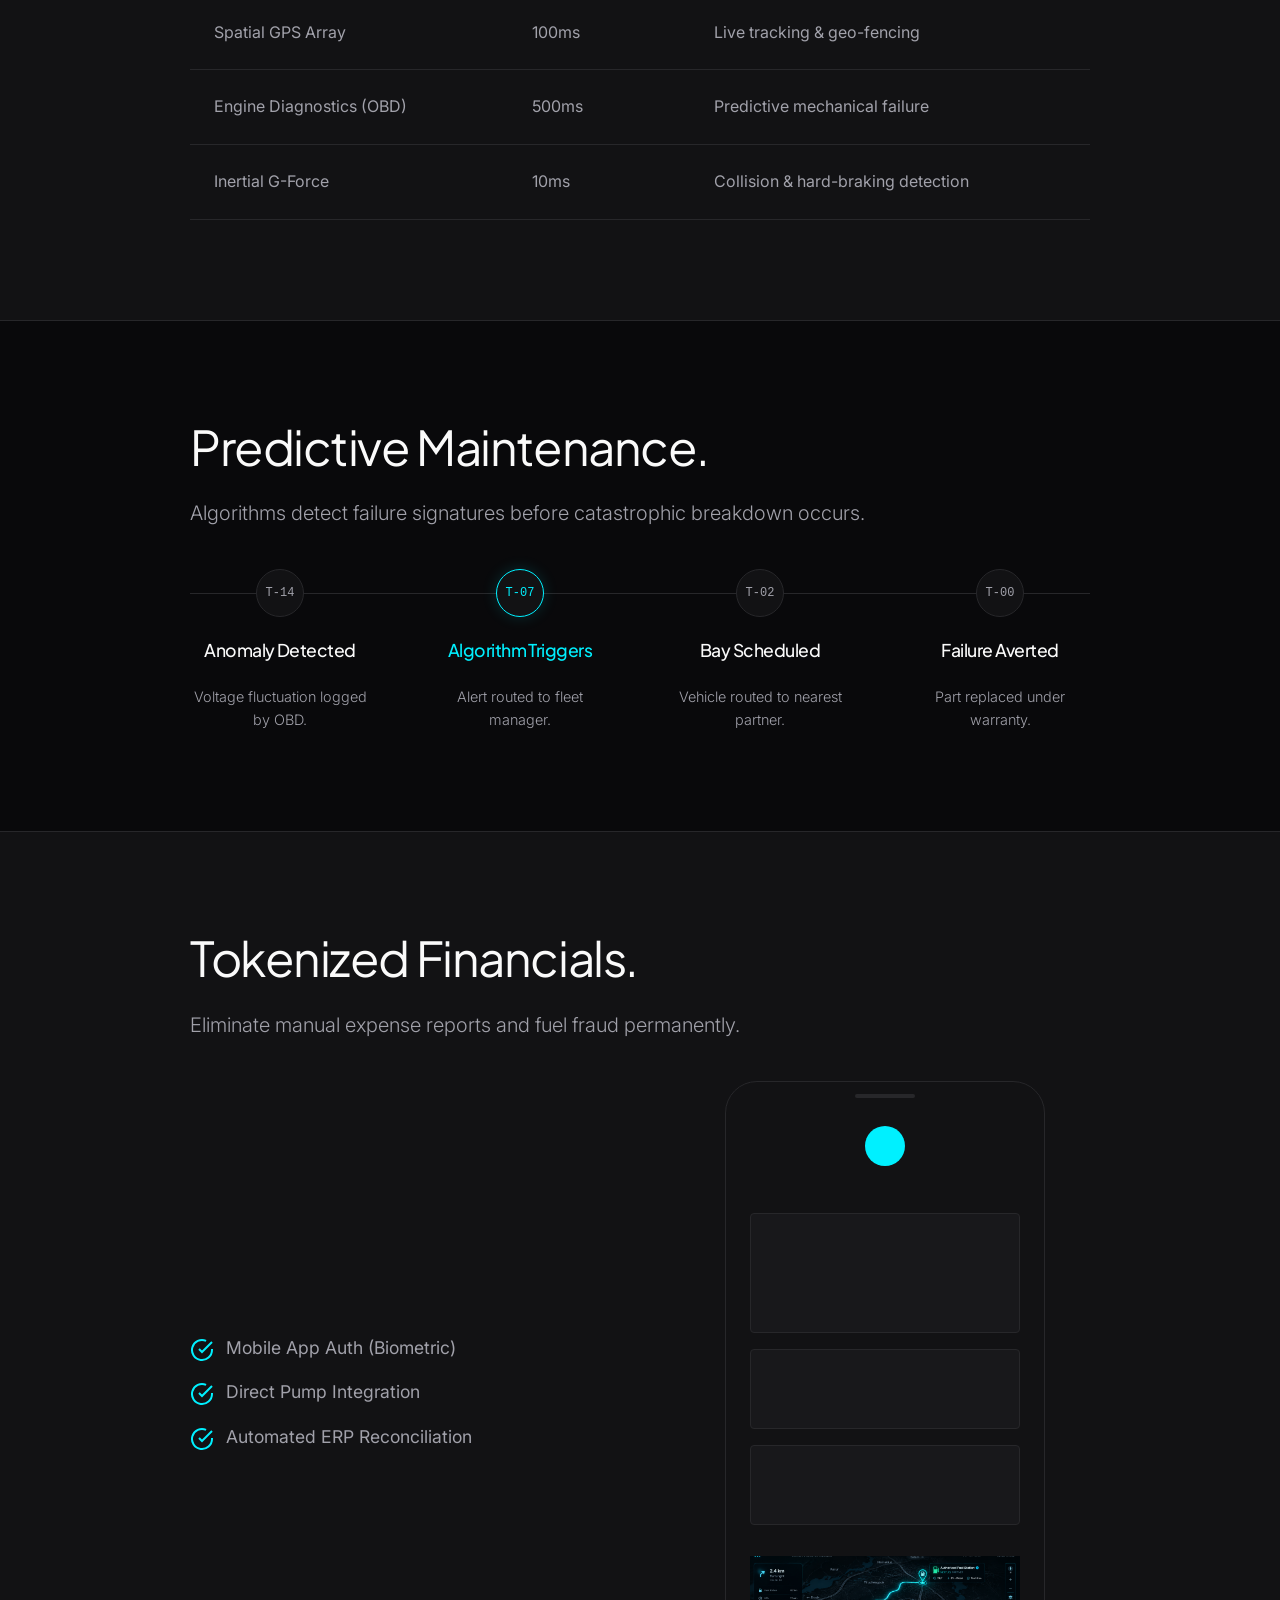
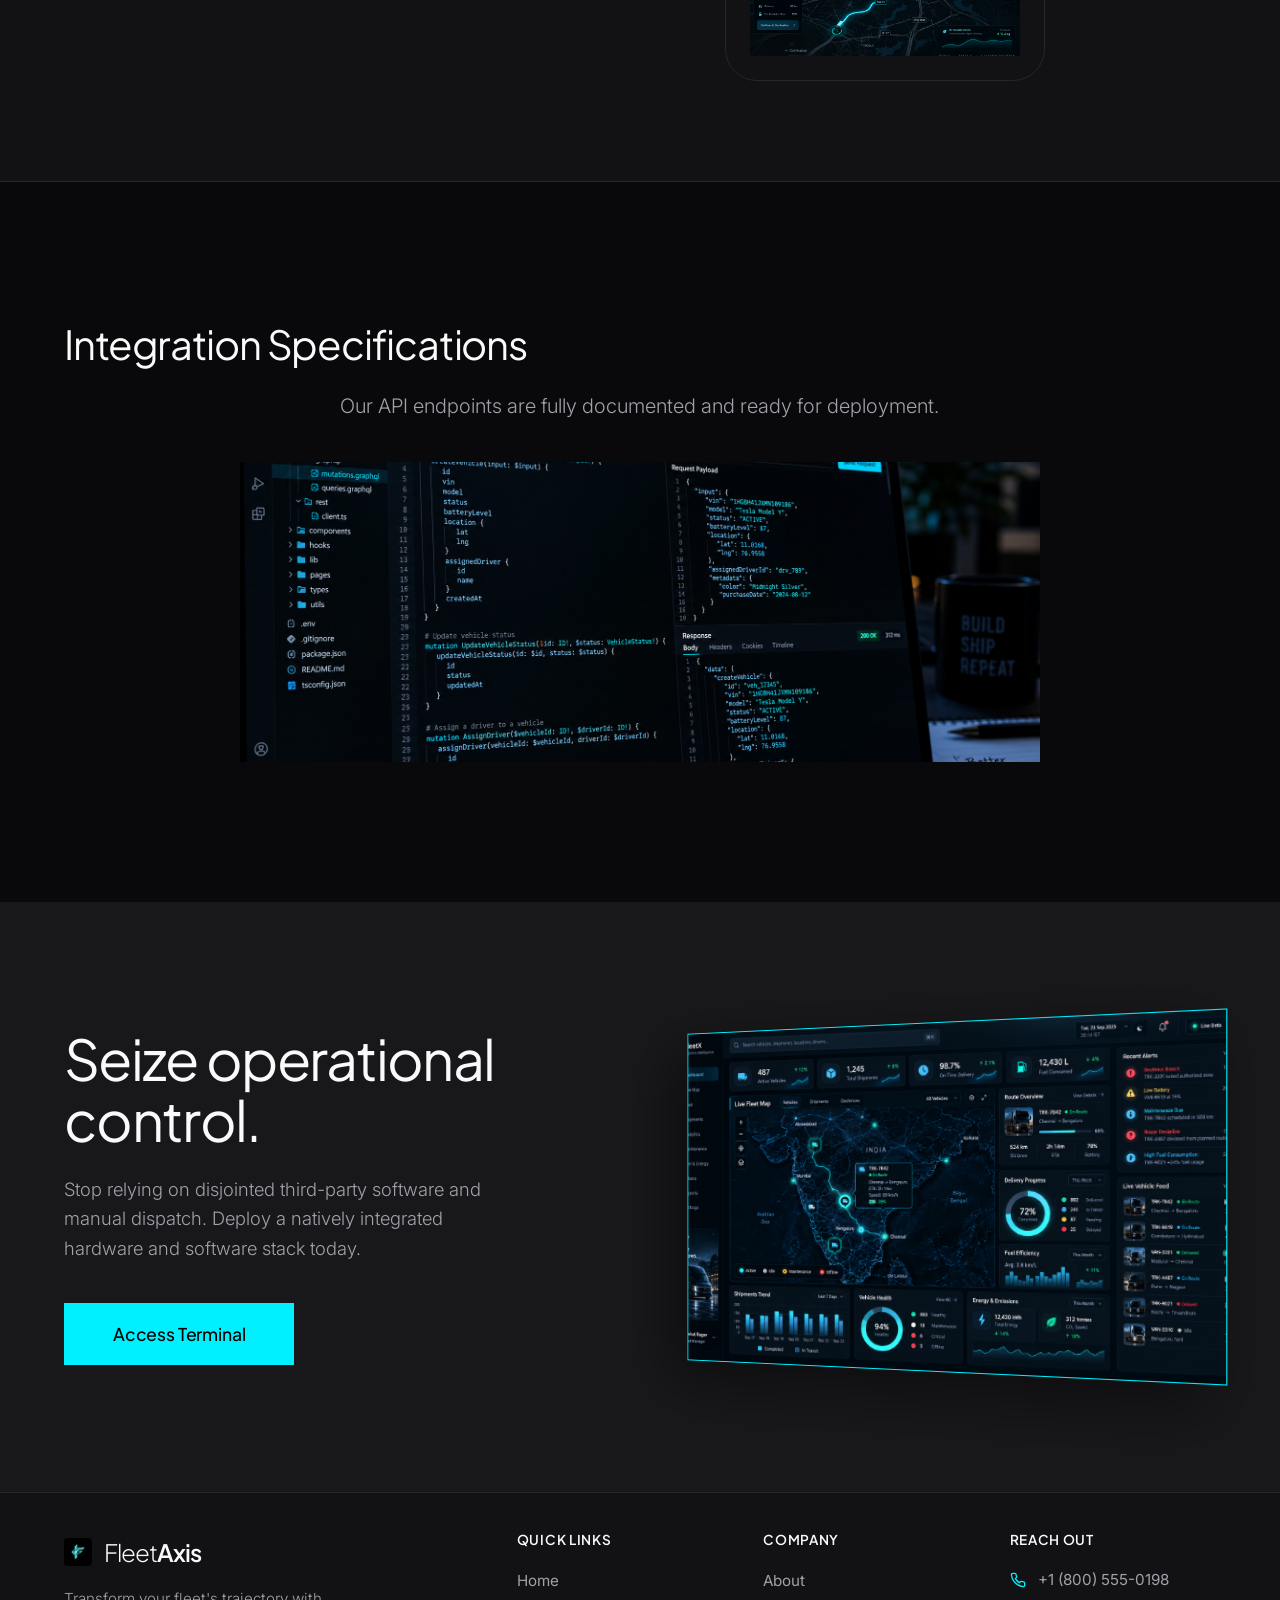
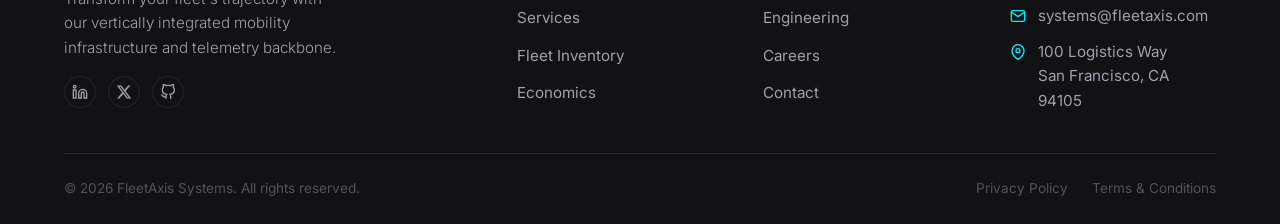
<file: services.html>
<!DOCTYPE html>
<html lang="en" dir="ltr" class="dark">
<head>
  <meta charset="UTF-8">
  <meta name="viewport" content="width=device-width, initial-scale=1.0">
  <title>Capabilities | FleetAxis</title>
  <link rel="stylesheet" href="css/style.css">
  <style>
    /* Services Specific Bespoke Styles */
    .services-hero { padding-top: calc(var(--header-h) + 120px); padding-bottom: 120px; border-bottom: 1px solid var(--border-color); position: relative; }
    
    .capability-block { padding: 100px 0; border-bottom: 1px solid var(--border-color); position: relative; }
    
    .comp-table { width: 100%; border-collapse: collapse; margin-top: 40px; }
    .comp-table th, .comp-table td { padding: 24px; text-align: left; border-bottom: 1px solid var(--border-color); }
    .comp-table th { font-family: 'Plus Jakarta Sans', sans-serif; font-weight: 600; font-size: 1.1rem; color: var(--text-base); }
    .comp-table td { color: var(--text-muted); }

    .lead-text { font-size: 1.25rem; line-height: 1.6; color: var(--text-muted); margin-bottom: 32px; font-weight: 300; }

    /* S4: Timeline */
    .maint-timeline { display: flex; align-items: flex-start; justify-content: space-between; margin-top: 40px; position: relative; }
    .maint-timeline::before { content: ''; position: absolute; top: 24px; left: 0; right: 0; height: 1px; background: var(--border-color); z-index: 1; }
    .timeline-node { width: 48px; height: 48px; border-radius: 50%; background: var(--bg-surface); border: 1px solid var(--border-color); position: relative; z-index: 2; display: flex; align-items: center; justify-content: center; font-family: 'SFMono-Regular', monospace; font-size: 0.75rem; color: var(--text-muted); }
    .timeline-node.active { border-color: var(--accent-cyan); color: var(--accent-cyan); box-shadow: 0 0 15px var(--accent-cyan-glow); }
    .timeline-step { display: flex; flex-direction: column; align-items: center; text-align: center; width: 180px; gap: 24px; }

    /* S6: Simulated UI */
    .ui-sim { border: 1px solid var(--border-color); border-radius: var(--r-xl); width: 320px; height: 600px; background: var(--bg-surface); margin: 0 auto; padding: 24px; display: flex; flex-direction: column; position: relative; }
    .ui-sim::before { content: ''; position: absolute; top: 12px; left: 50%; transform: translateX(-50%); width: 60px; height: 4px; background: var(--border-color); border-radius: 4px; }
    .ui-module { background: var(--bg-surface-2); height: 80px; border-radius: var(--r-sm); margin-bottom: 16px; border: 1px solid var(--border-color); }
    .ui-module:nth-child(2) { height: 120px; }
    
    .tech-list { list-style: none; padding: 0; margin-top: 24px; display: flex; flex-direction: column; gap: 16px; }
    .tech-list li { display: flex; align-items: flex-start; gap: 12px; color: var(--text-muted); font-size: 1.1rem; line-height: 1.6; }
    .tech-list li svg { flex-shrink: 0; margin-top: 4px; }
    
    @media (max-width: 900px) {
      .maint-timeline { flex-direction: column; gap: 40px; }
      .maint-timeline::before { display: none; }
      .timeline-step { flex-direction: row; text-align: left; width: 100%; align-items: flex-start; }
      .comp-table { display: block; overflow-x: auto; white-space: nowrap; }
    }
    @media (max-width: 480px) {
      .services-hero { padding-top: calc(var(--header-h) + 60px); padding-bottom: 60px; }
      .capability-block { padding: 48px 0; }
      .comp-table th, .comp-table td { padding: 12px 10px; font-size: 0.85rem; }
      .ui-sim { width: 100%; height: 400px; }
      .lead-text { font-size: 1rem; }
      .tech-list li { font-size: 0.95rem; }
    }
  </style>
  <link rel="icon" type="image/jpeg" href="images/favicon.jpg">
</head>
<body>

  <!-- HEADER -->
  <header class="header">
    <div class="container header-inner">
      <a href="index.html" class="logo"><img src="images/favicon.jpg" alt="FleetAxis Logo" class="brand-logomark"><div>Fleet<strong>Axis</strong></div></a>
      <nav class="nav">
        <div class="nav-item">
          <a href="#" class="nav-link">Architecture</a>
          <div class="dropdown">
            <a href="index.html" class="dropdown-item">Home 1 (Cinematic)</a>
            <a href="home2.html" class="dropdown-item">Home 2 (Swiss Grid)</a>
          </div>
        </div>
        <div class="nav-item"><a href="services.html" class="nav-link active">Capabilities</a></div>
        <div class="nav-item"><a href="catalog.html" class="nav-link">Fleet Inventory</a></div>
        <div class="nav-item"><a href="pricing.html" class="nav-link">Economics</a></div>
        <div class="nav-item">
          <a href="login.html" class="nav-link">Terminal</a>
          <div class="dropdown">
            <a href="dashboard-user.html" class="dropdown-item">User Dashboard</a>
            <a href="dashboard-admin.html" class="dropdown-item">Admin Dashboard</a>
          </div>
        </div>
      </nav>
      <div class="header-controls">
        <a href="login.html" class="btn btn-primary" style="padding: 8px 16px; font-size: 0.85rem;">Deploy Core</a>
        <div class="dir-toggle" id="dirToggle">LTR</div>
        <button class="btn-icon theme-toggle" id="themeToggle"><svg width="18" height="18" viewBox="0 0 24 24" fill="none" stroke="currentColor" stroke-width="1.5"><circle cx="12" cy="12" r="5"></circle></svg></button>
        <button class="hamburger" id="hamburger" aria-label="Toggle menu">
          <span></span><span></span><span></span>
        </button>
      </div>
    </div>
  </header>

  <!-- MOBILE NAV DRAWER -->
  <nav class="mobile-nav" id="mobileNav" aria-label="Mobile navigation">
    <a href="index.html" class="mobile-nav-link">Home 1 (Cinematic)</a>
    <a href="home2.html" class="mobile-nav-link">Home 2 (Swiss Grid)</a>
    <a href="services.html" class="mobile-nav-link active">Capabilities</a>
    <a href="catalog.html" class="mobile-nav-link">Fleet Inventory</a>
    <a href="pricing.html" class="mobile-nav-link">Economics</a>
    <a href="login.html" class="mobile-nav-link">Terminal</a>
    <a href="dashboard-user.html" class="mobile-nav-sub">User Dashboard</a>
    <a href="dashboard-admin.html" class="mobile-nav-sub">Admin Dashboard</a>
    <div class="mobile-nav-cta">
      <a href="login.html" class="btn btn-primary" style="margin-bottom: 24px;">Deploy Core</a>
      <div style="display: flex; gap: 16px; align-items: center; justify-content: center;">
        <div class="dir-toggle">LTR</div>
        <button class="btn-icon theme-toggle" aria-label="Toggle dark/light mode" style="width: 36px; height: 36px; display: flex; align-items: center; justify-content: center;">
          <svg width="18" height="18" viewBox="0 0 24 24" fill="none" stroke="currentColor" stroke-width="1.5"><circle cx="12" cy="12" r="5"></circle></svg>
        </button>
      </div>
    </div>
  </nav>

  <main>
    <!-- S1: HERO -->
    <section class="services-hero" style="position: relative; overflow: hidden; min-height: 80vh; display: flex; align-items: center; justify-content: center; background: #000;">
      <!-- Background Image -->
      <div style="position: absolute; inset: 0; background: url('images/services-hero.png') center/cover no-repeat; opacity: 0.5; z-index: 1; filter: brightness(0.6);"></div>
      
      <div class="container relative" style="z-index: 2; text-align: center; display: flex; flex-direction: column; align-items: center;">
        <div class="reveal" style="width: 100%; max-width: 800px; margin: 0 auto;">
          <div class="label-mini" style="margin-bottom: 24px; border-color: rgba(255,255,255,0.2); color: #fff;">Platform Capabilities</div>
          <h1 class="display-1" style="margin-bottom: 24px; color: #fff;">Deep<br>Integration.</h1>
          <p class="lead-text" style="width: 100%; max-width: 600px; margin: 0 auto; color: rgba(255,255,255,0.8);">
            Explore the technical mechanics of the FleetAxis architecture. From algorithmic vehicle procurement to autonomous financial ledgers.
          </p>
        </div>
      </div>
    </section>

    <!-- S2: CAPABILITY 1 (Procurement) -->
    <section class="section capability-block">
      <div class="container">
        <div class="reveal" style="width: 100%; max-width: 900px; margin: 0 auto;">
          <h2 style="font-size: clamp(2rem, 8vw, 3rem); margin-bottom: 24px;">Algorithmic Procurement.</h2>
          <p class="lead-text">We mathematically eliminate human bias from vehicle selection.</p>
          
          <div class="grid" style="grid-template-columns: 1fr 1fr; gap: 40px; margin-top: 40px;">
            <div>
              <ul class="tech-list">
                <li><svg width="24" height="24" viewBox="0 0 24 24" fill="none" stroke="var(--accent-cyan)" stroke-width="2"><path d="M22 11.08V12a10 10 0 1 1-5.93-9.14"></path><polyline points="22 4 12 14.01 9 11.01"></polyline></svg>Historical Route Analysis</li>
                <li><svg width="24" height="24" viewBox="0 0 24 24" fill="none" stroke="var(--accent-cyan)" stroke-width="2"><path d="M22 11.08V12a10 10 0 1 1-5.93-9.14"></path><polyline points="22 4 12 14.01 9 11.01"></polyline></svg>Payload Weight Calculation</li>
                <li><svg width="24" height="24" viewBox="0 0 24 24" fill="none" stroke="var(--accent-cyan)" stroke-width="2"><path d="M22 11.08V12a10 10 0 1 1-5.93-9.14"></path><polyline points="22 4 12 14.01 9 11.01"></polyline></svg>Climate & Terrain Modeling</li>
              </ul>
            </div>
            <div class="img-placeholder" style="height: 200px; padding: 0; overflow: hidden; border: none; background: transparent;">
              <img src="images/services-comparison.png" alt="UI Dashboard showing vehicle comparison" style="width: 100%; height: 100%; object-fit: cover; display: block; border-radius: inherit;">
            </div>
          </div>
        </div>
      </div>
    </section>

    <!-- S3: CAPABILITY 2 (Telemetry) -->
    <section class="section capability-block" style="background: var(--bg-surface);">
      <div class="container">
        <div class="reveal" style="width: 100%; max-width: 900px; margin: 0 auto;">
          <h2 style="font-size: clamp(2rem, 8vw, 3rem); margin-bottom: 24px;">Millisecond Telemetry.</h2>
          <p class="lead-text">Native OBD-II hardware pushing high-frequency engine metrics.</p>
          
          <table class="comp-table">
            <tr><th>Data Stream</th><th>Frequency</th><th>Use Case</th></tr>
            <tr><td>Spatial GPS Array</td><td>100ms</td><td>Live tracking & geo-fencing</td></tr>
            <tr><td>Engine Diagnostics (OBD)</td><td>500ms</td><td>Predictive mechanical failure</td></tr>
            <tr><td>Inertial G-Force</td><td>10ms</td><td>Collision & hard-braking detection</td></tr>
          </table>
        </div>
      </div>
    </section>

    <!-- S4: CAPABILITY 3 (Maintenance) -->
    <section class="section capability-block">
      <div class="container">
        <div class="reveal" style="width: 100%; max-width: 900px; margin: 0 auto;">
          <h2 style="font-size: clamp(2rem, 8vw, 3rem); margin-bottom: 24px;">Predictive Maintenance.</h2>
          <p class="lead-text">Algorithms detect failure signatures before catastrophic breakdown occurs.</p>
          
          <div class="maint-timeline">
            <div class="timeline-step">
              <div class="timeline-node">T-14</div>
              <h4 style="font-size: 1.1rem;">Anomaly Detected</h4>
              <p style="font-size: 0.9rem; color: var(--text-muted);">Voltage fluctuation logged by OBD.</p>
            </div>
            <div class="timeline-step">
              <div class="timeline-node active">T-07</div>
              <h4 style="font-size: 1.1rem; color: var(--accent-cyan);">Algorithm Triggers</h4>
              <p style="font-size: 0.9rem; color: var(--text-muted);">Alert routed to fleet manager.</p>
            </div>
            <div class="timeline-step">
              <div class="timeline-node">T-02</div>
              <h4 style="font-size: 1.1rem;">Bay Scheduled</h4>
              <p style="font-size: 0.9rem; color: var(--text-muted);">Vehicle routed to nearest partner.</p>
            </div>
            <div class="timeline-step">
              <div class="timeline-node">T-00</div>
              <h4 style="font-size: 1.1rem;">Failure Averted</h4>
              <p style="font-size: 0.9rem; color: var(--text-muted);">Part replaced under warranty.</p>
            </div>
          </div>
        </div>
      </div>
    </section>

    <!-- S5: CAPABILITY 4 (Financial Ledger) -->
    <section class="section capability-block" style="background: var(--bg-surface);">
      <div class="container">
        <div class="reveal" style="width: 100%; max-width: 900px; margin: 0 auto;">
          <h2 style="font-size: clamp(2rem, 8vw, 3rem); margin-bottom: 24px;">Tokenized Financials.</h2>
          <p class="lead-text">Eliminate manual expense reports and fuel fraud permanently.</p>
          
          <div class="grid" style="grid-template-columns: 1fr 1fr; gap: 80px; margin-top: 40px; align-items: center;">
            <div>
              <ul class="tech-list">
                <li><svg width="24" height="24" viewBox="0 0 24 24" fill="none" stroke="var(--accent-cyan)" stroke-width="2"><path d="M22 11.08V12a10 10 0 1 1-5.93-9.14"></path><polyline points="22 4 12 14.01 9 11.01"></polyline></svg>Mobile App Auth (Biometric)</li>
                <li><svg width="24" height="24" viewBox="0 0 24 24" fill="none" stroke="var(--accent-cyan)" stroke-width="2"><path d="M22 11.08V12a10 10 0 1 1-5.93-9.14"></path><polyline points="22 4 12 14.01 9 11.01"></polyline></svg>Direct Pump Integration</li>
                <li><svg width="24" height="24" viewBox="0 0 24 24" fill="none" stroke="var(--accent-cyan)" stroke-width="2"><path d="M22 11.08V12a10 10 0 1 1-5.93-9.14"></path><polyline points="22 4 12 14.01 9 11.01"></polyline></svg>Automated ERP Reconciliation</li>
              </ul>
            </div>
            <div class="ui-sim">
              <div style="text-align: center; margin: 20px 0 40px;"><div style="width: 40px; height: 40px; background: var(--accent-cyan); border-radius: 50%; display: inline-block;"></div></div>
              <div class="ui-module"></div>
              <div class="ui-module"></div>
              <div class="ui-module"></div>
              <div class="img-placeholder" style="margin-top: auto; height: 100px; padding: 0; overflow: hidden; border: none; background: transparent;">
                <img src="images/services-map.png" alt="UI Map" style="width: 100%; height: 100%; object-fit: cover; display: block; border-radius: inherit;">
              </div>
            </div>
          </div>
        </div>
      </div>
    </section>

    <!-- S6: INTEGRATION SPECS -->
    <section class="section">
      <div class="container text-center reveal" style="width: 100%;">
        <h2 style="font-size: 2.5rem; margin-bottom: 24px;">Integration Specifications</h2>
        <p class="lead-text" style="width: 100%; max-width: 600px; margin: 0 auto 40px;">Our API endpoints are fully documented and ready for deployment.</p>
        <div class="img-placeholder" style="height: 300px; width: 100%; max-width: 800px; margin: 0 auto; padding: 0; overflow: hidden; border: none; background: transparent;">
          <img src="images/services-code.png" alt="Developer Documentation Code Block" style="width: 100%; height: 100%; object-fit: cover; display: block; border-radius: inherit;">
        </div>
      </div>
    </section>

    <!-- S7: CTA -->
    <section class="section" style="padding: 120px 0; background: var(--bg-surface-2); position: relative; overflow: hidden;">
      <div class="container relative z-10">
        <div class="grid" style="grid-template-columns: 1fr 1fr; gap: 40px; align-items: center;">
          <div class="reveal">
            <h2 style="font-size: clamp(2rem, 9vw, 3.5rem); margin-bottom: 24px; line-height: 1.1;">Seize operational control.</h2>
            <p style="font-size: 1.15rem; color: var(--text-muted); margin-bottom: 40px; width: 100%; max-width: 450px; line-height: 1.6;">
              Stop relying on disjointed third-party software and manual dispatch. Deploy a natively integrated hardware and software stack today.
            </p>
            <a href="login.html" class="btn btn-primary" style="padding: 16px 48px; font-size: 1.1rem;">Access Terminal</a>
          </div>
          <div class="reveal delay-1">
            <div class="img-placeholder" style="height: 350px; border: 1px solid var(--accent-cyan); background: rgba(0, 240, 255, 0.05); transform: perspective(1000px) rotateY(-15deg); box-shadow: -20px 20px 60px rgba(0,0,0,0.5); padding: 0; overflow: hidden;">
              <img src="images/services-dashboard.png" alt="Isometric Dashboard Interface" style="width: 100%; height: 100%; object-fit: cover; display: block; border-radius: inherit;">
            </div>
          </div>
        </div>
      </div>
    </section>

  </main>

  <!-- FOOTER -->
  <footer class="footer">
    <div class="container">
      <div class="footer-grid">
        <div class="footer-col" style="max-width: 280px;">
          <a href="index.html" class="logo" style="margin-bottom: 16px;"><img src="images/favicon.jpg" alt="FleetAxis Logo" class="brand-logomark"><div>Fleet<strong>Axis</strong></div></a>
          <p style="font-size: 0.95rem; color: var(--text-muted); line-height: 1.6;">
            Transform your fleet's trajectory with our vertically integrated mobility infrastructure and telemetry backbone.
          </p>
          <div class="social-links" style="margin-top: 16px;">
            <a href="#" class="social-icon" aria-label="LinkedIn"><svg width="16" height="16" viewBox="0 0 24 24" fill="none" stroke="currentColor" stroke-width="2"><path d="M16 8a6 6 0 0 1 6 6v7h-4v-7a2 2 0 0 0-2-2 2 2 0 0 0-2 2v7h-4v-7a6 6 0 0 1 6-6z"></path><rect x="2" y="9" width="4" height="12"></rect><circle cx="4" cy="4" r="2"></circle></svg></a>
            <a href="#" class="social-icon" aria-label="X (Twitter)"><svg width="16" height="16" viewBox="0 0 24 24" fill="currentColor" stroke="none"><path d="M18.244 2.25h3.308l-7.227 8.26 8.502 11.24H16.17l-5.214-6.817L4.99 21.75H1.68l7.73-8.835L1.254 2.25H8.08l4.713 6.231zm-1.161 17.52h1.833L7.084 4.126H5.117z"></path></svg></a>
            <a href="#" class="social-icon" aria-label="GitHub"><svg width="16" height="16" viewBox="0 0 24 24" fill="none" stroke="currentColor" stroke-width="2"><path d="M9 19c-5 1.5-5-2.5-7-3m14 6v-3.87a3.37 3.37 0 0 0-.94-2.61c3.14-.35 6.44-1.54 6.44-7A5.44 5.44 0 0 0 20 4.77 5.07 5.07 0 0 0 19.91 1S18.73.65 16 2.48a13.38 13.38 0 0 0-7 0C6.27.65 5.09 1 5.09 1A5.07 5.07 0 0 0 5 4.77a5.44 5.44 0 0 0-1.5 3.78c0 5.42 3.3 6.61 6.44 7A3.37 3.37 0 0 0 9 18.13V22"></path></svg></a>
          </div>
        </div>
        
        <div class="footer-col">
          <h6>Quick Links</h6>
          <ul>
            <li><a href="index.html">Home</a></li>
            <li><a href="services.html">Services</a></li>
            <li><a href="catalog.html">Fleet Inventory</a></li>
            <li><a href="pricing.html">Economics</a></li>
          </ul>
        </div>
        
        <div class="footer-col">
          <h6>Company</h6>
          <ul>
            <li><a href="#">About</a></li>
            <li><a href="#">Engineering</a></li>
            <li><a href="#">Careers</a></li>
            <li><a href="#">Contact</a></li>
          </ul>
        </div>
        
        <div class="footer-col">
          <h6>Reach Out</h6>
          <ul class="contact-list">
            <li>
              <svg width="16" height="16" viewBox="0 0 24 24" fill="none" stroke="currentColor" stroke-width="2"><path d="M22 16.92v3a2 2 0 0 1-2.18 2 19.79 19.79 0 0 1-8.63-3.07 19.5 19.5 0 0 1-6-6 19.79 19.79 0 0 1-3.07-8.67A2 2 0 0 1 4.11 2h3a2 2 0 0 1 2 1.72 12.84 12.84 0 0 0 .7 2.81 2 2 0 0 1-.45 2.11L8.09 9.91a16 16 0 0 0 6 6l1.27-1.27a2 2 0 0 1 2.11-.45 12.84 12.84 0 0 0 2.81.7A2 2 0 0 1 22 16.92z"></path></svg>
              <span>+1 (800) 555-0198</span>
            </li>
            <li>
              <svg width="16" height="16" viewBox="0 0 24 24" fill="none" stroke="currentColor" stroke-width="2"><path d="M4 4h16c1.1 0 2 .9 2 2v12c0 1.1-.9 2-2 2H4c-1.1 0-2-.9-2-2V6c0-1.1.9-2 2-2z"></path><polyline points="22,6 12,13 2,6"></polyline></svg>
              <a href="mailto:systems@fleetaxis.com">systems@fleetaxis.com</a>
            </li>
            <li>
              <svg width="16" height="16" viewBox="0 0 24 24" fill="none" stroke="currentColor" stroke-width="2"><path d="M21 10c0 7-9 13-9 13s-9-6-9-13a9 9 0 0 1 18 0z"></path><circle cx="12" cy="10" r="3"></circle></svg>
              <span style="line-height: 1.6;">100 Logistics Way<br>San Francisco, CA 94105</span>
            </li>
          </ul>
        </div>
      </div>
      
      <div class="footer-bottom">
        <div>&copy; 2026 FleetAxis Systems. All rights reserved.</div>
        <div class="footer-bottom-links">
          <a href="#">Privacy Policy</a>
          <a href="#">Terms & Conditions</a>
        </div>
      </div>
    </div>
  </footer>

  <script src="js/main.js"></script>
</body>
</html>
</file>
<file: css/style.css>
/* ============================================
   FLEETAXIS — ULTRA PREMIUM REDESIGN
   Vehicle Fleet Management & Leasing
   ============================================ */

@import url('https://fonts.googleapis.com/css2?family=Plus+Jakarta+Sans:wght@300;400;500;600;700;800&family=Inter:wght@300;400;500;600&display=swap');

/* ─── 1. RESET & BASE ──────────────────────── */
*,
*::before,
*::after {
  box-sizing: border-box;
  margin: 0;
  padding: 0;
}

html {
  scroll-behavior: smooth;
  font-size: 16px;
  overflow-x: hidden;
  max-width: 100vw;
}

body {
  font-family: 'Inter', sans-serif;
  background: var(--bg-base);
  color: var(--text-base);
  line-height: 1.6;
  overflow-x: hidden;
  max-width: 100vw;
  transition: background 0.4s ease, color 0.4s ease;
  position: relative;
}

/* Premium Noise Texture Overlay */
body::before {
  content: '';
  position: fixed;
  inset: 0;
  z-index: 9999;
  pointer-events: none;
  background-image: url("data:image/svg+xml,%3Csvg viewBox='0 0 200 200' xmlns='http://www.w3.org/2000/svg'%3E%3Cfilter id='noiseFilter'%3E%3CfeTurbulence type='fractalNoise' baseFrequency='0.8' numOctaves='3' stitchTiles='stitch'/%3E%3C/filter%3E%3Crect width='100%25' height='100%25' filter='url(%23noiseFilter)' opacity='0.03'/%3E%3C/svg%3E");
  opacity: 1;
}

html.dark body::before {
  opacity: 0.05;
}

img,
svg {
  display: block;
  max-width: 100%;
}

a {
  color: inherit;
  text-decoration: none;
}

ul,
ol {
  list-style: none;
}

button {
  cursor: pointer;
  border: none;
  background: none;
  font-family: inherit;
}

input,
textarea,
select {
  font-family: inherit;
}

/* ─── 2. DESIGN TOKENS ─────────────────────── */
:root {
  /* Ultra-Premium Light Palette (Editorial/Swiss) */
  --bg-base: #F4F4F5;
  /* Off-white, slightly cool */
  --bg-surface: #FFFFFF;
  /* Pure white */
  --bg-surface-2: #E4E4E7;
  /* Subtle grey */

  --text-base: #18181B;
  /* Zinc 900 */
  --text-muted: #52525B;
  /* Zinc 600 */
  --text-faint: #A1A1AA;
  /* Zinc 400 */

  --border-color: #D4D4D8;
  /* Zinc 300 */
  --border-light: #E4E4E7;

  /* Brand Accents */
  --accent-cyan: #0072F5;
  /* Deep Tech Blue for light mode */
  --accent-cyan-glow: rgba(0, 114, 245, 0.2);
  --accent-silver: #A1A1AA;
  --accent-gold: #B8860B;

  /* Layout */
  --header-h: 88px;
  --container-w: 1440px;
  --section-py: 140px;
  /* Generous macro spacing */

  /* Radii - Moving away from standard cards to either sharp or massive */
  --r-sharp: 0px;
  --r-sm: 4px;
  --r-xl: 32px;
  --r-pill: 999px;

  /* Shadows - Very subtle, mostly reliant on borders */
  --shadow-float: 0 20px 40px rgba(0, 0, 0, 0.04);
}

/* Dark Mode (Fintech/Cyber vibe) */
html.dark {
  --bg-base: #09090B;
  /* Almost pure black */
  --bg-surface: #121214;
  /* Very dark grey */
  --bg-surface-2: #18181B;

  --text-base: #FAFAFA;
  /* Off-white */
  --text-muted: #A1A1AA;
  --text-faint: #52525B;

  --border-color: #27272A;
  --border-light: #18181B;

  --accent-cyan: #00F0FF;
  /* Neon Cyan */
  --accent-cyan-glow: rgba(0, 240, 255, 0.15);

  --shadow-float: 0 20px 40px rgba(0, 0, 0, 0.4);
}

/* ─── 3. TYPOGRAPHY ─────────────────────────── */
/* Using Plus Jakarta Sans for a highly engineered, modern look */
h1,
h2,
h3,
h4,
h5,
h6 {
  font-family: 'Plus Jakarta Sans', sans-serif;
  font-weight: 500;
  color: var(--text-base);
  line-height: 1.1;
  letter-spacing: -0.03em;
}

/* Oversized typography for editorial feel */
.display-1 {
  font-size: clamp(3.5rem, 8vw, 7rem);
  font-weight: 300;
  letter-spacing: -0.05em;
  line-height: 1;
}

h1 {
  font-size: clamp(2.5rem, 5vw, 4.5rem);
  font-weight: 400;
}

h2 {
  font-size: clamp(2rem, 4vw, 3.5rem);
  font-weight: 400;
}

h3 {
  font-size: clamp(1.5rem, 3vw, 2.5rem);
}

h4 {
  font-size: 1.5rem;
}

p {
  font-size: 1.125rem;
  line-height: 1.6;
  color: var(--text-muted);
  font-weight: 300;
}

.text-lead {
  font-size: 1.5rem;
  line-height: 1.5;
  color: var(--text-muted);
  font-weight: 300;
}

.text-sm {
  font-size: 0.875rem;
}

.text-xs {
  font-size: 0.75rem;
  letter-spacing: 0.05em;
  text-transform: uppercase;
  font-weight: 600;
}

.font-jakarta {
  font-family: 'Plus Jakarta Sans', sans-serif;
}

.font-mono {
  font-family: 'SFMono-Regular', Consolas, 'Liberation Mono', Menlo, monospace;
}

/* ─── 4. LAYOUT & GRIDS ─────────────────────── */
.container {
  width: 100%;
  max-width: var(--container-w);
  margin-inline: auto;
  padding-inline: 5vw;
}

.section {
  padding-block: var(--section-py);
  position: relative;
}

.section-sm {
  padding-block: 80px;
}

/* Utility Layouts */
.grid {
  display: grid;
}

.flex {
  display: flex;
}

/* Asymmetric Grid (For Home 1) */
.grid-asymmetric {
  display: grid;
  grid-template-columns: 5fr 7fr;
  gap: 80px;
  align-items: center;
}

/* Swiss Editorial Grid (For Home 2) */
.grid-swiss {
  display: grid;
  grid-template-columns: repeat(12, 1fr);
  gap: 1px;
  /* Borders created by gap background */
  background: var(--border-color);
  border: 1px solid var(--border-color);
}

.grid-swiss>* {
  background: var(--bg-base);
  padding: 40px;
}

.flex {
  display: flex;
}

.flex-between {
  display: flex;
  align-items: center;
  justify-content: space-between;
}

.flex-center {
  display: flex;
  align-items: center;
  justify-content: center;
}

/* ─── 5. UI ELEMENTS ─────────────────────────── */
/* Bespoke Buttons - moving away from standard pill/rounded boxes */
.btn {
  display: inline-flex;
  align-items: center;
  justify-content: center;
  gap: 12px;
  padding: 16px 32px;
  font-family: 'Plus Jakarta Sans', sans-serif;
  font-weight: 500;
  font-size: 1rem;
  letter-spacing: -0.01em;
  transition: all 0.3s cubic-bezier(0.16, 1, 0.3, 1);
  position: relative;
  overflow: hidden;
  border-radius: var(--r-sharp);
  /* Sharp edges for premium feel */
}

.btn-primary {
  background: var(--text-base);
  color: var(--bg-base);
  border: 1px solid var(--text-base);
}

.btn-primary:hover {
  background: transparent;
  color: var(--text-base);
}

html.dark .btn-primary {
  background: var(--accent-cyan);
  color: #000;
  border-color: var(--accent-cyan);
}

html.dark .btn-primary:hover {
  background: transparent;
  color: var(--accent-cyan);
  box-shadow: 0 0 30px var(--accent-cyan-glow);
}

.btn-outline {
  background: transparent;
  color: var(--text-base);
  border: 1px solid var(--border-color);
}

.btn-outline:hover {
  border-color: var(--text-base);
  background: var(--bg-surface);
}

.btn-icon {
  width: 48px;
  height: 48px;
  display: flex;
  align-items: center;
  justify-content: center;
  border: 1px solid var(--border-color);
  border-radius: 50%;
  color: var(--text-base);
  transition: all 0.3s ease;
}

.btn-icon:hover {
  border-color: var(--text-base);
  transform: scale(1.05);
}

/* Decorative Lines & Labels */
.line-x {
  width: 100%;
  height: 1px;
  background: var(--border-color);
}

.line-y {
  width: 1px;
  height: 100%;
  background: var(--border-color);
}

.label-mini {
  display: inline-flex;
  align-items: center;
  gap: 8px;
  font-size: 0.75rem;
  font-weight: 600;
  text-transform: uppercase;
  letter-spacing: 0.1em;
  color: var(--text-muted);
}

.label-mini::before {
  content: '';
  display: block;
  width: 12px;
  height: 12px;
  background: var(--accent-cyan);
  border-radius: 50%;
}

/* Glassmorphism Panels */
.glass-panel {
  background: rgba(255, 255, 255, 0.03);
  backdrop-filter: blur(40px);
  -webkit-backdrop-filter: blur(40px);
  border: 1px solid rgba(255, 255, 255, 0.05);
}

html.dark .glass-panel {
  background: rgba(255, 255, 255, 0.02);
  border: 1px solid rgba(255, 255, 255, 0.05);
}

/* ─── 6. HEADER (Bespoke) ────────────────────── */
.header {
  position: fixed;
  top: 0;
  left: 0;
  right: 0;
  height: var(--header-h);
  z-index: 1000;
  transition: all 0.4s ease;
  border-bottom: 1px solid transparent;
}

.header.scrolled {
  background: rgba(244, 244, 245, 0.8);
  backdrop-filter: blur(20px);
  -webkit-backdrop-filter: blur(20px);
  border-bottom: 1px solid var(--border-color);
}

html.dark .header.scrolled {
  background: rgba(9, 9, 11, 0.8);
}

.header-inner {
  display: flex;
  align-items: center;
  justify-content: space-between;
  height: 100%;
}

/* Logo */
.logo {
  display: flex;
  align-items: center;
  gap: 12px;
  font-family: 'Plus Jakarta Sans', sans-serif;
  font-weight: 300;
  font-size: 1.5rem;
  letter-spacing: -0.04em;
  color: var(--text-base);
}

.logo strong {
  font-weight: 600;
}

.logo-icon {
  width: 32px;
  height: 32px;
  position: relative;
}

.logo-icon::before,
.logo-icon::after {
  content: '';
  position: absolute;
  background: var(--text-base);
}

.logo-icon::before {
  width: 100%;
  height: 2px;
  top: 10px;
}

.logo-icon::after {
  width: 60%;
  height: 2px;
  bottom: 10px;
  right: 0;
}

html.dark .logo-icon::before,
html.dark .logo-icon::after {
  background: var(--accent-cyan);
}

/* Navigation */
.nav {
  display: flex;
  gap: 40px;
  position: absolute;
  left: 50%;
  transform: translateX(-50%);
}

.nav-link {
  display: inline-flex;
  align-items: center;
  gap: 6px;
  font-size: 0.875rem;
  font-weight: 500;
  color: var(--text-muted);
  transition: color 0.3s ease;
  position: relative;
  padding-block: 8px;
}

.nav-link:hover,
.nav-link.active {
  color: var(--text-base);
}

.nav-link::after {
  content: '';
  position: absolute;
  bottom: 0;
  left: 0;
  width: 100%;
  height: 1px;
  background: var(--text-base);
  transform: scaleX(0);
  transform-origin: right;
  transition: transform 0.4s cubic-bezier(0.16, 1, 0.3, 1);
}

.nav-link:hover::after,
.nav-link.active::after {
  transform: scaleX(1);
  transform-origin: left;
}

/* Right Controls */
.header-controls {
  display: flex;
  align-items: center;
  gap: 20px;
}

.dir-toggle {
  font-family: 'SFMono-Regular', monospace;
  font-size: 0.75rem;
  text-transform: uppercase;
  letter-spacing: 0.1em;
  color: var(--text-muted);
  cursor: pointer;
}

.dir-toggle:hover {
  color: var(--text-base);
}

/* Dropdown styling (minimalist) */
.nav-item {
  position: relative;
}

/* Dropdown indicator */
.nav-item:has(.dropdown) .nav-link::before {
  content: '';
  display: inline-block;
  width: 0;
  height: 0;
  border-left: 4px solid transparent;
  border-right: 4px solid transparent;
  border-top: 5px solid currentColor;
  opacity: 0.5;
  transition: transform 0.3s ease;
  margin-top: 2px;
  order: 2;
  /* Force it to appear after the text */
}

.nav-item:hover:has(.dropdown) .nav-link::before {
  transform: rotate(180deg);
}

.dropdown {
  position: absolute;
  top: 100%;
  left: 50%;
  transform: translateX(-50%) translateY(10px);
  background: var(--bg-surface);
  border: 1px solid var(--border-color);
  padding: 12px 0;
  min-width: 200px;
  opacity: 0;
  visibility: hidden;
  transition: all 0.3s ease;
  box-shadow: var(--shadow-float);
  z-index: 999;
}

/* Invisible bridge to prevent hover loss when moving mouse to dropdown */
.dropdown::before {
  content: '';
  position: absolute;
  top: -20px;
  left: 0;
  width: 100%;
  height: 20px;
}

.nav-item:hover .dropdown {
  opacity: 1;
  visibility: visible;
  transform: translateX(-50%) translateY(0);
}

[dir="rtl"] .dropdown {
  left: auto;
  right: 50%;
  transform: translateX(50%) translateY(10px);
}

[dir="rtl"] .nav-item:hover .dropdown {
  transform: translateX(50%) translateY(0);
}

.dropdown-item {
  display: block;
  padding: 8px 24px;
  font-size: 0.875rem;
  color: var(--text-muted);
  transition: color 0.2s, background 0.2s;
}

.dropdown-item:hover {
  color: var(--text-base);
  background: var(--bg-surface-2);
}

/* ─── 7. ANIMATIONS & VISUALS ────────────────── */
@keyframes slideUpFade {
  from {
    opacity: 0;
    transform: translateY(40px);
  }

  to {
    opacity: 1;
    transform: translateY(0);
  }
}

.reveal {
  animation: slideUpFade 1s cubic-bezier(0.16, 1, 0.3, 1) forwards;
  opacity: 0;
}

.delay-1 {
  animation-delay: 0.2s;
}

.delay-2 {
  animation-delay: 0.4s;
}

.delay-3 {
  animation-delay: 0.6s;
}

/* Abstract CSS Topography Grid (Used in Hero) */
.topo-grid {
  position: absolute;
  inset: 0;
  background-image:
    linear-gradient(to right, var(--border-light) 1px, transparent 1px),
    linear-gradient(to bottom, var(--border-light) 1px, transparent 1px);
  background-size: 100px 100px;
  mask-image: radial-gradient(ellipse at center, black 20%, transparent 70%);
  -webkit-mask-image: radial-gradient(ellipse at center, black 20%, transparent 70%);
  opacity: 0.5;
  pointer-events: none;
}

html.dark .topo-grid {
  opacity: 0.15;
}

/* Glowing nodes (CSS only) */
.node {
  position: absolute;
  width: 4px;
  height: 4px;
  background: var(--accent-cyan);
  border-radius: 50%;
  box-shadow: 0 0 20px 4px var(--accent-cyan-glow);
}

.node::before {
  content: '';
  position: absolute;
  inset: -10px;
  border: 1px solid var(--accent-cyan);
  border-radius: 50%;
  animation: pulse-ring 3s infinite;
}

@keyframes pulse-ring {
  0% {
    transform: scale(0.5);
    opacity: 1;
  }

  100% {
    transform: scale(2.5);
    opacity: 0;
  }
}

/* ─── 8. FOOTER (Enhanced) ─────────────────────── */
.footer {
  border-top: 1px solid var(--border-color);
  padding-top: 40px;
  padding-bottom: 24px;
  background: var(--bg-surface);
}

.footer-grid {
  display: grid;
  grid-template-columns: 2fr 1fr 1fr 1fr;
  gap: 40px;
}

.footer-col h6 {
  font-size: 0.85rem;
  font-weight: 600;
  text-transform: uppercase;
  letter-spacing: 0.05em;
  color: var(--text-base);
  margin-bottom: 20px;
}

.footer-col ul {
  display: flex;
  flex-direction: column;
  gap: 12px;
}

.footer-col ul.contact-list li {
  display: flex;
  flex-direction: row;
  flex-wrap: nowrap;
  gap: 12px;
  align-items: flex-start;
}

.footer-col ul.contact-list li svg {
  color: var(--accent-cyan);
  flex-shrink: 0;
  margin-top: 4px;
}

.footer-col a,
.footer-col span {
  font-size: 0.95rem;
  color: var(--text-muted);
  transition: color 0.3s;
  display: inline-block;
}

.footer-col a.logo {
  display: flex;
  font-size: 1.5rem;
  color: var(--text-base);
}

.footer-col a:hover {
  color: var(--accent-cyan);
}

.social-links {
  display: flex;
  gap: 12px;
  margin-top: 20px;
}

.footer-col a.social-icon {
  display: flex !important;
  align-items: center;
  justify-content: center;
}

.social-icon {
  width: 32px;
  height: 32px;
  border: 1px solid var(--border-color);
  border-radius: 50%;
  display: flex;
  align-items: center;
  justify-content: center;
  color: var(--text-muted);
  transition: all 0.3s;
}

.social-icon svg {
  display: block;
  margin: auto;
}

.social-icon:hover {
  color: var(--accent-cyan);
  border-color: var(--accent-cyan);
  transform: translateY(-2px);
}

.footer-bottom {
  margin-top: 40px;
  padding-top: 24px;
  border-top: 1px solid var(--border-color);
  display: flex;
  justify-content: space-between;
  align-items: center;
  font-size: 0.85rem;
  color: var(--text-faint);
}

.footer-bottom-links {
  display: flex;
  gap: 24px;
}

.footer-bottom-links a {
  color: var(--text-faint);
  transition: color 0.3s;
}

.footer-bottom-links a:hover {
  color: var(--accent-cyan);
}

/* ─── 9. RTL SUPPORT ─────────────────────────── */
[dir="rtl"] .logo-icon::after {
  right: auto;
  left: 0;
}

[dir="rtl"] .nav-link::after {
  transform-origin: left;
}

[dir="rtl"] .nav-link:hover::after,
[dir="rtl"] .nav-link.active::after {
  transform-origin: right;
}

/* ─── 10. RESPONSIVE & HAMBURGER ─────────────────────────── */

/* ── Mobile Nav Drawer ── */
.mobile-nav {
  display: none;
  position: fixed;
  top: var(--header-h);
  left: 0;
  right: 0;
  bottom: 0;
  background: var(--bg-surface);
  z-index: 998;
  flex-direction: column;
  padding: 32px 24px;
  overflow-y: auto;
  border-top: 1px solid var(--border-color);
  transform: translateX(-100%);
  transition: transform 0.35s cubic-bezier(0.16, 1, 0.3, 1);
}

.mobile-nav.open {
  transform: translateX(0);
}

/* Show mobile-nav as flex only when hamburger is visible */
@media (max-width: 1024px) {
  .mobile-nav {
    display: flex;
  }
}

.mobile-nav-link {
  display: block;
  padding: 18px 0;
  font-family: 'Plus Jakarta Sans', sans-serif;
  font-size: 1.1rem;
  font-weight: 500;
  color: var(--text-muted);
  border-bottom: 1px solid var(--border-color);
  transition: color 0.2s;
}

.mobile-nav-link:hover,
.mobile-nav-link.active {
  color: var(--text-base);
}

.mobile-nav-sub {
  padding: 10px 0 10px 16px;
  font-size: 0.9rem;
  color: var(--text-faint);
  border-bottom: 1px solid var(--border-color);
  display: block;
  transition: color 0.2s;
}
.mobile-nav-sub:hover { color: var(--text-base); }

.mobile-nav-cta {
  margin-top: 32px;
}

.mobile-nav-cta .btn {
  width: 100%;
  justify-content: center;
}

/* ── Hamburger Button ── */
.hamburger {
  display: none;
  flex-direction: column;
  justify-content: center;
  gap: 5px;
  cursor: pointer;
  padding: 8px;
  border: 1px solid var(--border-color);
  border-radius: var(--r-sm);
  background: transparent;
  transition: border-color 0.3s;
  min-width: 42px;
  min-height: 42px;
}

.hamburger:hover {
  border-color: var(--text-base);
}

.hamburger span {
  display: block;
  width: 22px;
  height: 1.5px;
  background: var(--text-base);
  transition: transform 0.3s ease, opacity 0.3s ease;
  border-radius: 2px;
}

.hamburger.active span:nth-child(1) {
  transform: translateY(6.5px) rotate(45deg);
}

.hamburger.active span:nth-child(2) {
  opacity: 0;
  transform: scaleX(0);
}

.hamburger.active span:nth-child(3) {
  transform: translateY(-6.5px) rotate(-45deg);
}

/* ── Breakpoints ── */
@media (max-width: 1024px) {
  .nav {
    display: none;
  }

  .hamburger {
    display: flex;
  }

  .grid-asymmetric {
    grid-template-columns: 1fr;
    gap: 40px;
  }

  .grid-swiss {
    grid-template-columns: 1fr;
  }

  .footer-grid {
    grid-template-columns: 1fr 1fr;
    gap: 60px;
  }
}

@media (max-width: 768px) {
  :root {
    --section-py: 60px;
    --header-h: 64px;
  }

  .footer-grid {
    grid-template-columns: 1fr;
    gap: 40px;
  }

  .header-controls .btn {
    display: none;
  }

  .header-controls .dir-toggle,
  .header-controls .theme-toggle {
    display: none;
  }

  /* Typography scale-down */
  .display-1 {
    font-size: clamp(2.2rem, 9vw, 3.5rem);
  }

  h1 {
    font-size: clamp(1.8rem, 7vw, 2.5rem);
  }

  h2 {
    font-size: clamp(1.5rem, 6vw, 2rem);
  }

  p {
    font-size: 1rem;
  }

  .text-lead {
    font-size: 1.1rem;
  }
}

/* ── 360px / Small Mobile Fixes ── */
@media (max-width: 480px) {
  :root {
    --section-py: 48px;
    --header-h: 60px;
  }

  /* Prevent any horizontal overflow */
  body {
    overflow-x: hidden;
  }

  .container {
    padding-inline: 16px;
  }

  /* Header: logo + hamburger only, no overflow */
  .header-inner {
    padding-inline: 16px;
  }

  .logo {
    font-size: 1.2rem;
    gap: 8px;
  }

  .brand-logomark {
    width: 22px;
    height: 22px;
  }

  /* Typography */
  .display-1 {
    font-size: clamp(2rem, 10vw, 3rem);
    letter-spacing: -0.03em;
  }

  h1 {
    font-size: clamp(1.6rem, 8vw, 2.2rem);
  }

  h2 {
    font-size: clamp(1.3rem, 7vw, 1.8rem);
  }

  h3 {
    font-size: clamp(1.1rem, 5vw, 1.5rem);
  }

  p {
    font-size: 0.95rem;
  }

  .text-lead {
    font-size: 1rem;
  }

  /* Buttons */
  .btn {
    padding: 12px 20px;
    font-size: 0.9rem;
  }

  /* Sections */
  .section {
    padding-block: var(--section-py);
  }

  /* Footer */
  .footer-grid {
    grid-template-columns: 1fr;
    gap: 32px;
  }

  .footer-bottom {
    flex-direction: column;
    gap: 16px;
    text-align: center;
  }

  .footer-bottom-links {
    flex-wrap: wrap;
    justify-content: center;
    gap: 16px;
  }

  /* Grids */
  .grid-asymmetric {
    grid-template-columns: 1fr;
    gap: 32px;
  }

  .grid-swiss {
    grid-template-columns: 1fr;
  }

  /* Mobile nav drawer */
  .mobile-nav {
    padding: 24px 16px;
  }

  .mobile-nav-link {
    font-size: 1rem;
    padding: 14px 0;
  }
}

/* ==========================================================================
   HOME 2 SPECIFIC LAYOUTS
   ========================================================================== */

/* Swiss Grid Utilities */
.swiss-grid-container {
  padding: 120px 5vw;
}

.col-span-12 {
  grid-column: span 12;
}

.col-span-8 {
  grid-column: span 8;
}

.col-span-6 {
  grid-column: span 6;
}

.col-span-4 {
  grid-column: span 4;
}

/* Interactive Blocks */
.lease-calc-block {
  display: flex;
  flex-direction: column;
  padding: 40px;
  background: var(--bg-surface-2);
  border: 1px solid var(--border-color);
}

.slider {
  -webkit-appearance: none;
  width: 100%;
  height: 4px;
  background: var(--border-color);
  outline: none;
  margin-top: 24px;
}

.slider::-webkit-slider-thumb {
  -webkit-appearance: none;
  appearance: none;
  width: 20px;
  height: 20px;
  border-radius: 50%;
  background: var(--accent-cyan);
  cursor: pointer;
}

/* Brutalist Features List */
.features-list {
  display: flex;
  flex-direction: column;
}

.f-item {
  display: grid;
  grid-template-columns: 100px 300px 1fr;
  gap: 40px;
  padding: 80px 5vw;
  border-bottom: 1px solid var(--border-color);
  align-items: center;
}

.f-item:first-child {
  border-top: 1px solid var(--border-color);
}

/* Global Map Section */
.global-map-section {
  padding: 160px 5vw;
  background: var(--text-base);
  color: var(--bg-base);
  position: relative;
  overflow: hidden;
}

.css-map {
  position: absolute;
  top: 50%;
  right: 0;
  transform: translateY(-50%);
  width: 60%;
  height: 150%;
  background-image: radial-gradient(circle at center, rgba(255, 255, 255, 0.1) 1px, transparent 1px);
  background-size: 20px 20px;
  mask-image: radial-gradient(ellipse at center, black, transparent 70%);
  -webkit-mask-image: radial-gradient(ellipse at center, black, transparent 70%);
}

/* Security Section */
.security-section {
  padding: 120px 0;
  background: var(--bg-surface);
}

.sec-grid {
  display: grid;
  grid-template-columns: 1fr;
  gap: 24px;
}

.sec-card {
  padding: 32px;
  border: 1px solid var(--border-color);
  background: var(--bg-base);
}

.sec-card h4 {
  font-size: 1.25rem;
  margin-bottom: 16px;
  color: var(--accent-cyan);
}

.sec-card p {
  color: var(--text-muted);
  line-height: 1.6;
}

/* Stark CTA */
.stark-cta {
  border-top: 1px solid var(--border-color);
}

/* Mobile Adjustments for Home 2 */
@media (max-width: 900px) {

  .col-span-8,
  .col-span-6,
  .col-span-4 {
    grid-column: span 12;
  }

  .f-item {
    grid-template-columns: 1fr;
    gap: 24px;
    padding: 60px 5vw;
  }
}

/* Brand Logomark (Replaces .logo-icon) */
.brand-logomark {
  width: 28px;
  height: 28px;
  border-radius: 4px;
  object-fit: contain;
}

html:not(.dark) .brand-logomark {
  filter: invert(1) hue-rotate(180deg);
}
</file>
<file: css/dashboard.css>
/* ============================================
   FLEETAXIS — HIGH-END TERMINAL DASHBOARD
   ============================================ */

body.dashboard-layout {
  background: var(--bg-base);
  display: flex;
  height: 100vh;
  overflow: hidden;
  font-family: 'Inter', sans-serif;
  color: var(--text-base);
}

/* Force dark mode for terminal feel on dashboards if desired, but respect theme toggle */
.dash-sidebar {
  width: 280px;
  background: var(--bg-surface);
  border-right: 1px solid var(--border-color);
  display: flex;
  flex-direction: column;
  height: 100%;
  flex-shrink: 0;
  z-index: 100;
  transition: transform 0.3s;
}
[dir="rtl"] .dash-sidebar { border-right: none; border-left: 1px solid var(--border-color); }

.sidebar-header {
  height: var(--header-h);
  display: flex;
  align-items: center;
  padding: 0 32px;
  border-bottom: 1px solid var(--border-color);
}
.sidebar-header .logo { font-size: 1.25rem; }

.sidebar-nav {
  padding: 32px 16px;
  flex: 1;
  overflow-y: auto;
  display: flex;
  flex-direction: column;
  gap: 4px;
}

.sidebar-section {
  font-family: 'SFMono-Regular', monospace;
  font-size: 0.7rem;
  font-weight: 600;
  text-transform: uppercase;
  letter-spacing: 0.1em;
  color: var(--text-faint);
  margin: 24px 0 12px 16px;
}

.sidebar-link {
  display: flex;
  align-items: center;
  gap: 12px;
  padding: 12px 16px;
  border-radius: var(--r-sm);
  color: var(--text-muted);
  font-weight: 500;
  font-size: 0.9rem;
  transition: all 0.2s;
}
.sidebar-link svg { width: 16px; height: 16px; opacity: 0.7; }
.sidebar-link:hover, .sidebar-link.active {
  background: var(--bg-surface-2);
  color: var(--text-base);
}
.sidebar-link.active svg { opacity: 1; color: var(--text-base); }
html.dark .sidebar-link.active { background: rgba(0, 240, 255, 0.05); color: var(--accent-cyan); }
html.dark .sidebar-link.active svg { color: var(--accent-cyan); }

.sidebar-footer {
  padding: 24px 32px;
  border-top: 1px solid var(--border-color);
}
.user-profile { display: flex; align-items: center; gap: 16px; }
.avatar {
  width: 40px; height: 40px;
  background: var(--text-base);
  color: var(--bg-base);
  display: flex; align-items: center; justify-content: center;
  font-family: 'Plus Jakarta Sans', sans-serif;
  font-weight: 600; font-size: 1rem;
}
.user-info { display: flex; flex-direction: column; }
.user-name { font-weight: 600; font-size: 0.9rem; }
.user-role { font-family: 'SFMono-Regular', monospace; font-size: 0.7rem; color: var(--text-muted); text-transform: uppercase; }

/* ─── MAIN CONTENT ────────────────────────── */
.dash-main {
  flex: 1;
  display: flex;
  flex-direction: column;
  min-width: 0;
  height: 100%;
}

.dash-header {
  height: var(--header-h);
  background: var(--bg-base);
  border-bottom: 1px solid var(--border-color);
  display: flex;
  align-items: center;
  justify-content: space-between;
  padding: 0 40px;
  flex-shrink: 0;
}
.header-search {
  display: flex;
  align-items: center;
  width: 400px;
  border-bottom: 1px solid var(--border-color);
  padding-bottom: 8px;
}
.header-search:focus-within { border-color: var(--accent-cyan); }
.header-search svg { width: 16px; height: 16px; color: var(--text-muted); margin-inline-end: 12px; }
.header-search input {
  border: none; background: transparent; outline: none; width: 100%;
  color: var(--text-base); font-family: 'SFMono-Regular', monospace; font-size: 0.85rem;
}

.dash-content {
  flex: 1;
  overflow-y: auto;
  padding: 40px;
}

.dash-title-area {
  display: flex;
  justify-content: space-between;
  align-items: flex-end;
  margin-bottom: 40px;
}
.dash-title {
  font-family: 'Plus Jakarta Sans', sans-serif;
  font-size: 2.5rem;
  font-weight: 300;
  line-height: 1;
  letter-spacing: -0.03em;
}

/* ─── TERMINAL GRID & PANELS ──────────────── */
.terminal-grid {
  display: grid;
  grid-template-columns: repeat(4, 1fr);
  gap: 1px;
  background: var(--border-color);
  border: 1px solid var(--border-color);
  margin-bottom: 40px;
}
.t-panel {
  background: var(--bg-surface);
  padding: 32px;
  display: flex;
  flex-direction: column;
}
.t-panel.span-2 { grid-column: span 2; }
.t-panel.span-3 { grid-column: span 3; }
.t-panel.span-4 { grid-column: span 4; }

.t-label {
  font-family: 'SFMono-Regular', monospace;
  font-size: 0.75rem;
  text-transform: uppercase;
  letter-spacing: 0.1em;
  color: var(--text-muted);
  margin-bottom: 16px;
  display: flex;
  align-items: center;
  justify-content: space-between;
}
.t-value {
  font-family: 'Plus Jakarta Sans', sans-serif;
  font-size: 3rem;
  font-weight: 300;
  line-height: 1;
  color: var(--text-base);
}
.t-sub {
  margin-top: 16px;
  font-size: 0.85rem;
  color: var(--text-muted);
  display: flex;
  align-items: center;
  gap: 8px;
}
.t-sub.pos { color: #10B981; }
.t-sub.neg { color: #EF4444; }
html.dark .t-sub.pos { color: #34D399; }
html.dark .t-sub.neg { color: #F87171; }

/* ─── DATA TABLES (Fintech Style) ─────────── */
.data-table {
  width: 100%;
  border-collapse: collapse;
}
.data-table th, .data-table td {
  padding: 16px 0;
  text-align: left;
  border-bottom: 1px solid var(--border-color);
}
.data-table th {
  font-family: 'SFMono-Regular', monospace;
  font-size: 0.7rem;
  text-transform: uppercase;
  letter-spacing: 0.1em;
  color: var(--text-muted);
}
.data-table td {
  font-size: 0.9rem;
  color: var(--text-base);
}
.data-table tr:hover td { background: var(--bg-surface-2); }

/* Status Indicators */
.t-status {
  display: inline-flex; align-items: center; gap: 6px;
  font-family: 'SFMono-Regular', monospace; font-size: 0.75rem;
}
.t-status::before { content: ''; width: 6px; height: 6px; border-radius: 50%; background: currentColor; }
.ts-active { color: #10B981; }
.ts-warn { color: #F59E0B; }
.ts-crit { color: #EF4444; }
html.dark .ts-active { color: #34D399; box-shadow: 0 0 10px rgba(52,211,153,0.3); }
html.dark .ts-warn { color: #FBBF24; box-shadow: 0 0 10px rgba(251,191,36,0.3); }
html.dark .ts-crit { color: #F87171; box-shadow: 0 0 10px rgba(248,113,113,0.3); }

/* ─── CSS CHARTS (Minimal) ────────────────── */
.t-chart {
  display: flex;
  align-items: flex-end;
  gap: 8px;
  height: 120px;
  margin-top: 24px;
}
.t-bar {
  flex: 1;
  background: var(--border-color);
  transition: height 1s;
}
.t-bar:hover { background: var(--text-base); }
html.dark .t-bar:hover { background: var(--accent-cyan); box-shadow: 0 0 15px var(--accent-cyan-glow); }

/* ─── RESPONSIVE ──────────────────────────── */
.mobile-sidebar-toggle { display: none; }
@media (max-width: 1200px) {
  .terminal-grid { grid-template-columns: repeat(2, 1fr); }
}
@media (max-width: 1024px) {
  .dash-sidebar {
    position: fixed; top: 0; left: 0; bottom: 0;
    transform: translateX(-100%);
    box-shadow: 0 0 40px rgba(0,0,0,0.1);
  }
  .dash-sidebar.open { transform: translateX(0); }
  [dir="rtl"] .dash-sidebar { left: auto; right: 0; transform: translateX(100%); }
  [dir="rtl"] .dash-sidebar.open { transform: translateX(0); }
  .mobile-sidebar-toggle { display: flex; }
  .header-search { display: none; }
}
@media (max-width: 768px) {
  .terminal-grid { grid-template-columns: 1fr; }
  .dash-title-area { flex-direction: column; align-items: flex-start; gap: 16px; }
}

@media (max-width: 480px) {
  .dash-header {
    padding: 0 16px;
    gap: 8px;
  }

  .dash-content {
    padding: 16px;
  }

  .t-panel {
    padding: 20px 16px;
  }

  .t-value {
    font-size: 2rem;
  }

  .dash-title {
    font-size: 1.6rem;
  }

  .dash-title-area {
    margin-bottom: 24px;
  }

  .dash-title-area .btn {
    width: 100%;
    justify-content: center;
  }

  .data-table th,
  .data-table td {
    padding: 10px 4px;
    font-size: 0.78rem;
  }

  /* Hide less-important table column on tiny screens */
  .data-table th:nth-child(3),
  .data-table td:nth-child(3) {
    display: none;
  }
}
</file>
